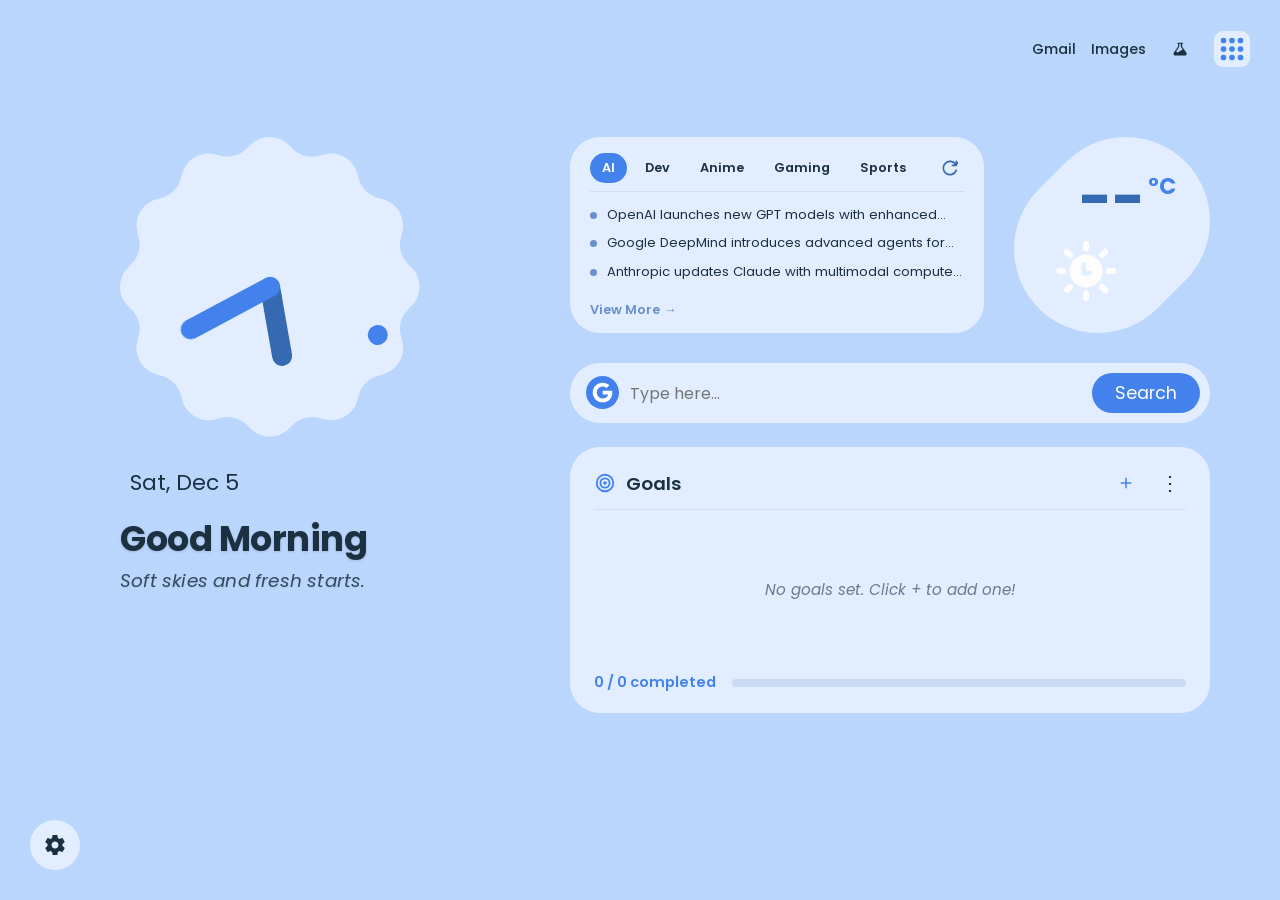
<file: index.html>
<!--
     Material You New Tab
     Copyright (c) 2024-2026 Prem, 2023-2025 XengShi
     Licensed under the GNU General Public License v3.0 (GPL-3.0)
     You should have received a copy of the GNU General Public License along with this program.
     If not, see <https://www.gnu.org/licenses/>.
-->

<!DOCTYPE html>
<html lang="en">

<head>
    <meta charset="UTF-8">
    <meta content="width=device-width, initial-scale=1.0" name="viewport">
    <meta name="google-site-verification" content="j8K161R-W9yVVDoylaoPd2twGbjToAC3EzAFfZU1YOY" />
    <title>New Tab</title>
    <link href="style.css" rel="stylesheet">
    <link href="./favicon/icon48.png" id="favicon" rel="icon" type="image/png">
    <link rel="preconnect" href="https://fonts.googleapis.com">

    <!-- SCRIPTS -->
    <script src="scripts/preload.js"></script>
    <script defer src="scripts/languages.js"></script>
    <script defer src="scripts/save-load-states.js"></script>
    <script defer src="scripts/menu-shortcut-page.js"></script>
    <script defer src="scripts/theme.js"></script>
    <script defer src="scripts/browser-utils.js"></script>
    <script defer src="scripts/alert-modal.js"></script>
    <script defer src="scripts/wallpaper.js"></script>
    <script defer src="scripts/widgets-transparency.js"></script>
    <script defer src="scripts/clock.js"></script>
    <script defer src="scripts/weather.js"></script>
    <script defer src="scripts/news.js"></script>
    <script defer src="scripts/calendar.js"></script>
    <script defer src="scripts/search.js"></script>
    <script defer src="scripts/shortcuts.js"></script>
    <script defer src="scripts/script.js"></script>
    <script defer src="scripts/search-suggestions.js"></script>
    <script defer src="scripts/ai-tools.js"></script>
    <script defer src="scripts/goals.js"></script>
    <script defer src="scripts/google-apps.js"></script>

    <!-- LANGUAGES SCRIPTS -->
    <script src="locales/en.js"></script>
</head>

<body>
    <!-- --------------------- Loading Screen Starting --------------------- -->
    <img src="./images/Loading.png" id="LoadingScreen" fetchpriority="high" />

    <div id="menuButton">
        <svg xmlns="http://www.w3.org/2000/svg" viewBox="0 0 24 24" fill="currentColor" class="settings-btn-icon"
            style="width: 24px; height: 24px;">
            <path
                d="M19.43 12.98c.04-.32.07-.64.07-.98s-.03-.66-.07-.98l2.11-1.65c.19-.15.24-.42.12-.64l-2-3.46c-.12-.22-.39-.3-.61-.22l-2.49 1a8.45 8.45 0 0 0-1.69-.98l-.38-2.65C14.46 2.18 14.25 2 14 2h-4c-.25 0-.46.18-.49.42l-.38 2.65c-.61.25-1.17.59-1.69.98l-2.49-1c-.23-.09-.49 0-.61.22l-2 3.46c-.13.22-.07.49.12.64l2.11 1.65c-.04.32-.07.65-.07.98s.03.66.07.98l-2.11 1.65c-.19.15-.24.42-.12.64l2 3.46c.12.22.39.3.61.22l2.49-1c.52.4 1.08.73 1.69.98l.38 2.65c.03.24.24.42.49.42h4c.25 0 .46-.18.49-.42l.38-2.65c.61-.25 1.17-.59 1.69-.98l2.49 1c.23.09.49 0 .61-.22l2-3.46c.12-.22.07-.49-.12-.64l-2.11-1.65zM12 15.5c-1.93 0-3.5-1.57-3.5-3.5s1.57-3.5 3.5-3.5 3.5 1.57 3.5 3.5-1.57 3.5-3.5 3.5z" />
        </svg>
    </div>



    <!----------------------- Google App Menu Setup Starting ----------------------->

    <!----------------------- Google App Menu Setup Starting ----------------------->
    <!-- Google Header Bar -->
    <div class="googleHeaderBar">
        <a href="https://mail.google.com" target="_self" id="gmailHeaderLink">Gmail</a>
        <a href="https://images.google.com" target="_self" id="imagesHeaderLink">Images</a>
        <!-- Labs Link -->
        <a href="https://labs.google/?category=learn" target="_self" class="header-icon" title="Labs">
            <svg xmlns="http://www.w3.org/2000/svg" viewBox="0 0 64 64" width="24" height="24"
                style="width: 24px; height: 24px; vertical-align: middle;">
                <path fill="currentColor"
                    d="M25,15h14v1h-14z M25,16h15v1h-15z M25,17h15v1h-15z M27,18h3v1h-3z M34,18h4v1h-4z M27,19h3v1h-3z M34,19h4v1h-4z M27,20h3v1h-3z M34,20h4v1h-4z M27,21h3v1h-3z M34,21h4v1h-4z M27,22h3v1h-3z M34,22h4v1h-4z M27,23h3v1h-3z M34,23h4v1h-4z M27,24h3v1h-3z M34,24h4v1h-4z M26,25h4v1h-4z M35,25h3v1h-3z M26,26h3v1h-3z M35,26h3v1h-3z M25,27h4v1h-4z M35,27h4v1h-4z M25,28h3v1h-3z M36,28h4v1h-4z M24,29h4v1h-4z M37,29h3v1h-3z M23,30h4v1h-4z M37,30h4v1h-4z M23,31h3v1h-3z M38,31h4v1h-4z M22,32h4v1h-4z M39,32h4v1h-4z M21,33h4v1h-4z M39,33h4v1h-4z M20,34h4v1h-4z M37,34h7v1h-7z M20,35h4v1h-4z M35,35h10v1h-10z M19,36h4v1h-4z M33,36h12v1h-12z M18,37h4v1h-4z M32,37h14v1h-14z M18,38h4v1h-4z M30,38h17v1h-17z M17,39h6v1h-6z M29,39h18v1h-18z M16,40h8v1h-8z M26,40h22v1h-22z M16,41h33v1h-33z M15,42h34v1h-34z M15,43h35v1h-35z M15,44h35v1h-35z M15,45h35v1h-35z M15,46h34v1h-34z M16,47h33v1h-33z M17,48h31v1h-31z" />
            </svg>
        </a>

        <!-- 9 Dot Icon -->
        <div class="googleAppsCont" id="googleAppsCont">
            <svg class="dot-icon" xmlns="http://www.w3.org/2000/svg" width="36" height="36" viewBox="0 0 24 24">
                <path
                    d="M8 6a2 2 0 1 1-4 0 2 2 0 0 1 4 0m0 6a2 2 0 1 1-4 0 2 2 0 0 1 4 0m-2 8a2 2 0 1 0 0-4 2 2 0 0 0 0 4m8-14a2 2 0 1 1-4 0 2 2 0 0 1 4 0m-2 8a2 2 0 1 0 0-4 2 2 0 0 0 0 4m2 4a2 2 0 1 1-4 0 2 2 0 0 1 4 0m4-10a2 2 0 1 0 0-4 2 2 0 0 0 0 4m2 4a2 2 0 1 1-4 0 2 2 0 0 1 4 0m-2 8a2 2 0 1 0 0-4 2 2 0 0 0 0 4" />
            </svg>
            <!-- Text to appear on hover -->
            <span class="tooltip-text" id="googleAppsHover">Google Apps</span>
        </div>
    </div>

    <!-- Centered Icon Container -->
    <div id="iconContainer" class="icon-container" style="display: none;">
        <!-- 1. Account -->
        <a href="https://myaccount.google.com/" class="icon-item">
            <div class="menuicon">
                <svg xmlns="http://www.w3.org/2000/svg" width="46" height="46" viewBox="0 0 24 24">
                    <path fill="currentColor"
                        d="M12 4c-4.42 0-8 3.58-8 8c0 1.95.7 3.73 1.86 5.12a9.95 9.95 0 0 1 12.28 0A7.96 7.96 0 0 0 20 12c0-4.42-3.58-8-8-8m0 9c-1.93 0-3.5-1.57-3.5-3.5S10.07 6 12 6s3.5 1.57 3.5 3.5S13.93 13 12 13"
                        opacity="0.3" />
                    <path fill="currentColor"
                        d="M12 2C6.48 2 2 6.48 2 12s4.48 10 10 10s10-4.48 10-10S17.52 2 12 2m0 18c-1.74 0-3.34-.56-4.65-1.5C8.66 17.56 10.26 17 12 17s3.34.56 4.65 1.5c-1.31.94-2.91 1.5-4.65 1.5m6.14-2.88a9.95 9.95 0 0 0-12.28 0A7.96 7.96 0 0 1 4 12c0-4.42 3.58-8 8-8s8 3.58 8 8c0 1.95-.7 3.73-1.86 5.12" />
                    <path fill="currentColor"
                        d="M12 5.93c-1.93 0-3.5 1.57-3.5 3.5s1.57 3.5 3.5 3.5s3.5-1.57 3.5-3.5s-1.57-3.5-3.5-3.5m0 5c-.83 0-1.5-.67-1.5-1.5s.67-1.5 1.5-1.5s1.5.67 1.5 1.5s-.67 1.5-1.5 1.5" />
                </svg>
            </div>
            <div class="label short">Account</div>
        </a>
        <!-- 2. Drive -->
        <a href="https://drive.google.com/" class="icon-item">
            <div class="menuicon">
                <svg xmlns="http://www.w3.org/2000/svg" width="40" height="40" viewBox="0 0 24 24">
                    <path fill="currentColor"
                        d="M12.01 1.485c-2.082 0-3.754.02-3.743.047.01.02 1.708 3.001 3.774 6.62l3.76 6.574h3.76c2.081 0 3.753-.02 3.742-.047-.005-.02-1.708-3.001-3.775-6.62l-3.76-6.574zm-4.76 1.73a789.828 789.861 0 0 0-3.63 6.319L0 15.868l1.89 3.298 1.885 3.297 3.62-6.335 3.618-6.33-1.88-3.287C8.1 4.704 7.255 3.22 7.25 3.214zm2.259 12.653-.203.348c-.114.198-.96 1.672-1.88 3.287a423.93 423.948 0 0 1-1.698 2.97c-.01.026 3.24.042 7.222.042h7.244l1.796-3.157c.992-1.734 1.85-3.23 1.906-3.323l.104-.167h-7.249z" />
                </svg>
            </div>
            <div class="label short">Drive</div>
        </a>
        <!-- 3. Docs -->
        <a href="https://docs.google.com/document/" class="icon-item">
            <div class="menuicon">
                <svg xmlns="http://www.w3.org/2000/svg" width="39" height="39" viewBox="0 0 24 24">
                    <path fill="currentColor"
                        d="M14.727 6.727H14V0H4.91c-.905 0-1.637.732-1.637 1.636v20.728c0 .904.732 1.636 1.636 1.636h14.182c.904 0 1.636-.732 1.636-1.636V6.727zm-.545 10.455H7.09v-1.364h7.09v1.364zm2.727-3.273H7.091v-1.364h9.818zm0-3.273H7.091V9.273h9.818zM14.727 6h6l-6-6z" />
                </svg>
            </div>
            <div class="label short">Docs</div>
        </a>
        <!-- 4. Sheets -->
        <a href="https://docs.google.com/spreadsheets/" class="icon-item">
            <div class="menuicon">
                <svg xmlns="http://www.w3.org/2000/svg" width="39" height="39" viewBox="0 0 24 24">
                    <path fill="currentColor"
                        d="M11.318 12.545H7.91v-1.909h3.41v1.91zM14.728 0v6h6zm1.363 10.636h-3.41v1.91h3.41zm0 3.273h-3.41v1.91h3.41zM20.727 6.5v15.864c0 .904-.732 1.636-1.636 1.636H4.909a1.636 1.636 0 0 1-1.636-1.636V1.636C3.273.732 4.005 0 4.909 0h9.318v6.5zm-3.273 2.773H6.545v7.909h10.91v-7.91zm-6.136 4.636H7.91v1.91h3.41v-1.91z" />
                </svg>
            </div>
            <div class="label short">Sheets</div>
        </a>
        <!-- 5. Slides -->
        <a href="https://docs.google.com/presentation/" class="icon-item">
            <div class="menuicon">
                <svg xmlns="http://www.w3.org/2000/svg" width="39" height="39" viewBox="0 0 24 24">
                    <path fill="currentColor"
                        d="M16.09 15.273H7.91v-4.637h8.18zm1.728-8.523h2.91v15.614c0 .904-.733 1.636-1.637 1.636H4.909a1.636 1.636 0 0 1-1.636-1.636V1.636C3.273.732 4.005 0 4.909 0h9.068v6.75zm-.363 2.523H6.545v7.363h10.91zm-2.728-5.979V6h6.001l-6-6v3.294z" />
                </svg>
            </div>
            <div class="label short">Slides</div>
        </a>
        <!-- 6. Vids -->
        <a href="https://vids.google.com/" class="icon-item">
            <div class="menuicon">
                <svg xmlns="http://www.w3.org/2000/svg" width="40" height="40" viewBox="0 0 24 24" fill="none">
                    <rect x="3" y="3" width="18" height="18" rx="6" fill="#673ab7" />
                    <polygon points="10,8 16,12 10,16" fill="white" />
                </svg>
            </div>
            <div class="label short">Vids</div>
        </a>
        <!-- 7. NotebookLM -->
        <a href="https://notebooklm.google.com/" class="icon-item">
            <div class="menuicon">
                <img src="images/asset-preview.webp" alt="NotebookLM"
                    style="width: 36px; height: 36px; border-radius: 50%; object-fit: cover;" />
            </div>
            <div class="label short">NotebookLM</div>
        </a>
        <!-- Calendar -->
        <a href="https://calendar.google.com/" class="icon-item">
            <div class="menuicon">
                <svg xmlns="http://www.w3.org/2000/svg" width="36" height="36" viewBox="0 0 24 24">
                    <path fill="currentColor"
                        d="M18.316 5.684H24v12.632h-5.684zM5.684 24h12.632v-5.684H5.684zM18.316 5.684V0H1.895A1.894 1.894 0 0 0 0 1.895v16.421h5.684V5.684zm-7.207 6.25v-.065q.407-.216.687-.617c.28-.401.279-.595.279-.982q0-.568-.3-1.025a2.05 2.05 0 0 0-.832-.714 2.7 2.7 0 0 0-1.197-.257q-.9 0-1.481.467-.579.467-.793 1.078l1.085.452q.13-.374.413-.633.284-.258.767-.257.495 0 .816.264a.86.86 0 0 1 .322.703q0 .495-.36.778t-.886.284h-.567v1.085h.633q.611 0 1.02.327.407.327.407.843 0 .505-.387.832c-.387.327-.565.327-.924.327q-.527 0-.897-.311-.372-.312-.521-.881l-1.096.452q.268.923.977 1.401.707.479 1.538.477a2.84 2.84 0 0 0 1.293-.291q.574-.29.902-.794.327-.505.327-1.149 0-.643-.344-1.105a2.07 2.07 0 0 0-.881-.689m2.093-1.931.602.913L15 10.045v5.744h1.187V8.446h-.827zM22.105 0h-3.289v5.184H24V1.895A1.894 1.894 0 0 0 22.105 0m-3.289 23.5 4.684-4.684h-4.684zM0 22.105C0 23.152.848 24 1.895 24h3.289v-5.184H0z" />
                </svg>
            </div>
            <div class="label short">Calendar</div>
        </a>
        <!-- Meet -->
        <a href="https://meet.google.com/" class="icon-item">
            <div class="menuicon">
                <svg xmlns="http://www.w3.org/2000/svg" viewBox="0 0 50 50" width="41" height="41">
                    <path fill="currentColor"
                        d="M2 18L2 32 12 32 12 18zM39 9v4.31l-10 9V16H14V6h22C37.66 6 39 7.34 39 9zM29 27.69l10 9V41c0 1.66-1.34 3-3 3H14V34h15V27.69zM12 34v10H5c-1.657 0-3-1.343-3-3v-7H12zM12 6L12 16 2 16zM29 25L39 16 39 34zM49 9.25v31.5c0 .87-1.03 1.33-1.67.75L41 35.8V14.2l6.33-5.7C47.97 7.92 49 8.38 49 9.25z" />
                </svg>
            </div>
            <div class="label short">Meet</div>
        </a>
        <!-- 8. Classroom -->
        <a href="https://classroom.google.com/" class="icon-item">
            <div class="menuicon">
                <svg xmlns="http://www.w3.org/2000/svg" width="36" height="36" viewBox="0 0 24 24">
                    <path fill="currentColor"
                        d="M1.637 1.637C.732 1.637 0 2.369 0 3.273v17.454c0 .904.732 1.636 1.637 1.636h20.726c.905 0 1.637-.732 1.637-1.636V3.273c0-.904-.732-1.636-1.637-1.636zm.545 2.181h19.636v16.364h-2.726v-1.09h-4.91v1.09h-12zM12 8.182a1.636 1.636 0 1 0 0 3.273 1.636 1.636 0 1 0 0-3.273m-4.363 1.91c-.678 0-1.229.55-1.229 1.226a1.228 1.228 0 0 0 2.455 0c0-.677-.549-1.226-1.226-1.226m8.726 0a1.227 1.227 0 1 0 0 2.453 1.227 1.227 0 0 0 0-2.453M12 12.545c-1.179 0-2.413.401-3.148 1.006a4.1 4.1 0 0 0-1.215-.188c-1.314 0-2.729.695-2.729 1.559v.896h14.184v-.896c0-.864-1.415-1.559-2.729-1.559-.41 0-.83.068-1.215.188-.735-.605-1.969-1.006-3.148-1.006" />
                </svg>
            </div>
            <div class="label short">Classroom</div>
        </a>
        <!-- 9. Photos -->
        <a href="https://photos.google.com/" class="icon-item">
            <div class="menuicon">
                <svg xmlns="http://www.w3.org/2000/svg" width="42" height="42" viewBox="0 0 256 256">
                    <g fill="currentColor">
                        <path
                            d="M192 88a63.7 63.7 0 0 1-14 40h-50V24a64 64 0 0 1 64 64M64 168a64 64 0 0 0 64 64V128H78a63.7 63.7 0 0 0-14 40"
                            opacity=".2" />
                        <path
                            d="M232 120h-39.51A72 72 0 0 0 128 16a8 8 0 0 0-8 8v39.51A72 72 0 0 0 16 128a8 8 0 0 0 8 8h39.51A72 72 0 0 0 128 240a8 8 0 0 0 8-8v-39.51A72 72 0 0 0 240 128a8 8 0 0 0-8-8M120 223.43A56.09 56.09 0 0 1 72 168a55.3 55.3 0 0 1 10-32h38ZM120 120H32.57A56.09 56.09 0 0 1 88 72a55.3 55.3 0 0 1 32 10Zm16-87.43A56.09 56.09 0 0 1 184 88a55.3 55.3 0 0 1-10 32h-38ZM168 184a55.3 55.3 0 0 1-32-10v-38h87.43A56.09 56.09 0 0 1 168 184" />
                    </g>
                </svg>
            </div>
            <div class="label short">Photos</div>
        </a>
        <!-- 10. Chrome Web Store -->
        <a href="https://chromewebstore.google.com/" class="icon-item">
            <div class="menuicon">
                <svg xmlns="http://www.w3.org/2000/svg" width="38" height="38" viewBox="0 0 24 24">
                    <path fill="currentColor"
                        d="M0 1.637v19.09c0 .9.736 1.636 1.636 1.636h.131a10.4 10.4 0 0 1-.13-1.636 10.3 10.3 0 0 1 1.667-5.64l4.202 7.276h1.128A3.77 3.77 0 0 1 12 16.958a3.77 3.77 0 0 1 3.366 5.406h1.048a4.7 4.7 0 0 0-1.587-5.406h6.83a10.34 10.34 0 0 1 .577 5.406h.13c.9 0 1.636-.737 1.636-1.637V1.637Zm9.273 2.181h5.454a1.09 1.09 0 1 1 0 2.182H9.273a1.09 1.09 0 1 1 0-2.182M12 10.364a10.36 10.36 0 0 1 9.233 5.652H12a4.71 4.71 0 0 0-4.677 4.149L3.91 14.25A10.34 10.34 0 0 1 12 10.364" />
                </svg>
            </div>
            <div class="label short">Chrome Store</div>
        </a>
    </div>
    <!-- ________________ End of Google App Menu ________________ -->

    <div class="centerDiv">
        <div class="leftDiv" id="leftDiv">

            <!-- ____________clock___________ -->
            <div class="clock" id="analogClock">

                <svg fill="none" height="100%" viewBox="0 0 461 461" width="100%" xmlns="http://www.w3.org/2000/svg">
                    <path class="bgLightTint" clip-rule="evenodd" fill-rule="evenodd"
                        d="M93.6379 63.9405C89.7543 78.4344 78.4333 89.7554 63.9394 93.639l-7.4405 1.9937c-22.4055 6.0033-35.702 29.0333-29.6984 51.4393l1.9196 7.164c3.8837 14.494-.2601 29.959-10.8704 40.569l-5.5482 5.548c-16.402 16.402-16.402 42.995 0 59.397l5.6221 5.622c10.6102 10.611 14.754 26.075 10.8704 40.569l-1.9936 7.441c-6.0036 22.405 7.2929 45.435 29.6985 51.439l7.4406 1.994c14.4939 3.883 25.8149 15.204 29.6985 29.698l1.9942 7.443c6.0038 22.405 29.0338 35.702 51.4388 29.698l7.442-1.994c14.494-3.883 29.959.26 40.569 10.871l5.271 5.271c16.402 16.402 42.995 16.402 59.397 0l5.347-5.347c10.61-10.61 26.075-14.754 40.569-10.87l7.717 2.068c22.405 6.003 45.435-7.293 51.439-29.699l1.993-7.439c3.884-14.494 15.205-25.815 29.699-29.699l7.441-1.994c22.406-6.003 35.702-29.033 29.699-51.439l-2.068-7.718c-3.884-14.493.26-29.958 10.87-40.569l5.346-5.346c16.402-16.402 16.402-42.995 0-59.397l-5.272-5.272c-10.61-10.61-14.754-26.075-10.87-40.569l1.994-7.441c6.003-22.406-7.293-45.436-29.699-51.4398l-7.441-1.9939c-14.494-3.8836-25.815-15.2046-29.699-29.6984l-1.993-7.4395c-6.004-22.4056-29.034-35.702-51.439-29.6985l-7.441 1.9937c-14.494 3.8836-29.959-.2601-40.569-10.8704l-5.623-5.6227c-16.402-16.402-42.995-16.402-59.397 0l-5.547 5.5476c-10.61 10.6102-26.075 14.754-40.569 10.8704l-7.166-1.92c-22.405-6.0036-45.435 7.2929-51.4388 29.6985l-1.9943 7.4425Z" />
                </svg>
                <div class="centerPoint">
                    <div class="sui" id="hour"></div>
                    <div class="sui" id="second"></div>
                    <div class="sui" id="minute"></div>
                </div>
            </div>
            <div class="clock" id="digitalClock">
                <svg fill="none" height="100%" viewBox="60 0 460 450" width="100%" xmlns="http://www.w3.org/2000/svg">
                    <!-- Background oval shape -->
                    <rect class="bgLightTint" height="350" rx="180" width="460" x="60" y="40"></rect>

                    <!-- Date Text -->
                    <text id="digidate" x="290" y="120" text-anchor="middle" fill="#E2EEFF" font-size="28"
                        font-family="Arial" class="digidate">Thu 9</text>

                    <!-- Full Time Text (Hour:Minute) -->
                    <text x="290" y="260" id="digiclock" class="digiclock" font-family="Arial">
                        <tspan id="digihours">6</tspan>
                        <tspan id="digicolon" dx="-34">:</tspan>
                        <tspan id="digiminutes" dx="-34">28</tspan>
                    </text>

                    <!-- AM/PM Text -->
                    <text id="amPm" x="290" y="330" text-anchor="middle" fill="#E2EEFF" font-size="28"
                        font-family="Arial" class="amPm">AM</text>
                </svg>
            </div>

            <!-- ____________end of clock______________ -->

            <div class="ttteexxtt">
                <div id="date"></div>
                <div id="userText" contenteditable="false" spellcheck="false" style="cursor: default;"></div>
            </div>
        </div>
        <!-- ---------end of leftDiv--------------- -->

        <div class="rightDiv" id="rightDiv">
            <!-- ---weather stuff--------- -->
            <!-- ---Weather Widget--------- -->
            <div class="topDiv" id="hideWeather">
                <!-- News Section -->
                <div class="news-widget bgLightTint">
                    <div class="news-header">
                        <div class="news-tabs">
                            <button class="news-tab active" data-category="ai" title="AI News"><span
                                    class="tab-label">AI</span></button>
                            <button class="news-tab" data-category="dev" title="Developer News"><span
                                    class="tab-label">Dev</span></button>
                            <button class="news-tab" data-category="anime" title="Anime News"><span
                                    class="tab-label">Anime</span></button>
                            <button class="news-tab" data-category="gaming" title="Gaming News"><span
                                    class="tab-label">Gaming</span></button>
                            <button class="news-tab" data-category="sports" title="Sports News"><span
                                    class="tab-label">Sports</span></button>
                            <button class="news-tab" data-category="cinema" title="Cinema News"><span
                                    class="tab-label">Cinema</span></button>
                            <button class="news-tab" data-category="local" title="Local News (Tamil Nadu & India)"><span
                                    class="tab-label">Local</span></button>
                            <button class="news-tab" data-category="general" title="Global News"><span
                                    class="tab-label">Global</span></button>
                            <button class="news-tab" data-category="other" title="Science, Space, Finance & More"><span
                                    class="tab-label">Other</span></button>
                        </div>
                        <button class="news-refresh-btn" id="newsRefreshBtn" title="Refresh News">
                            <svg class="refresh-icon" width="16" height="16" viewBox="0 0 24 24" fill="none"
                                stroke="currentColor" stroke-width="2.5" stroke-linecap="round" stroke-linejoin="round">
                                <path d="M21.5 2v6h-6M21.34 15.57a10 10 0 1 1-.57-8.38l5.67-5.67" />
                            </svg>
                        </button>
                    </div>
                    <div class="news-list" id="newsList">
                        <div class="news-skeleton">
                            <div class="news-skeleton-item"><span class="skeleton-bullet"></span><span
                                    class="skeleton-text"></span></div>
                            <div class="news-skeleton-item"><span class="skeleton-bullet"></span><span
                                    class="skeleton-text"></span></div>
                            <div class="news-skeleton-item"><span class="skeleton-bullet"></span><span
                                    class="skeleton-text"></span></div>
                        </div>
                    </div>
                    <a href="https://news.google.com" target="_blank" class="news-read-more" id="newsReadMore">
                        View More <span class="news-arrow">→</span>
                    </a>
                </div>

                <!-- Weather blob -->
                <div class="rAndakar">
                    <svg fill="none" height="100%" viewBox="0 0 288 288" width="100%"
                        xmlns="http://www.w3.org/2000/svg">
                        <rect class="bgLightTint" fill="#E2EEFF" height="304.742" rx="123.401"
                            transform="rotate(45 164.485 -51)" width="246.801" x="164.485" y="-51" />
                    </svg>
                    <div class="wInfo">
                        <div id="temp">--<span class="tempUnit">°C</span></div>
                        <img id="wIcon" src="./svgs/defaultWeather.svg" alt="Weather Icon">
                    </div>
                </div>
            </div>
            <!-- ------end of weather stuff------------ -->

            <!-- ----------searchbar-------------- -->
            <div class="searchbar bgLightTint" id="searchbar">

                <div class="searchIcon">
                    <svg fill="none" height="100%" viewBox="0 0 45 45" width="100%" xmlns="http://www.w3.org/2000/svg">
                        <path id="searchIconDark" class="accentColor"
                            d="M20.012 0A20.02 20.02 0 0 0 3.729 8.38a20.01 20.01 0 0 0 2.417 26.063 20.02 20.02 0 0 0 17.547 5.245 20 20 0 0 0 8.592-3.864L40.76 44.3a2.502 2.502 0 0 0 3.539-3.54l-8.475-8.472a20.01 20.01 0 0 0 2.166-21.074A20.02 20.02 0 0 0 20.014 0zm.002 5.004A15 15 0 0 1 30.629 9.4a15 15 0 0 1 4.394 10.614 15 15 0 0 1-4.394 10.615 15.01 15.01 0 0 1-21.23 0 15 15 0 0 1-4.397-10.615H5A15 15 0 0 1 9.398 9.4a15 15 0 0 1 10.616-4.396m-.463 5.014a10.01 10.01 0 0 0-9.545 9.996A10.007 10.007 0 0 0 20.012 30.02h.002a10 10 0 0 0 7.076-2.93 10.007 10.007 0 0 0 0-14.152 10 10 0 0 0-7.54-2.92" />
                    </svg>
                </div>
                <div class="searchIcon">
                    <!-- Dropdown Button -->
                    <div class="dropdown search-dropdown">
                        <!-- Default Search Engine -->
                        <button id="default-dropdown-item" style="cursor: pointer;" role="button" class="dropdown-btn">
                            <div id="default-dropdown" data-default data-engine-name="google" data-engine="1"
                                class="dropdown-item">
                                <svg width="30" height="30">
                                    <use href="#google-engine-icon" />
                                </svg>
                                <span class="engine-name" id="googleEngineDD">
                                    Google
                                </span>
                            </div>
                        </button>
                        <div class="dropdown-content">


                            <div data-engine="5" data-engine-name="youtube" id="youtube-dropdown" class="dropdown-item">
                                <svg width="30" height="30">
                                    <use href="#youtube-engine-icon" />
                                </svg>
                                <span class="engine-name" id="youtubeEngineDD">YouTube</span>
                            </div>

                            <div data-engine="7" data-engine-name="reddit" id="reddit-dropdown" class="dropdown-item">
                                <svg width="30" height="30">
                                    <use href="#reddit-engine-icon" />
                                </svg>
                                <span class="engine-name" id="redditEngineDD">Reddit</span>
                            </div>

                            <div data-engine="8" data-engine-name="wikipedia" id="wikipedia-dropdown"
                                class="dropdown-item">
                                <svg width="30" height="30">
                                    <use href="#wikipedia-engine-icon" />
                                </svg>
                                <span class="engine-name" id="wikipediaEngineDD">Wikipedia</span>
                            </div>

                            <div data-engine="9" data-engine-name="quora" id="quora-dropdown" class="dropdown-item">
                                <svg width="30" height="30">
                                    <use href="#quora-engine-icon" />
                                </svg>
                                <span class="engine-name" id="quoraEngineDD">Quora</span>
                            </div>

                            <div data-engine="10" data-engine-name="stackoverflow" id="stackoverflow-dropdown"
                                class="dropdown-item">
                                <svg width="30" height="30">
                                    <use href="#stackoverflow-engine-icon" />
                                </svg>
                                <span class="engine-name" id="stackoverflowEngineDD">Stack Overflow</span>
                            </div>

                            <div data-engine="11" data-engine-name="scholar" id="scholar-dropdown"
                                class="dropdown-item">
                                <svg width="30" height="30">
                                    <use href="#scholar-engine-icon" />
                                </svg>
                                <span class="engine-name" id="scholarEngineDD">Google Scholar</span>
                            </div>

                        </div>
                    </div>
                </div>

                <div class="searchbar-content">
                    <input id="mainInput" placeholder="Type here..." type="text" autocomplete="off">

                    <div class="searchControls">
                        <!-- Search Button -->
                        <button id="enterBtn">Search</button>
                    </div>
                </div>
            </div>
            <div id="resultBox" class="resultBox bgLightTint" style="display: none;"></div>
            <!-- ----------end of searchbar-------------- -->

            <svg style="display: none;">
                <symbol id="google-engine-icon" viewBox="0 0 28 28" xmlns="http://www.w3.org/2000/svg">
                    <path
                        d="M24.805 12.0177c.1309.7383.1961 1.4863.195 2.2357 0 3.3466-1.2204 6.1763-3.3441 8.0916h.0028C19.8016 24.0265 17.2487 25 14.2216 25c-2.9761 0-5.8304-1.1589-7.9349-3.2217C4.1823 19.7154 3 16.9176 3 14.0004c0-2.9173 1.1823-5.7151 3.2867-7.778 2.1045-2.0628 4.9588-3.2217 7.9349-3.2217 2.7857-.032 5.476.9939 7.5073 2.8627l-3.2038 3.1404c-1.1581-1.0822-2.7037-1.6747-4.3035-1.65-2.9274 0-5.4144 1.936-6.301 4.5429a6.4654 6.4654 0 0 0 0 4.2115h.0043c.8907 2.6028 3.3735 4.5387 6.3009 4.5387 1.5121 0 2.811-.3795 3.8182-1.0505h-.0042a5.1412 5.1412 0 0 0 1.4705-1.4462 5.0327 5.0327 0 0 0 .7724-1.8963h-6.0611v-4.2348l10.5834-.0014Z" />
                </symbol>
            </svg>

            <svg style="display: none;">
                <symbol id="duck-engine-icon" viewBox="0 0 28 28" xmlns="http://www.w3.org/2000/svg">
                    <path
                        d="M10.5 7a1.5 1.5 0 1 0 0 3 1.5 1.5 0 0 0 0-3ZM12 4a5 5 0 0 1 2.86 9.1c1.58.15 3.36.51 5.14 1.4 3 1.5 4-.5 4-.5s-1 9-7 9h-6s-5 0-5-5c0-3 3-4 2-6-4 0-4-3.5-4-3.5 1 .5 2.24.5 3 .15A5.02 5.02 0 0 1 12 4Z" />
                </symbol>
            </svg>

            <svg style="display: none;">
                <symbol id="bing-engine-icon" viewBox="0 0 28 28" xmlns="http://www.w3.org/2000/svg">
                    <path
                        d="M22.9991 13.1645a.4638.4638 0 0 0-.0872-.2527.4546.4546 0 0 0-.2112-.1608l-8.8313-2.7685c-.1648-.0514-.24.0372-.1676.1963l1.6424 3.6516c.0725.16.2598.3496.416.422l2.2533 1.0442c.1562.0724.16.1991.0075.281l-9.6135 5.1749c-.1515.082-.1713.0534-.0433-.0638l3.6933-3.3668a.8237.8237 0 0 0 .2335-.5315l.0037-10.2051a.4647.4647 0 0 0-.0874-.2533.456.456 0 0 0-.2119-.1612L8.2993 5.0133C8.1346 4.962 8 5.0638 8 5.2401v15.481c0 .1763.1148.403.256.504l3.7554 2.6932c.1412.101.3765.1096.5243.019l10.1951-6.2143a.623.623 0 0 0 .1902-.2097A.6332.6332 0 0 0 23 17.24v-4.0755h-.0009Z" />
                </symbol>
            </svg>

            <svg style="display: none;">
                <symbol id="brave-engine-icon" viewBox="0 -0.5 24 24" xmlns="http://www.w3.org/2000/svg">
                    <path
                        d="m15.013 2 1.716 1.983s1.507-.426 2.218.299a62 62 0 0 1 1.298 1.364l-.46 1.152.585 1.705s-1.723 6.65-1.925 7.463c-.398 1.599-.67 2.217-1.8 3.027a152 152 0 0 1-3.742 2.584c-.287.2-.608.423-.903.423s-.617-.224-.904-.423q-.117-.083-.226-.153a152 152 0 0 1-3.516-2.43c-1.13-.811-1.402-1.43-1.8-3.028-.202-.812-1.925-7.463-1.925-7.463l.586-1.705-.46-1.152s.585-.64 1.297-1.364c.711-.725 2.218-.299 2.218-.299L8.986 2zM7.751 5.241s-2.207 2.719-2.207 3.3c0 .48.19.668.414.89q.07.069.143.146l1.655 1.79.054.057c.165.169.409.418.237.832l-.035.084c-.189.449-.42 1.002-.125 1.563.314.597.853.995 1.199.93.345-.067 1.156-.498 1.454-.696s1.243-.991 1.243-1.295c0-.253-.68-.675-1.01-.88l-.147-.093-.162-.104c-.301-.19-.845-.536-.859-.688-.017-.188-.01-.244.233-.709.051-.099.112-.205.174-.315.232-.405.49-.86.433-1.184-.064-.368-.63-.578-1.107-.757l-.175-.065-.498-.19v-.001a44 44 0 0 1-1.096-.426c-.12-.057-.09-.11.277-.146l.178-.019c.455-.05 1.292-.14 1.7-.024l.264.073c.457.127 1.018.281 1.072.37l.027.042c.052.075.085.123.028.44l-.094.508c-.127.672-.324 1.724-.349 1.96l-.011.095c-.032.263-.053.438.247.508l.078.018c.338.08.834.195 1.014.195.179 0 .675-.116 1.013-.195l.078-.018c.3-.07.279-.245.247-.508l-.01-.095c-.026-.236-.223-1.285-.35-1.957l-.094-.51c-.057-.318-.024-.366.028-.44l.027-.043c.054-.089.615-.243 1.072-.37l.265-.073c.407-.116 1.245-.025 1.699.024l.178.019c.367.035.398.09.277.146-.087.041-.618.244-1.096.426l-.498.19-.174.066c-.479.179-1.043.39-1.108.757-.058.325.202.779.433 1.185.062.109.123.215.175.314.242.465.249.52.232.709-.014.153-.558.497-.86.688-.07.044-.127.08-.16.104l-.148.093c-.33.205-1.01.627-1.01.88 0 .304.945 1.098 1.243 1.295.298.198 1.11.63 1.455.695.345.066.884-.332 1.198-.929.296-.56.064-1.114-.124-1.563l-.036-.084c-.171-.414.072-.663.237-.832l.054-.056 1.655-1.791q.074-.078.144-.146c.223-.222.413-.41.413-.89 0-.581-2.207-3.3-2.207-3.3s-1.863.363-2.114.363c-.2 0-.587-.136-.99-.277l-.307-.107c-.503-.17-.837-.172-.837-.172h.009-.018H12c-.006 0-.34.003-.838.172q-.152.052-.306.107c-.404.141-.79.277-.99.277-.252 0-2.115-.363-2.115-.363m5.688 9.78c-.59-.31-1.325-.575-1.44-.575s-.85.265-1.439.576l-.374.196c-.395.207-.674.354-.78.422-.137.087-.053.251.071.34.125.09 1.797 1.41 1.96 1.556l.065.06c.156.143.356.326.498.326.141 0 .34-.183.497-.326l.066-.06a99 99 0 0 1 1.959-1.555c.124-.09.208-.254.071-.341-.105-.068-.385-.214-.778-.421z" />
                </symbol>
            </svg>

            <svg style="display: none;">
                <symbol id="youtube-engine-icon" viewBox="0 0 24 24" xmlns="http://www.w3.org/2000/svg">
                    <path style="transform: scale(0.77); transform-origin: center;"
                        d="M23.498 6.186a3.016 3.016 0 0 0-2.122-2.136C19.505 3.545 12 3.545 12 3.545s-7.505 0-9.377.505A3.017 3.017 0 0 0 .502 6.186C0 8.07 0 12 0 12s0 3.93.502 5.814a3.016 3.016 0 0 0 2.122 2.136c1.871.505 9.376.505 9.376.505s7.505 0 9.377-.505a3.015 3.015 0 0 0 2.122-2.136C24 15.93 24 12 24 12s0-3.93-.502-5.814zM9.545 15.568V8.432L15.818 12l-6.273 3.568z" />
                </symbol>
            </svg>

            <svg style="display: none;">
                <symbol id="gImages-engine-icon" viewBox="0 0 50 50" xmlns="http://www.w3.org/2000/svg">
                    <path style="transform: scale(0.92); transform-origin: center;"
                        d="M24.844 0A.998.998 0 0 0 24 1v10H12.906c-.25.02-.484.129-.656.313v.03a.472.472 0 0 0-.063.063L.25 24.312A1.001 1.001 0 0 0 1 26h10v11a.994.994 0 0 0 .313.75l13 12A1.001 1.001 0 0 0 26 49V39h11a.994.994 0 0 0 .75-.313l12-13A1.001 1.001 0 0 0 49 24H39V13a.994.994 0 0 0-.313-.75l-13-12a.996.996 0 0 0-.843-.25ZM26 3.313 36.5 13l-9.25 9.25A5.037 5.037 0 0 1 26 18.937v-7.031ZM13 13.5l9.25 9.25A5.037 5.037 0 0 1 18.937 24H3.313Zm12 9.063A7.135 7.135 0 0 0 27.438 25 7.135 7.135 0 0 0 25 27.438 7.135 7.135 0 0 0 22.562 25 7.135 7.135 0 0 0 25 22.562ZM31.063 26h15.625L37 36.5l-9.25-9.25A5.037 5.037 0 0 1 31.063 26Zm-8.313 1.75c.77.887 1.25 2.04 1.25 3.313v15.624L13.5 37Z" />
                </symbol>
            </svg>

            <svg style="display: none;">
                <symbol id="reddit-engine-icon" viewBox="0 0 256 256" xmlns="http://www.w3.org/2000/svg">
                    <path style="transform: scale(1.24); transform-origin: center;"
                        d="M213.15 129.22c0-10.376-8.391-18.617-18.617-18.617a18.74 18.74 0 0 0-12.97 5.189c-12.818-9.157-30.368-15.107-49.9-15.87l8.544-39.981 27.773 5.95c.307 7.02 6.104 12.667 13.278 12.667 7.324 0 13.275-5.95 13.275-13.278 0-7.324-5.95-13.275-13.275-13.275-5.188 0-9.768 3.052-11.904 7.478l-30.976-6.562c-.916-.154-1.832 0-2.443.458-.763.458-1.22 1.22-1.371 2.136l-9.464 44.558c-19.837.612-37.692 6.562-50.662 15.872a18.74 18.74 0 0 0-12.971-5.188c-10.377 0-18.617 8.391-18.617 18.617 0 7.629 4.577 14.037 10.988 16.939a33.6 33.6 0 0 0-.458 5.646c0 28.686 33.42 52.036 74.621 52.036 41.202 0 74.622-23.196 74.622-52.036a35 35 0 0 0-.458-5.646c6.408-2.902 10.985-9.464 10.985-17.093M85.272 142.495c0-7.324 5.95-13.275 13.278-13.275 7.324 0 13.275 5.95 13.275 13.275s-5.95 13.278-13.275 13.278c-7.327.15-13.278-5.953-13.278-13.278m74.317 35.251c-9.156 9.157-26.553 9.768-31.588 9.768-5.188 0-22.584-.765-31.59-9.768-1.371-1.373-1.371-3.51 0-4.883 1.374-1.371 3.51-1.371 4.884 0 5.8 5.8 18.008 7.782 26.706 7.782s21.058-1.983 26.704-7.782c1.374-1.371 3.51-1.371 4.884 0 1.22 1.373 1.22 3.51 0 4.883m-2.443-21.822c-7.325 0-13.275-5.95-13.275-13.275s5.95-13.275 13.275-13.275c7.327 0 13.277 5.95 13.277 13.275 0 7.17-5.95 13.275-13.277 13.275" />
                </symbol>
            </svg>

            <svg style="display: none;">
                <symbol id="wikipedia-engine-icon" viewBox="0 -0.5 32 32" xmlns="http://www.w3.org/2000/svg">
                    <path style="transform: scale(0.95); transform-origin: center;"
                        d="M30 9.215a.31.31 0 0 1-.313.308h-1.68l-7.616 16.215a.31.31 0 0 1-.278.18h-.004a.31.31 0 0 1-.28-.172l-3.614-7.168-3.902 7.18a.313.313 0 0 1-.555-.016L4.055 9.523H2.313A.31.31 0 0 1 2 9.215V8.39a.31.31 0 0 1 .313-.309h6.21a.31.31 0 0 1 .313.309v.824a.31.31 0 0 1-.313.308H7.188l5.316 12.262 2.766-5.168-3.508-7.09h-.844a.313.313 0 0 1-.313-.312v-.82c0-.172.141-.313.313-.313h4.598a.31.31 0 0 1 .308.313v.82a.307.307 0 0 1-.308.308h-.813l2.02 4.415 2.402-4.415h-1.473a.31.31 0 0 1-.312-.308v-.82a.31.31 0 0 1 .312-.313h4.465a.31.31 0 0 1 .309.313v.82a.307.307 0 0 1-.309.308h-.98l-3.504 6.372 2.855 5.875L26 9.523h-1.746a.31.31 0 0 1-.313-.308v-.82c0-.172.141-.313.313-.313h5.433a.31.31 0 0 1 .313.313z" />
                </symbol>
            </svg>

            <svg style="display: none;">
                <symbol id="quora-engine-icon" viewBox="0 0 24 24" xmlns="http://www.w3.org/2000/svg">
                    <path style="transform: scale(0.67); transform-origin: center;"
                        d="M7.38.948A11.963 11.963 0 0 1 21.248 19.54l2.41 2.422c.732.736.21 1.99-.828 1.99l-10.71.01a12.52 12.52 0 0 1-.304 0h-.02A11.963 11.963 0 0 1 7.382.95Zm7.322 4.428a7.172 7.172 0 1 0-5.488 13.252 7.172 7.172 0 0 0 5.489-13.252Z" />
                </symbol>
            </svg>

            <svg style="display: none;">
                <symbol id="stackoverflow-engine-icon" viewBox="0 0 24 24" xmlns="http://www.w3.org/2000/svg">
                    <path style="transform: scale(0.77); transform-origin: center;" fill="currentColor"
                        d="M18.986 21.865v-6.404h2.24v8.644H2.925v-8.644h2.24v6.404h13.821zm-11.643-5.484h9.341v-2.24H7.343v2.24zm.76-5.817l8.839 3.09 1.12-3.2-8.839-3.09-1.12 3.2zm2.08-5.32l7.733 5.37 1.832-2.617-7.733-5.37-1.832 2.617zm3.84-4.27l5.96 7.29 2.617-2.14-5.96-7.29-2.617 2.14zm5.66-2.58l3.6 8.69 2.793-1.155-3.6-8.69-2.793 1.155z" />
                </symbol>
            </svg>

            <svg style="display: none;">
                <symbol id="scholar-engine-icon" viewBox="0 0 24 24" xmlns="http://www.w3.org/2000/svg">
                    <path style="transform: scale(0.77); transform-origin: center;"
                        d="M5.242 13.769L0 9.5 12 0l12 9.5-5.242 4.269C17.548 11.249 14.978 9.5 12 9.5c-2.977 0-5.548 1.748-6.758 4.269zM12 10a7 7 0 1 0 0 14 7 7 0 0 0 0-14z" />
                </symbol>
            </svg>

            <!-- ----------search with------------------- -->
            <div class="searchWithCont" style="display: none;" id="search-with-container">

                <div class="hint bgLightTint" id="searchWithHint"></div>

                <div class="searchEnginesContainer">

                    <div class="search-engine bgLightTint" data-category="search-on">
                        <svg width="30" height="30" class="search-engine-icon">
                            <use href="#youtube-engine-icon" />
                        </svg>
                        <label class="engine-name" id="youtubeEngine">YouTube</label>
                        <input class="radio-button" name="search-engine" type="radio" value="engine5">
                    </div>

                    <div class="search-engine bgLightTint" data-category="search-on">
                        <svg width="30" height="30" class="search-engine-icon">
                            <use href="#reddit-engine-icon" />
                        </svg>
                        <label class="engine-name" id="redditEngine">Reddit</label>
                        <input class="radio-button" name="search-engine" type="radio" value="engine7">
                    </div>

                    <div class="search-engine bgLightTint" data-category="search-on">
                        <svg width="30" height="30" class="search-engine-icon">
                            <use href="#wikipedia-engine-icon" />
                        </svg>
                        <label class="engine-name" id="wikipediaEngine">Wikipedia</label>
                        <input class="radio-button" name="search-engine" type="radio" value="engine8">
                    </div>

                    <div class="search-engine bgLightTint" data-category="search-on">
                        <svg width="30" height="30" class="search-engine-icon">
                            <use href="#quora-engine-icon" />
                        </svg>
                        <label class="engine-name" id="quoraEngine">Quora</label>
                        <input class="radio-button" name="search-engine" type="radio" value="engine9">
                    </div>

                    <div class="search-engine bgLightTint" data-category="search-on">
                        <svg width="30" height="30" class="search-engine-icon">
                            <use href="#stackoverflow-engine-icon" />
                        </svg>
                        <label class="engine-name" id="stackoverflowEngine">Stack Overflow</label>
                        <input class="radio-button" name="search-engine" type="radio" value="engine10">
                    </div>

                    <div class="search-engine bgLightTint" data-category="search-on">
                        <svg width="30" height="30" class="search-engine-icon">
                            <use href="#scholar-engine-icon" />
                        </svg>
                        <label class="engine-name" id="scholarEngine">Google Scholar</label>
                        <input class="radio-button" name="search-engine" type="radio" value="engine11">
                    </div>

                </div>
            </div>
            <!-- ----------end of search with------------- -->
            <!-- ----------Goals / Progress Tracker Widget-------------- -->
            <div class="goals-widget bgLightTint" id="goalsWidget">
                <div class="goals-header">
                    <div class="goals-title-wrapper">
                        <svg class="goals-icon" xmlns="http://www.w3.org/2000/svg" width="22" height="22"
                            viewBox="0 0 24 24">
                            <path class="accentColor" fill="currentColor"
                                d="M12 2A10 10 0 0 0 2 12a10 10 0 0 0 10 10a10 10 0 0 0 10-10A10 10 0 0 0 12 2m0 2a8 8 0 0 1 8 8a8 8 0 0 1-8 8a8 8 0 0 1-8-8a8 8 0 0 1 8-8m0 2a6 6 0 0 0-6 6a6 6 0 0 0 6 6a6 6 0 0 0 6-6a6 6 0 0 0-6-6m0 2a4 4 0 0 1 4 4a4 4 0 0 1-4 4a4 4 0 0 1-4-4a4 4 0 0 1 4-4m0 2a2 2 0 0 0-2 2a2 2 0 0 0 2 2a2 2 0 0 0 2-2a2 2 0 0 0-2-2z" />
                        </svg>
                        <span class="goals-title" id="goalsWidgetTitle">Goals</span>
                    </div>
                    <div class="goals-header-actions">
                        <!-- Input field to add goals (hidden by default) -->
                        <div class="goals-input-container" id="goalsInputContainer" style="display: none;">
                            <input type="text" id="newGoalInput" placeholder="Add new goal..." autocomplete="off">
                            <button id="saveGoalBtn" title="Save Goal">
                                <svg xmlns="http://www.w3.org/2000/svg" width="16" height="16" viewBox="0 0 24 24"
                                    fill="none" stroke="currentColor" stroke-width="3.5" stroke-linecap="round"
                                    stroke-linejoin="round">
                                    <polyline points="20 6 9 17 4 12"></polyline>
                                </svg>
                            </button>
                        </div>
                        <button class="goals-add-btn" id="goalsAddBtn" title="Add Goal">
                            <svg xmlns="http://www.w3.org/2000/svg" width="18" height="18" viewBox="0 0 24 24"
                                fill="currentColor">
                                <path d="M19 13h-6v6h-2v-6H5v-2h6V5h2v6h6v2z" />
                            </svg>
                        </button>
                        <div class="goals-dropdown-container">
                            <button class="goals-more-btn" id="goalsMoreBtn" title="More Actions">⋮</button>
                            <div class="goals-dropdown" id="goalsDropdown">
                                <button class="goals-dropdown-item" id="clearCompletedGoalsAction">Clear
                                    Completed</button>
                                <button class="goals-dropdown-item" id="resetGoalsAction">Reset All</button>
                            </div>
                        </div>
                    </div>
                </div>

                <ul class="goals-list" id="goalsWidgetList">
                    <!-- Loaded dynamically via JavaScript -->
                </ul>

                <div class="goals-footer">
                    <span class="goals-progress-text" id="goalsProgressText">0 / 0 completed</span>
                    <div class="goals-progress-bar-container">
                        <div class="goals-progress-bar" id="goalsProgressBar" style="width: 0%;"></div>
                    </div>
                </div>
            </div>

        </div>
        <!-- --------end of rightDiv---------------------- -->
    </div>
    <!---End of centerDiv--->

    <!-- ------shortcuts------------------ -->
    <div id="shortcuts-section">
        <div class="wrapper">
            <div id="flexMonitor"></div>
            <div id="defaultMonitor"></div>
            <div class="shortcutsContainer" id="shortcutsContainer"></div>
        </div>
    </div>

    <!-- --------end of shortcuts------------------ -->

    <!-- -----------AI-Tools------------------ -->
    <div class="aiToolsCont" id="aiToolsCont">

        <div class="hangno" id="aiToolsIcon">
            <div class="icon">
                <svg height="100%" viewBox="0 0 280 280" width="100%" xmlns="http://www.w3.org/2000/svg">
                    <path id="aiIcon" class="accentColor"
                        d="M152 178c0-14.359 11.641-26 26-26h76c14.359 0 26.275 11.76 23.393 25.827-10.238 49.97-49.596 89.328-99.566 99.566C163.76 280.275 152 268.359 152 254v-76Zm-24 5.26c0 23.163-28.006 34.764-44.385 18.385L8.782 126.811c-5.35-5.35-8.252-12.794-6.994-20.255 8.778-52.04 48.96-93.412 100.382-103.949C116.237-.275 128 11.641 128 26v157.26ZM0 214.74c0-23.163 28.006-34.764 44.385-18.385l83.609 83.609c.004.004.006.01.006.015a.02.02 0 0 1-.021.021H26c-14.36 0-26-11.641-26-26v-39.26ZM152 26c0-14.36 11.641-26 26-26h76c14.359 0 26 11.64 26 26v76c0 14.359-11.641 26-26 26h-76c-14.359 0-26-11.641-26-26V26Z" />
                </svg>
            </div>
            <div class="label" id="ai_tools">AI Tools</div>
        </div>
        <!-- --------tools-------- -->

        <div class="toolsCont" id="toolsCont">
            <!-- ---------------- -->
            <a href="https://chatgpt.com/">
                <div class="tIcon">
                    <svg height="100%" viewBox="0 0 24 24" width="100%" xmlns="http://www.w3.org/2000/svg">
                        <rect class="accentColor aiDarkIcons" width="100%" height="100%" rx="50%" />
                        <path class="bgLightTint notTargeted" style="transform: scale(0.7); transform-origin: center;"
                            d="M9.205 8.765v-2.26c0-.19.071-.333.238-.428l4.543-2.616c.619-.357 1.356-.523 2.117-.523 2.854 0 4.662 2.212 4.662 4.567 0 .166 0 .356-.024.547l-4.71-2.76a.797.797 0 0 0-.856 0zm10.609 8.801v-5.4c0-.333-.143-.57-.429-.737l-5.97-3.473 1.95-1.118a.433.433 0 0 1 .476 0l4.544 2.617c1.308.761 2.188 2.378 2.188 3.948 0 1.808-1.07 3.473-2.76 4.163zM7.802 12.809l-1.95-1.142c-.167-.095-.239-.238-.239-.428V6.006c0-2.545 1.95-4.472 4.591-4.472 1 0 1.927.333 2.712.928L8.23 5.174c-.285.166-.428.404-.428.737v6.898zM12 15.235l-2.795-1.57v-3.33L12 8.765l2.795 1.57v3.33zm1.796 7.23a4.452 4.452 0 0 1-2.712-.927l4.686-2.711c.285-.167.428-.405.428-.738v-6.898l1.974 1.142c.167.095.238.238.238.428v5.233c0 2.545-1.974 4.472-4.614 4.472zm-5.637-5.303-4.544-2.617c-1.308-.761-2.188-2.378-2.188-3.948A4.482 4.482 0 0 1 4.21 6.434v5.423c0 .334.143.571.428.738l5.947 3.449-1.95 1.118a.433.433 0 0 1-.476 0zm-.262 3.9c-2.688 0-4.662-2.021-4.662-4.519 0-.19.024-.38.047-.57l4.686 2.71a.796.796 0 0 0 .857 0l5.97-3.448v2.26c0 .19-.072.333-.238.428l-4.543 2.616c-.619.357-1.356.523-2.117.523Zm5.899 2.83a5.947 5.947 0 0 0 5.827-4.756c2.664-.69 4.377-3.188 4.377-5.733 0-1.665-.714-3.282-1.998-4.448.119-.5.19-.999.19-1.498 0-3.401-2.759-5.946-5.946-5.946-.642 0-1.26.095-1.88.309A5.961 5.961 0 0 0 10.205.107a5.947 5.947 0 0 0-5.827 4.757C1.713 5.554 0 8.052 0 10.597c0 1.665.714 3.282 1.998 4.448-.119.5-.19.999-.19 1.498 0 3.401 2.759 5.947 5.946 5.947.642 0 1.26-.095 1.88-.31a5.96 5.96 0 0 0 4.162 1.713z" />
                    </svg>
                </div>
                <div class="tLabel" id="chatGPT">ChatGPT</div>
            </a>
            <!-- ---------------- -->
            <a href="https://gemini.google.com/app">
                <div class="tIcon">
                    <svg height="100%" viewBox="0 0 24 24" width="100%" xmlns="http://www.w3.org/2000/svg">
                        <rect class="accentColor aiDarkIcons" height="100%" rx="50%" width="100%" />
                        <path class="bgLightTint notTargeted" style="transform: scale(0.66); transform-origin: center;"
                            d="M21.4 10.73a15.434 15.434 0 0 1-4.855-3.275 15.396 15.396 0 0 1-4.013-7.04.548.548 0 0 0-1.064 0A14.45 14.45 0 0 1 10.73 2.6a15.419 15.419 0 0 1-3.274 4.855A15.441 15.441 0 0 1 2.6 10.729c-.707.304-1.437.551-2.184.74a.548.548 0 0 0 0 1.063 14.45 14.45 0 0 1 2.184.739 15.434 15.434 0 0 1 4.855 3.274 15.396 15.396 0 0 1 4.013 7.04A.55.55 0 0 0 12 24c.252 0 .47-.172.532-.416a14.45 14.45 0 0 1 .739-2.184 15.434 15.434 0 0 1 3.274-4.855 15.396 15.396 0 0 1 7.04-4.013A.55.55 0 0 0 24 12a.548.548 0 0 0-.416-.532 14.45 14.45 0 0 1-2.184-.739" />
                    </svg>
                </div>
                <div class="tLabel" id="gemini">Gemini</div>
            </a>
            <!-- ---------------- -->
            <a href="https://copilot.microsoft.com/">
                <div class="tIcon">
                    <svg height="100%" width="100%" viewBox="0 0 30 30" xmlns="http://www.w3.org/2000/svg">
                        <rect class="accentColor aiDarkIcons" width="100%" height="100%" rx="50%" />
                        <path class="lessDark"
                            d="M19.612 7.42a2.1 2.1 0 0 0-2.018-1.512h-.614a2.106 2.106 0 0 0-2.072 1.725l-1.053 5.736.262-.894a2.105 2.105 0 0 1 2.018-1.516h3.57l1.499.582 1.445-.582h-.423a2.1 2.1 0 0 1-2.018-1.512zm-9.007 15.156a2.106 2.106 0 0 0 2.023 1.52h1.307a2.1 2.1 0 0 0 2.103-2.05l.142-5.53-.298 1.013a2.1 2.1 0 0 1-2.018 1.512h-3.602l-1.284-.698-1.392.698h.413c.939 0 1.76.618 2.023 1.52z" />
                        <path class="bgLightTint notTargeted"
                            d="M17.505 5.903h-7.29c-2.087 0-3.336 2.752-4.167 5.509-.992 3.262-2.286 7.63 1.453 7.63h3.15a2.11 2.11 0 0 0 2.027-1.527 884.084 884.084 0 0 1 2.263-7.801c.382-1.294.702-2.401 1.191-3.095a1.631 1.631 0 0 1 1.373-.716zM12.5 24.097h7.292c2.085 0 3.334-2.758 4.165-5.51.988-3.263 2.281-7.629-1.458-7.629H19.35c-.942 0-1.77.622-2.027 1.53a841.53 841.53 0 0 1-2.263 7.802c-.382 1.294-.703 2.406-1.192 3.095a1.62 1.62 0 0 1-1.369.711z" />
                    </svg>
                </div>
                <div class="tLabel" id="copilot">Copilot</div>
            </a>
            <!-- ---------------- -->
            <a href="https://claude.ai/new/">
                <div class="tIcon">
                    <svg height="100%" width="100%" viewBox="0 0 24 24" xmlns="http://www.w3.org/2000/svg">
                        <rect class="accentColor aiDarkIcons" height="100%" rx="50%" width="100%" />
                        <path class="bgLightTint notTargeted" style="transform: scale(0.8); transform-origin: center;"
                            d="m5.92 15.3 3.94-2.2.06-.2-.06-.1h-.2L9 12.76l-2.24-.06-1.96-.1-1.9-.1-.48-.1-.42-.6.04-.3.4-.26.58.04 1.26.1 1.9.12 1.38.08 2.04.24h.32l.04-.14-.1-.08-.08-.08L7.8 10.2 5.68 8.8l-1.12-.82-.6-.4-.3-.4-.12-.84.54-.6.74.06.18.04.74.58 1.6 1.22L9.4 9.2l.3.24.12-.08.02-.06-.14-.22L8.6 7 7.4 4.92l-.54-.86-.14-.52c-.06-.2-.08-.4-.08-.6l.6-.84.36-.1.84.12.32.28.52 1.2.82 1.86 1.3 2.52.4.76.2.68.06.2h.14v-.1l.1-1.44.2-1.74.2-2.24.06-.64.32-.76.6-.4.52.22.4.58-.06.36L14.32 5l-.52 2.42-.3 1.64h.18l.2-.22.82-1.08 1.38-1.72.6-.7.72-.74.46-.36h.86l.62.94-.28.98-.88 1.12-.74.94-1.06 1.42-.64 1.14.06.08h.14l2.4-.52 1.28-.22 1.52-.26.7.32.08.32-.28.68-1.64.4-1.92.4-2.86.66-.04.02.04.06 1.28.12.56.04h1.36l2.52.2.66.4.38.54-.06.4-1.02.52-1.36-.32-3.2-.76-1.08-.26h-.16v.08l.92.9 1.66 1.5 2.12 1.94.1.48-.26.4-.28-.04-1.84-1.4-.72-.6-1.6-1.36h-.1v.14l.36.54 1.96 2.94.1.9-.14.28-.52.2-.54-.12-1.16-1.6-1.2-1.8-.94-1.64-.1.08-.58 6.04-.26.3-.6.24-.5-.4-.28-.6.28-1.24.32-1.6.26-1.28.24-1.58.14-.52v-.04h-.14l-1.2 1.66-1.8 2.46-1.44 1.52-.34.14-.6-.3.06-.56.32-.46 2-2.56 1.2-1.58.8-.92-.02-.1h-.06l-5.28 3.44-.94.12-.4-.4.04-.6.2-.2 1.6-1.1z" />
                    </svg>
                </div>
                <div class="tLabel" id="claude">Claude</div>
            </a>
            <!-- ---------------- -->
            <a href="https://grok.com/">
                <div class="tIcon">
                    <svg height="100%" width="100%" viewBox="0 0 50 50" xmlns="http://www.w3.org/2000/svg">
                        <rect class="accentColor aiDarkIcons" width="100%" height="100%" rx="50%" />
                        <path class="bgLightTint notTargeted" style="transform: scale(0.7); transform-origin: center;"
                            d="M47.658 2.057a.997.997 0 0 0-.668.29l-6.11 6.118a.933.933 0 0 0-.132.111L19.146 30.305a.998.998 0 0 0 1.303 1.508l15.08-11.145a.508.508 0 0 1 .424-.092c.148.041.192.15.207.186 1.781 4.296.822 9.188-2.445 12.46-2.893 2.897-6.865 3.964-10.904 2.928a1.004 1.004 0 0 0-.707.082l-5.31 2.752a1.002 1.002 0 0 0-.028 1.762c2.853 1.595 5.941 2.373 8.986 2.373 4.621 0 9.143-1.793 12.592-5.248 4.4-4.404 6.192-10.644 4.81-16.717a.854.854 0 0 0-.021-.12c-1.756-7.565.373-10.497 5.04-16.929l.335-.464a1.001 1.001 0 0 0-.85-1.584zm-21.662 5.08a17.938 17.938 0 0 0-13.06 5.283C7.87 17.493 6.292 25.346 9.01 31.96c1.684 4.099-1.054 6.975-4.227 10.311-1.132 1.19-2.303 2.42-3.262 3.74a1.001 1.001 0 0 0 1.477 1.335l14.338-12.82a1 1 0 0 0 .098-1.53c-2.685-2.567-3.276-5.512-3.3-7.531-.034-3.106 1.221-6.169 3.45-8.4 2.497-2.503 6.253-3.734 9.809-3.21.203.028.417-.004.605-.101l5.691-2.953a1 1 0 0 0-.023-1.787 13.646 13.646 0 0 0-1.209-.526 17.88 17.88 0 0 0-6.46-1.351z" />
                    </svg>
                </div>
                <div class="tLabel" id="grok">Grok</div>
            </a>
            <!-- ---------------- -->
            <a href="https://www.meta.ai/">
                <div class="tIcon">
                    <svg xmlns="http://www.w3.org/2000/svg" height="100%" width="100%" viewBox="0 0 24 24">
                        <rect class="accentColor aiDarkIcons" width="100%" height="100%" rx="50%" />
                        <path class="bgLightTint notTargeted" style="transform: scale(0.72); transform-origin: center;"
                            d="M6.915 4.03c-1.968 0-3.683 1.28-4.871 3.113C.704 9.208 0 11.883 0 14.449c0 .706.07 1.369.21 1.973a7 7 0 0 0 .265.86a5.3 5.3 0 0 0 .371.761c.696 1.159 1.818 1.927 3.593 1.927c1.497 0 2.633-.671 3.965-2.444c.76-1.012 1.144-1.626 2.663-4.32l.756-1.339l.186-.325c.061.1.121.196.183.3l2.152 3.595c.724 1.21 1.665 2.556 2.47 3.314c1.046.987 1.992 1.22 3.06 1.22c1.075 0 1.876-.355 2.455-.843a3.7 3.7 0 0 0 .81-.973c.542-.939.861-2.127.861-3.745c0-2.72-.681-5.357-2.084-7.45c-1.282-1.912-2.957-2.93-4.716-2.93c-1.047 0-2.088.467-3.053 1.308c-.652.57-1.257 1.29-1.82 2.05c-.69-.875-1.335-1.547-1.958-2.056c-1.182-.966-2.315-1.303-3.454-1.303zm10.16 2.053c1.147 0 2.188.758 2.992 1.999c1.132 1.748 1.647 4.195 1.647 6.4c0 1.548-.368 2.9-1.839 2.9c-.58 0-1.027-.23-1.664-1.004c-.496-.601-1.343-1.878-2.832-4.358l-.617-1.028a45 45 0 0 0-1.255-1.98c.07-.109.141-.224.211-.327c1.12-1.667 2.118-2.602 3.358-2.602zm-10.201.553c1.265 0 2.058.791 2.675 1.446c.307.327.737.871 1.234 1.579l-1.02 1.566c-.757 1.163-1.882 3.017-2.837 4.338c-1.191 1.649-1.81 1.817-2.486 1.817c-.524 0-1.038-.237-1.383-.794c-.263-.426-.464-1.13-.464-2.046c0-2.221.63-4.535 1.66-6.088c.454-.687.964-1.226 1.533-1.533a2.26 2.26 0 0 1 1.088-.285" />
                    </svg>
                </div>
                <div class="tLabel" id="metaAI">Meta AI</div>
            </a>
            <!-- ---------------- -->
            <a href="https://chat.deepseek.com/">
                <div class="tIcon">
                    <svg height="100%" width="100%" viewBox="0 0 24 24" xmlns="http://www.w3.org/2000/svg">
                        <rect class="accentColor aiDarkIcons" width="100%" height="100%" rx="50%" />
                        <path class="bgLightTint notTargeted" style="transform: scale(0.7); transform-origin: center;"
                            d="M23.748 4.482c-.254-.124-.364.113-.512.234-.051.039-.094.09-.137.136-.372.397-.806.657-1.373.626-.829-.046-1.537.214-2.163.848-.133-.782-.575-1.248-1.247-1.548-.352-.156-.708-.311-.955-.65-.172-.241-.219-.51-.305-.774-.055-.16-.11-.323-.293-.35-.2-.031-.278.136-.356.276-.313.572-.434 1.202-.422 1.84.027 1.436.633 2.58 1.838 3.393.137.093.172.187.129.323-.082.28-.18.552-.266.833-.055.179-.137.217-.329.14a5.526 5.526 0 01-1.736-1.18c-.857-.828-1.631-1.742-2.597-2.458a11.365 11.365 0 00-.689-.471c-.985-.957.13-1.743.388-1.836.27-.098.093-.432-.779-.428-.872.004-1.67.295-2.687.684a3.055 3.055 0 01-.465.137 9.597 9.597 0 00-2.883-.102c-1.885.21-3.39 1.102-4.497 2.623C.082 8.606-.231 10.684.152 12.85c.403 2.284 1.569 4.175 3.36 5.653 1.858 1.533 3.997 2.284 6.438 2.14 1.482-.085 3.133-.284 4.994-1.86.47.234.962.327 1.78.397.63.059 1.236-.03 1.705-.128.735-.156.684-.837.419-.961-2.155-1.004-1.682-.595-2.113-.926 1.096-1.296 2.746-2.642 3.392-7.003.05-.347.007-.565 0-.845-.004-.17.035-.237.23-.256a4.173 4.173 0 001.545-.475c1.396-.763 1.96-2.015 2.093-3.517.02-.23-.004-.467-.247-.588zM11.581 18c-2.089-1.642-3.102-2.183-3.52-2.16-.392.024-.321.471-.235.763.09.288.207.486.371.739.114.167.192.416-.113.603-.673.416-1.842-.14-1.897-.167-1.361-.802-2.5-1.86-3.301-3.307-.774-1.393-1.224-2.887-1.298-4.482-.02-.386.093-.522.477-.592a4.696 4.696 0 011.529-.039c2.132.312 3.946 1.265 5.468 2.774.868.86 1.525 1.887 2.202 2.891.72 1.066 1.494 2.082 2.48 2.914.348.292.625.514.891.677-.802.09-2.14.11-3.054-.614zm1-6.44a.306.306 0 01.415-.287.302.302 0 01.2.288.306.306 0 01-.31.307.303.303 0 01-.304-.308zm3.11 1.596c-.2.081-.399.151-.59.16a1.245 1.245 0 01-.798-.254c-.274-.23-.47-.358-.552-.758a1.73 1.73 0 01.016-.588c.07-.327-.008-.537-.239-.727-.187-.156-.426-.199-.688-.199a.559.559 0 01-.254-.078c-.11-.054-.2-.19-.114-.358.028-.054.16-.186.192-.21.356-.202.767-.136 1.146.016.352.144.618.408 1.001.782.391.451.462.576.685.914.176.265.336.537.445.848.067.195-.019.354-.25.452z" />
                    </svg>
                </div>
                <div class="tLabel" id="deepseek">DeepSeek</div>
            </a>
            <!-- ---------------- -->
            <a href="https://chat.qwen.ai/">
                <div class="tIcon">
                    <svg height="100%" width="100%" viewBox="0 0 24 24" xmlns="http://www.w3.org/2000/svg">
                        <rect class="accentColor aiDarkIcons" width="100%" height="100%" rx="50%" />
                        <path class="bgLightTint notTargeted" style="transform: scale(0.72); transform-origin: center;"
                            d="M12.604 1.34c.393.69.784 1.382 1.174 2.075a.18.18 0 00.157.091h5.552c.174 0 .322.11.446.327l1.454 2.57c.19.337.24.478.024.837-.26.43-.513.864-.76 1.3l-.367.658c-.106.196-.223.28-.04.512l2.652 4.637c.172.301.111.494-.043.77-.437.785-.882 1.564-1.335 2.34-.159.272-.352.375-.68.37-.777-.016-1.552-.01-2.327.016a.099.099 0 00-.081.05 575.097 575.097 0 01-2.705 4.74c-.169.293-.38.363-.725.364-.997.003-2.002.004-3.017.002a.537.537 0 01-.465-.271l-1.335-2.323a.09.09 0 00-.083-.049H4.982c-.285.03-.553-.001-.805-.092l-1.603-2.77a.543.543 0 01-.002-.54l1.207-2.12a.198.198 0 000-.197 550.951 550.951 0 01-1.875-3.272l-.79-1.395c-.16-.31-.173-.496.095-.965.465-.813.927-1.625 1.387-2.436.132-.234.304-.334.584-.335a338.3 338.3 0 012.589-.001.124.124 0 00.107-.063l2.806-4.895a.488.488 0 01.422-.246c.524-.001 1.053 0 1.583-.006L11.704 1c.341-.003.724.032.9.34zm-3.432.403a.06.06 0 00-.052.03L6.254 6.788a.157.157 0 01-.135.078H3.253c-.056 0-.07.025-.041.074l5.81 10.156c.025.042.013.062-.034.063l-2.795.015a.218.218 0 00-.2.116l-1.32 2.31c-.044.078-.021.118.068.118l5.716.008c.046 0 .08.02.104.061l1.403 2.454c.046.081.092.082.139 0l5.006-8.76.783-1.382a.055.055 0 01.096 0l1.424 2.53a.122.122 0 00.107.062l2.763-.02a.04.04 0 00.035-.02.041.041 0 000-.04l-2.9-5.086a.108.108 0 010-.113l.293-.507 1.12-1.977c.024-.041.012-.062-.035-.062H9.2c-.059 0-.073-.026-.043-.077l1.434-2.505a.107.107 0 000-.114L9.225 1.774a.06.06 0 00-.053-.031zm6.29 8.02c.046 0 .058.02.034.06l-.832 1.465-2.613 4.585a.056.056 0 01-.05.029.058.058 0 01-.05-.029L8.498 9.841c-.02-.034-.01-.052.028-.054l.216-.012 6.722-.012z" />
                    </svg>
                </div>
                <div class="tLabel" id="qwen">Qwen</div>
            </a>
            <!-- ---------------- -->
            <a href="https://www.perplexity.ai/">
                <div class="tIcon">
                    <svg xmlns="http://www.w3.org/2000/svg" height="100%" width="100%" viewBox="0 0 24 24">
                        <circle class="accentColor aiDarkIcons" cx="50%" cy="50%" r="50%" />
                        <path class="bgLightTint notTargeted" style="transform: scale(0.8); transform-origin: center;"
                            d="m5.735 2l5.695 5.247V2.012h1.109v5.259L18.259 2v5.983h2.349v8.629h-2.342v5.327l-5.727-5.032v5.09h-1.11V16.99L5.742 22v-5.388H3.393v-8.63h2.342zm4.86 7.078H4.5v6.439h1.24v-2.031zM6.85 13.972v5.585l4.58-4.034V9.81zm5.72 1.497l4.588 4.03v-2.887h-.006v-2.646l-4.582-4.16zm5.696.048H19.5v-6.44h-6.047l4.814 4.363zm-1.115-7.534V4.519l-3.76 3.464zm-6.548 0l-3.76-3.464v3.464z" />
                    </svg>
                </div>
                <div class="tLabel" id="perplexity">Perplexity</div>
            </a>
            <!-- ---------------- -->
            <a href="https://firefly.adobe.com/">
                <div class="tIcon">
                    <svg height="100%" viewBox="0 0 24 24" width="100%" xmlns="http://www.w3.org/2000/svg">
                        <rect class="accentColor aiDarkIcons" width="100%" height="100%" rx="50%" />
                        <path class="bgLightTint notTargeted" style="transform: scale(0.55); transform-origin: center;"
                            d="m21.512 6.098-1.849-.417a.741.741 0 0 0-.68.18l-1.39 1.285c-.548.507-1.424.008-1.26-.72l.417-1.85a.735.735 0 0 0-.18-.679l-1.285-1.391c-.507-.548 0-1.416.729-1.252l1.849.417c.237.058.499-.008.68-.18l1.39-1.284c.548-.508 1.424-.009 1.26.72l-.417 1.849c-.057.245.008.5.18.68l1.285 1.39c.507.548 0 1.416-.729 1.252zM5.76 23.738c0 .18-.081.262-.262.262h-3.74c-.146 0-.204-.106-.204-.262V4.402c0-.172.058-.237.23-.237H13.77c.205 0 .254.057.287.253l.335 3.265c.033.18-.057.262-.253.262H5.76v4.599h7.553c.172 0 .254.057.254.237v3.306c0 .18-.09.237-.237.237H5.76ZM16.635 9.207c0-.172.082-.254.254-.254h3.723c.197 0 .254.05.254.246v14.516c0 .197-.057.278-.278.278h-3.65c-.204 0-.303-.09-.303-.286z" />
                    </svg>
                </div>
                <div class="tLabel" id="firefly">Adobe Firefly</div>
            </a>
        </div>
    </div>

    <!-- Settings Modal (hidden by default) -->
    <div id="aiToolsSettingsModal" class="ai-settings-modal" style="display: none;">
        <div class="ai-modal-content">
            <div class="ai-modal-header">
                <h3 id="aiSettingsHeader">AI Tools Settings</h3>
                <div id="closeAISettingsBtn" class="ai-close-button">
                    <svg xmlns="http://www.w3.org/2000/svg" width="24" height="24" viewBox="0 0 24 24" fill="none"
                        stroke="currentColor" stroke-width="2" stroke-linecap="round" stroke-linejoin="round">
                        <line x1="18" y1="6" x2="6" y2="18"></line>
                        <line x1="6" y1="6" x2="18" y2="18"></line>
                    </svg>
                </div>
            </div>
            <p id="aiSettingsIntro">Select which AI tools to display</p>
            <div class="ai-tools-list">
                <form id="aiToolsForm">
                    <!-- These checkboxes will be populated/managed by JavaScript -->
                </form>
            </div>
            <div class="ai-modal-footer">
                <button id="resetAISettingsBtn" class="ai-reset-button">Reset</button>
                <button id="saveAISettingsBtn" class="ai-save-button">Save</button>
            </div>
        </div>
    </div>

    <!-- Modal Overlay (hidden by default) -->
    <div id="aiToolsSettingsOverlay" class="ai-modal-overlay" style="display: none;"></div>
    <!-- ------------ end of AI-Tools------------------ -->

    <!-- -------------- Footer Toast ------------------ -->
    <div id="chromeFooterToast" class="liquidGlass-toast">

        <!-- Horizontal timer bar -->
        <div class="toast-timer">
            <div class="toast-timer-bar" id="toastProgressBar"></div>
        </div>

        <div class="liquidGlass-wrapper">

            <!-- Liquid Glass Layers -->
            <div class="liquidGlass-effect"></div>
            <div class="liquidGlass-tint"></div>
            <div class="liquidGlass-shine"></div>

            <!-- Content -->
            <div class="toast-content">
                <!-- Vertical Bar -->
                <div class="toast-bar-vertical"></div>

                <div class="toast-body">
                    <div class="toast-title" id="footerToastTitle">Seeing a banner at the bottom?</div>
                    <div class="toast-message" id="footerToastMessage">To hide it, right-click it and select 'Hide
                        Footer on New Tab Page'.
                    </div>
                </div>
            </div>

            <button class="toast-close" id="toastClose">
                <svg xmlns="http://www.w3.org/2000/svg" viewBox="0 0 24 24" fill="none" stroke="currentColor"
                    stroke-width="2.33" stroke-linecap="round" stroke-linejoin="round">
                    <line x1="20" y1="4" x2="4" y2="20"></line>
                    <line x1="4" y1="4" x2="20" y2="20"></line>
                </svg>
            </button>
        </div>
    </div>

    <!-- Liquid Distortion Filter -->
    <svg width="0" height="0">
        <filter id="glass-distortion">
            <feTurbulence type="fractalNoise" baseFrequency="0.8" numOctaves="3" result="noise" />
            <feDisplacementMap in="SourceGraphic" in2="noise" scale="14" />
        </filter>
    </svg>

    <!-- ------Menu-bar----------- -->
    <div class="menuBar" id="menuBar" style="display: none;">
        <div class="menuCont" id="menuCont">
            <div class="topRounder">
                <svg viewBox="0 0 30 30" xmlns="http://www.w3.org/2000/svg">
                    <path class="lessDark" d="M30 0L0 0C16.5685 0 30 13.4315 30 30L30 0Z" />
                </svg>
            </div>
            <!-- ---end of rounder--- -->
            <div class="topDiv">
                <h1>Material You New Tab</h1>
            </div>
            <div class="optCont" id="optCont">
                <div class="page" id="overviewPage">
                    <div class="toggleTextsCont">

                        <div class="section expanded">
                            <div class="sectionOuter">
                                <div class="sectionHeader" role="button">
                                    <span class="sectionTitle" id="shortcutsSectionTitle">Shortcuts</span>
                                    <span class="sectionChevron"></span>
                                </div>

                                <div class="sectionInner">
                                    <div class="ttcont">
                                        <div class="texts">
                                            <div class="bigText" id="shortcutsText">Shortcuts</div>
                                            <div class="infoText" id="enableShortcutsText">Show saved shortcuts</div>
                                        </div>
                                        <label class="switch">
                                            <input id="shortcutsCheckbox" type="checkbox">
                                            <span class="toggle"></span>
                                        </label>
                                    </div>

                                    <div class="ttcont" id="shortcutEditField">
                                        <div class="texts">
                                            <div class="bigText" id="editShortcutsText">Edit Shortcuts</div>
                                            <div class="infoText" id="shortcutsInfoText">Choose which shortcuts get
                                                shown</div>
                                        </div>
                                        <label class="switch" style="width: auto;">
                                            <button id="shortcutEditButton"
                                                style="background: transparent; border: none; cursor: pointer; color: var(--darkerColor-blue); font-weight: 500; font-size: 0.95rem;">Manage</button>
                                        </label>
                                    </div>

                                    <div class="ttcont" id="adaptiveIconField">
                                        <div class="texts">
                                            <div class="bigText" id="adaptiveIconText">Adaptive Icons</div>
                                            <div class="infoText" id="adaptiveIconInfoText">Shortcut icons will match
                                                the theme</div>
                                        </div>
                                        <label class="switch">
                                            <input id="adaptiveIconToggle" type="checkbox">
                                            <span class="toggle"></span>
                                        </label>
                                    </div>

                                </div>
                            </div>
                        </div>

                        <!-- ---🟡--- -->

                        <div class="section expanded">
                            <div class="sectionOuter">
                                <div class="sectionHeader" role="button">
                                    <span class="sectionTitle" id="personalizationSectionTitle">Personalization</span>
                                    <span class="sectionChevron"></span>
                                </div>

                                <div class="sectionInner">
                                    <div class="ttcont">
                                        <div class="texts">
                                            <div class="bigText" id="ai_tools_button">AI Tools</div>
                                            <div class="infoText" id="enable_ai_tools">Show shortcuts for AI tools</div>
                                        </div>
                                        <label class="switch">
                                            <input id="aiToolsCheckbox" type="checkbox">
                                            <span class="toggle"></span>
                                        </label>
                                    </div>

                                    <div class="ttcont" id="aiToolsEditField">
                                        <div class="texts">
                                            <div class="bigText" id="aiToolsSettingsText">AI Tools Settings</div>
                                            <div class="infoText" id="aiToolsSettingsInfo">Select which AI tools to
                                                display</div>
                                        </div>
                                        <label class="switch" style="width: auto;">
                                            <button id="aiToolsEditButton"
                                                style="background: transparent; border: none; cursor: pointer; color: var(--darkerColor-blue); font-weight: 500; font-size: 0.95rem;">Manage</button>
                                        </label>
                                    </div>

                                    <div class="ttcont">
                                        <div class="texts">
                                            <div class="bigText" id="googleAppsMenuText">Google Apps</div>
                                            <div class="infoText" id="googleAppsMenuInfo">Show shortcuts for Google Apps
                                            </div>
                                        </div>
                                        <label class="switch">
                                            <input id="googleAppsCheckbox" type="checkbox">
                                            <span class="toggle"></span>
                                        </label>
                                    </div>



                                    <div class="ttcont">
                                        <div class="texts">
                                            <div class="bigText" id="goalsWidgetText">Goals Widget</div>
                                            <div class="infoText" id="goalsWidgetInfo">Show a dynamic Goals & Progress
                                                Tracker</div>
                                        </div>
                                        <label class="switch">
                                            <input id="goalsWidgetCheckbox" type="checkbox">
                                            <span class="toggle"></span>
                                        </label>
                                    </div>

                                </div>
                            </div>
                        </div>

                        <!-- ---🟡--- -->

                        <div class="section expanded">
                            <div class="sectionOuter">
                                <div class="sectionHeader" role="button">
                                    <span class="sectionTitle" id="clockSectionTitle">Clock</span>
                                    <span class="sectionChevron"></span>
                                </div>

                                <div class="sectionInner">
                                    <div class="ttcont" id="clockHidden">
                                        <div class="texts">
                                            <div class="bigText" id="hideClockBox">Hide Clock</div>
                                            <div class="infoText" id="hideClockBoxInfo">Show or hide the clock and date
                                            </div>
                                        </div>
                                        <label class="switch">
                                            <input id="hideClock" type="checkbox">
                                            <span class="toggle"></span>
                                        </label>
                                    </div>

                                    <div class="clockOptions">
                                        <div class="ttcont">
                                            <div class="texts">
                                                <div class="bigText" id="digitalclocktitle">Digital Clock</div>
                                                <div class="infoText" id="digitalclockinfo">Switch to the digital clock
                                                </div>
                                            </div>
                                            <label class="switch">
                                                <input id="digitalCheckbox" type="checkbox">
                                                <span class="toggle"></span>
                                            </label>
                                        </div>

                                        <div class="ttcont" id="timeformatField">
                                            <div class="texts">
                                                <div class="bigText" id="timeformattitle">12-Hour Format</div>
                                                <div class="infoText" id="timeformatinfo">Use 12-hour time format</div>
                                            </div>
                                            <label class="switch">
                                                <input id="12hourcheckbox" type="checkbox">
                                                <span class="toggle"></span>
                                            </label>
                                        </div>

                                        <div class="ttcont unflex" id="greetingField">
                                            <div
                                                style="display: flex; justify-content: space-between; align-items: center; width: 100%;">
                                                <div class="texts">
                                                    <div class="bigText" id="greetingtitle">Greeting</div>
                                                    <div class="infoText" id="greetinginfo">Show greeting below date
                                                    </div>
                                                </div>
                                                <label class="switch">
                                                    <input id="greetingcheckbox" type="checkbox">
                                                    <span class="toggle"></span>
                                                </label>
                                            </div>
                                            <input id="greetingUsername" placeholder="Enter username" type="text"
                                                autocomplete="off">
                                        </div>
                                    </div>
                                </div>
                            </div>
                        </div>

                        <!-- ---🟡--- -->

                        <div class="section expanded">
                            <div class="sectionOuter">
                                <div class="sectionHeader" role="button">
                                    <span class="sectionTitle" id="searchSectionTitle">Search</span>
                                    <span class="sectionChevron"></span>
                                </div>

                                <div class="sectionInner">
                                    <div class="ttcont" style="display: none;">
                                        <div class="texts">
                                            <div class="bigText" id="hideSearchWith">Hide Search Engines</div>
                                            <div class="infoText" id="hideSearchWithInfo">Switch between search engines
                                                by clicking its icon</div>
                                        </div>
                                        <label class="switch">
                                            <input id="shortcut_switchcheckbox" type="checkbox">
                                            <span class="toggle"></span>
                                        </label>
                                    </div>



                                    <div class="ttcont" id="searchSuggestionsHeader">
                                        <div class="texts">
                                            <div class="bigText" id="search_suggestions_button">Search Suggestions</div>
                                            <div class="infoText" id="search_suggestions_text">Enable search suggestions
                                            </div>
                                        </div>
                                        <label class="switch">
                                            <input id="searchsuggestionscheckbox" type="checkbox" checked>
                                            <span class="toggle"></span>
                                        </label>
                                    </div>

                                    <div class="proxyOptions">
                                        <div class="ttcont" id="proxybypassField">
                                            <div class="texts">
                                                <div class="bigText" id="useproxytitletext">Proxy Bypass</div>
                                                <div class="infoText" id="useproxyText">If search suggestions aren't
                                                    working</div>
                                            </div>
                                            <label class="switch">
                                                <input id="useproxyCheckbox" type="checkbox">
                                                <span class="toggle"></span>
                                            </label>
                                        </div>

                                        <div class="ttcont unflex" id="proxyField">
                                            <div class="texts">
                                                <div class="bigText" id="ProxyText">CORS Bypass Proxy</div>
                                                <div class="infoText" id="ProxySubtext">Add your own CORS bypass proxy
                                                </div>
                                            </div>
                                            <input id="userproxy" placeholder="https://mynt-proxy.rhythmcorehq.com"
                                                type="text">
                                            <div class="bottom">
                                                <a href="https://github.com/Minuga-RC/MYNT-CORS-Bypass-Proxy"
                                                    id="HostproxyButton" target="_self">Host your own proxy</a>
                                                <button class="savebtn" id="saveproxy">Save</button>
                                            </div>
                                        </div>
                                    </div>
                                </div>
                            </div>
                        </div>

                        <!-- ---🟡--- -->

                        <div class="section expanded">
                            <div class="sectionOuter">
                                <div class="sectionHeader" role="button">
                                    <span class="sectionTitle" id="weatherSectionTitle">Weather</span>
                                    <span class="sectionChevron"></span>
                                </div>

                                <div class="sectionInner">
                                    <div class="ttcont" id="weatherHeader">
                                        <div class="texts">
                                            <div class="bigText" id="hideWeatherTitle">Hide Weather</div>
                                            <div class="infoText" id="hideWeatherInfo">Disable the weather widgets</div>
                                        </div>

                                        <label class="switch">
                                            <input id="hideWeatherCheckbox" type="checkbox">
                                            <span class="toggle"></span>
                                        </label>
                                    </div>

                                    <div class="weatherOptions">
                                        <div class="ttcont">
                                            <div class="texts">
                                                <div class="bigText" id="hideWeatherBox">Hide Weather Card</div>
                                                <div class="infoText" id="hideWeatherBoxInfo">Show only temperature pill
                                                </div>
                                            </div>
                                            <label class="switch">
                                                <input id="hideWeatherCard" type="checkbox">
                                                <span class="toggle"></span>
                                            </label>
                                        </div>

                                        <div class="ttcont" id="minMaxTempCont">
                                            <div class="texts">
                                                <div class="bigText" id="minMaxTempText">Min-Max Temperature</div>
                                                <div class="infoText" id="minMaxTempSubText">Replace 'Feels Like' with
                                                    minimum and maximum temperature</div>
                                            </div>
                                            <label class="switch">
                                                <input id="minMaxTempCheckbox" type="checkbox">
                                                <span class="toggle"></span>
                                            </label>
                                        </div>

                                        <div class="ttcont">
                                            <div class="texts">
                                                <div class="bigText" id="fahrenheitCelsiusCheckbox">Switch to Fahrenheit
                                                </div>
                                                <div class="infoText" id="fahrenheitCelsiusText">Refresh the page to
                                                    apply changes</div>
                                            </div>
                                            <label class="switch">
                                                <input id="fahrenheitCheckbox" type="checkbox">
                                                <span class="toggle"></span>
                                            </label>
                                        </div>

                                        <div class="ttcont unflex" id="locationCont">
                                            <div class="texts">
                                                <div class="bigText" id="UserLocText">Enter your Location</div>
                                                <div class="infoText" id="UserLocSubtext">If the weather location isn't
                                                    correct</div>
                                            </div>

                                            <input id="userLoc"
                                                placeholder="Your City or Coordinates (Latitude, Longitude)"
                                                type="text">

                                            <div id="locationSuggestions" class="location-suggestion-box"></div>

                                            <div class="bottom">
                                                <a href="https://prem-k-r.github.io/MaterialYouNewTab/privacy-policy.html"
                                                    id="PrivacyPolicy" target="_self">Privacy policy</a>
                                                <button class="savebtn" id="saveLoc">Save</button>
                                            </div>
                                        </div>

                                        <div class="ttcont">
                                            <div class="texts">
                                                <div class="bigText" id="useGPS">Use GPS</div>
                                                <div class="infoText" id="useGPSInfo">Enable GPS for live location
                                                    updates</div>
                                            </div>
                                            <label class="switch">
                                                <input id="useGPScheckbox" type="checkbox">
                                                <span class="toggle"></span>
                                            </label>
                                        </div>

                                        <div class="ttcont unflex">
                                            <div class="texts">
                                                <div class="bigText" id="WeatherApiText">Enter your WeatherAPI key</div>
                                                <div class="infoText" id="WeatherApiSubtext">If the weather
                                                    functionality isn't working</div>
                                            </div>
                                            <input id="userAPI" placeholder="Your weatherAPI key" type="text">
                                            <div class="bottom">
                                                <a href="https://prem-k-r.github.io/MaterialYouNewTab/docs/Get_WeatherAPI_Key.html"
                                                    id="LearnMoreButton" target="_self">Learn more</a>
                                                <button class="savebtn" id="saveAPI">Save</button>
                                            </div>
                                        </div>
                                    </div>
                                </div>
                            </div>
                        </div>
                    </div>

                    <div class="divider"></div>

                    <div class="section expanded appearanceSection">
                        <div class="sectionOuter">
                            <div class="sectionHeader" role="button">
                                <span class="sectionTitle" id="appearanceSectionTitle">Appearance</span>
                                <span class="sectionChevron"></span>
                            </div>

                            <div class="sectionInner">
                                <div class="innerSurface">
                                    <div class="themeSegment" id="themeSegment" data-active="light">
                                        <span class="themeIndicator"></span>
                                        <button class="themeSegBtn" id="lightThemed" data-theme="light"
                                            type="button">Light</button>
                                        <button class="themeSegBtn" id="darkThemed" data-theme="dark"
                                            type="button">Dark</button>
                                        <button class="themeSegBtn" id="systemThemed" data-theme="system"
                                            type="button">System</button>
                                    </div>

                                    <!-- ---🟡--- -->

                                    <div class="themingStuff">
                                        <!-- ⚫🟣🔵🔴🟡🟢🟠⚪ -->
                                        <div class="btn" id="themeButton">
                                            <svg fill="none" height="100%" viewBox="0 0 20 20" width="100%"
                                                xmlns="http://www.w3.org/2000/svg">
                                                <path id="themeIconSvg" class="accentColor"
                                                    d="M14.2778 10a1.1668 1.1668 0 0 1-.825-1.9916 1.1668 1.1668 0 0 1 1.9916.825A1.1666 1.1666 0 0 1 14.2778 10Zm-2.3334-3.1111a1.1666 1.1666 0 1 1 0-2.3332 1.1666 1.1666 0 0 1 0 2.3332Zm-3.8888 0a1.1667 1.1667 0 1 1 0-2.3334 1.1667 1.1667 0 0 1 0 2.3334ZM5.7222 10a1.1667 1.1667 0 1 1 0-2.3334 1.1667 1.1667 0 0 1 0 2.3334ZM10 3a7 7 0 0 0 0 14 1.1668 1.1668 0 0 0 1.1667-1.1667c0-.3033-.1167-.5755-.3034-.7777-.1789-.21-.2955-.4823-.2955-.7778a1.1668 1.1668 0 0 1 1.1666-1.1667h1.3767A3.889 3.889 0 0 0 17 9.2222C17 5.7844 13.8656 3 10 3Z" />
                                            </svg>
                                        </div>
                                        <!-- -------- -->
                                        <div class="colorsContainer" id="colorsContainer">
                                            <input class="colorPlate" name="color" type="radio" value="red">
                                            <input class="colorPlate" name="color" type="radio" value="yellow">
                                            <input class="colorPlate" name="color" type="radio" value="green">
                                            <input class="colorPlate" name="color" type="radio" value="cyan">
                                            <input id="dfChecked" class="colorPlate" name="color" type="radio" checked
                                                value="blue">

                                            <!-- -------- -->
                                            <input class="colorPlate" name="color" type="radio" value="pink">
                                            <input class="colorPlate" name="color" type="radio" value="purple">
                                            <input class="colorPlate" name="color" type="radio" value="orange">
                                            <input class="colorPlate" name="color" type="radio" value="brown">
                                            <input class="colorPlate" name="color" type="radio" value="silver">

                                            <!-- -------- -->

                                            <input class="colorPlate" name="color" type="radio" value="peach">
                                            <input class="colorPlate" id="darkTheme" name="color" type="radio"
                                                value="dark">

                                            <!-- ----Color Picker || ColorPicker---- -->
                                            <label id="rangColor" class="colorPlate colorPickerLabel"
                                                for="colorPicker">Pick color</label>
                                            <input type="color" id="colorPicker" autocomplete="off" value="#EA1010" />
                                            <!-- ----End of Color Picker || ColorPicker---- -->
                                        </div>
                                    </div>
                                </div>

                                <!-- ----Custom Wallpaper uploading things------------- -->
                                <div class="innerSurface">
                                    <div class="uploadClearContainer">
                                        <!-- Upload Wallpaper Button -->
                                        <button class="uploadButton" id="uploadTrigger">
                                            <svg xmlns="http://www.w3.org/2000/svg" width="24" height="24"
                                                viewBox="0 0 24 24">
                                                <path fill="currentColor"
                                                    d="m11.558 13.646l-.084.071l-6.927 6.8a3.23 3.23 0 0 0 1.703.481h4.914l.356-1.423c.162-.648.497-1.24.97-1.712l2.11-2.11l-2.075-2.036l-.094-.078a.75.75 0 0 0-.873.007m4.945-5.394a.752.752 0 1 0-1.504 0a.752.752 0 0 0 1.504 0m-.843 6.441l-2.085-2.046l-.128-.117a2.25 2.25 0 0 0-2.888-.006l-.136.123l-6.938 6.81A3.23 3.23 0 0 1 3 17.75V6.25A3.25 3.25 0 0 1 6.25 3h11.499a3.25 3.25 0 0 1 3.25 3.25v4.762a3.28 3.28 0 0 0-2.608.95zM13.5 8.252a2.252 2.252 0 1 0 4.503 0a2.252 2.252 0 0 0-4.504 0m5.598 4.417l-5.901 5.901a2.7 2.7 0 0 0-.707 1.248l-.457 1.83c-.2.797.522 1.518 1.318 1.319l1.83-.458a2.7 2.7 0 0 0 1.248-.706L22.33 15.9a2.286 2.286 0 0 0-3.233-3.232" />
                                            </svg>
                                            <span id="uploadWallpaperText">Upload Wallpaper</span>
                                        </button>

                                        <!-- Random Wallpaper Button -->
                                        <button class="randomButton" id="randomImageTrigger">
                                            <svg xmlns="http://www.w3.org/2000/svg" width="24" height="24"
                                                viewBox="0 0 24 24">
                                                <path fill="currentColor"
                                                    style="transform: scale(0.9); transform-origin: center;"
                                                    d="M8.92 7.3c-.537.82-1.148 2.04-1.836 3.655-.723-1.48-1.584-3.24-3.656-3.24h-3A.41.41 0 0 1 0 7.284v-2.57a.41.41 0 0 1 .429-.429h3c2.231 0 4.062 1.004 5.49 3.013m14.96 11.009-4.286 4.285c-.26.26-.737.077-.737-.308v-2.571c-.056 0-2.52.03-3.2.007-1.604-.054-3.816-.29-5.706-3.02.527-.83 1.134-2.05 1.822-3.656.726 1.485 1.588 3.24 3.656 3.24h3.428v-2.57c0-.367.4-.587.75-.295l4.272 4.272a.45.45 0 0 1 0 .616zm0-12-4.286 4.286c-.256.256-.737.08-.737-.308V7.714h-3.428c-1.99 0-2.882 1.312-4.42 4.956-1.38 3.14-3.098 7.044-7.58 7.044h-3A.41.41 0 0 1 0 19.285v-2.571a.41.41 0 0 1 .429-.429h3c3.675 0 3.907-5.574 6.662-9.187.804-1.055 2.353-2.812 5.337-2.812h3.428V1.715c0-.371.404-.583.75-.295l4.272 4.272a.45.45 0 0 1 0 .616z" />
                                            </svg>
                                        </button>

                                        <!-- Clear Background Button -->
                                        <button class="clearButton" id="clearImage">
                                            <svg xmlns="http://www.w3.org/2000/svg" width="24" height="24"
                                                viewBox="0 0 24 24">
                                                <path fill="currentColor"
                                                    d="M19 4h-3.5l-1-1h-5l-1 1H5v2h14M6 19a2 2 0 0 0 2 2h8a2 2 0 0 0 2-2V7H6z" />
                                            </svg>
                                        </button>

                                        <!-- Hidden File Input -->
                                        <input type="file" id="imageUpload" accept="image/*" />
                                    </div>
                                    <!-- ----End of Custom Wallpaper uploading thingsss------------- -->

                                    <!-- Opacity Bar Control  -->
                                    <div id="opacityBarControl" class="opacityBarControl">
                                        <div class="ttcont" id="opacityTextContainer">
                                            <div class="texts">
                                                <div class="bigText" id="opacityTitle">Opacity</div>
                                                <div class="infoText" id="adjustOpacityDesc">Adjust interface
                                                    transparency</div>
                                            </div>
                                        </div>
                                        <div class="opacityBar">
                                            <div class="thinLine"></div>
                                            <div class="opacitySlider" id="opacitySlider">
                                                <div id="opacityLevel">90%</div>
                                            </div>
                                        </div>
                                    </div>
                                    <!-- End of opacity Bar Control -->
                                </div>
                            </div>
                        </div>
                    </div>
                    <!-- end of themingStuff -->

                    <div class="section expanded">
                        <div class="sectionOuter">
                            <div class="sectionHeader" role="button">
                                <span class="sectionTitle" id="settingsSectionTitle">Settings</span>
                                <span class="sectionChevron"></span>
                            </div>

                            <div class="sectionInner">
                                <!-- start of languageSelector -->
                                <div class="languageSection">


                                    <!-- LANGUAGE SELECTION OPTIONS -->
                                    <select class="languageSelector" id="languageSelector">
                                        <option value="en">English (ENGLISH)</option>
                                    </select>
                                    <!-- end of languageSelector -->
                                </div>


                                <button class="resetbtn" id="resetsettings">Reset Settings</button>

                            </div>
                        </div>
                    </div>

                    <!-- ----------Tips---------- -->
                    <div class="tips" id="tips">
                        <div class="ttcont">
                            <div class="texts">
                                <div class="bigText" id="switchSearchModes">Switch Search Modes</div>
                                <div class="infoText" id="switchSearchModesInfo">Click on ‘Search With’ to
                                    change the mode.</div>
                            </div>
                        </div>

                        <div class="ttcont hideOnMobile">
                            <div class="texts">
                                <div class="bigText" id="adjustZoom">Adjust Zoom</div>
                                <div class="infoText" id="adjustZoomInfo">Press Ctrl + "+" or Ctrl + "-" to
                                    adjust the zoom.</div>
                            </div>
                        </div>

                        <div class="ttcont hideOnMobile">
                            <div class="texts">
                                <div class="bigText" id="changeBrowserTheme">Change Browser Theme</div>
                                <div class="infoText" id="changeBrowserThemeInfo">Click the three dots (⋮) >
                                    More tools > Customize Chrome, then choose a color that matches the extension
                                    theme.
                                </div>
                            </div>
                        </div>

                        <div class="ttcont hideOnMobile" id="firefoxHomepage" style="display: none;">
                            <div class="texts">
                                <div class="bigText" id="updateFirefoxHomepage">Update Homepage</div>
                                <div class="infoText" id="updateFirefoxHomepageInfo">To change your homepage
                                    like the new tab as well, visit <a
                                        href="https://github.com/prem-k-r/MaterialYouNewTab#-firefox"
                                        target="_self">this link</a> and follow the instructions.
                                </div>
                            </div>
                        </div>

                        <button id="dontShowTips">Don't show it again</button>
                    </div>

                    <!-- ----------end of tips----- -->

                    <div id="menuCloseButton">
                        <div class="icon">
                            <svg id="closeBtnX" height="30px" viewBox="0 0 34 34" width="30px"
                                xmlns="http://www.w3.org/2000/svg">
                                <path id="menuCloseBtnIcon" class="accentColor"
                                    d="m19.404 17 4.81-4.808a1.7 1.7 0 1 0-2.406-2.405L17 14.597l-4.808-4.81a1.7 1.7 0 1 0-2.405 2.405L14.597 17l-4.81 4.808a1.7 1.7 0 1 0 2.405 2.405L17 19.403l4.808 4.81a1.7 1.7 0 1 0 2.405-2.405L19.403 17ZM17 34C7.61 34 0 26.39 0 17S7.61 0 17 0s17 7.61 17 17-7.61 17-17 17Z" />
                            </svg>
                        </div>
                        <!-- <span>Close</span> -->
                    </div>
                    <!-- ------------------ -->


                </div>
                <!-- end of page 1 -->
            </div>
            <div class="page" id="shortcutEditPage">
                <div class="topBar">
                    <button id="backButton">
                        <svg xmlns="http://www.w3.org/2000/svg" width="24" height="24" viewBox="0 0 24 24">
                            <path
                                d="M21 11H6.414l5.293-5.293l-1.414-1.414L2.586 12l7.707 7.707l1.414-1.414L6.414 13H21z" />
                        </svg>
                    </button>
                    <div class="rightButtons">
                        <button id="newShortcutButton">
                            <svg xmlns="http://www.w3.org/2000/svg" width="24" height="24" viewBox="0 0 24 24">
                                <path d="M3 13h8v8h2v-8h8v-2h-8V3h-2v8H3z" />
                            </svg>
                        </button>
                        <button id="resetButton">
                            <svg xmlns="http://www.w3.org/2000/svg" width="24" height="24" viewBox="0 0 24 24">
                                <path
                                    d="M13 15.75v-1.5h4v1.5zM14.5 21v-1.25H13v-1.5h1.5V17H16v4zm2.5-1.25v-1.5h4v1.5zM18 17v-4h1.5v1.25H21v1.5h-1.5V17zm2.775-7H18.7q-.65-2.2-2.475-3.6T12 5Q9.075 5 7.037 7.038T5 12q0 1.8.813 3.3T8 17.75V15h2v6H4v-2h2.35Q4.8 17.75 3.9 15.938T3 12q0-1.875.713-3.512t1.924-2.85t2.85-1.925T12 3q3.225 0 5.663 1.988T20.775 10" />
                            </svg>
                        </button>
                    </div>
                </div>
                <div class="shortcut-settings-tabs">
                    <button class="settings-tab active" id="shortcutsTabBtn">Shortcuts</button>
                    <button class="settings-tab" id="foldersTabBtn">Folders</button>
                </div>
                <div id="shortcutsSettingsView">
                    <div class="pageTitle" id="editShortcutsList">Saved Shortcuts</div>
                    <div id="editShortcutsListInfo">You can add new shortcuts by clicking the "+" icon or edit
                        existing ones by clicking on the shortcut name or URL</div>
                    <div id="shortcutList"></div>
                </div>
                <div id="foldersSettingsView" style="display: none;">
                    <div class="pageTitle" id="editFoldersTitle">Workspaces & Folders</div>
                    <div id="editFoldersListInfo">Organize your favorite websites into folders for quick access. Drag
                        and drop to reorder.</div>
                    <div id="folderList"></div>
                    <button id="addFolderBtn" class="premium-btn">+ Add Folder</button>

                    <!-- Folder Editor Detail view -->
                    <div id="folderDetailsView" style="display: none;">
                        <button id="folderDetailsBackBtn" class="back-link">← Back to Folders</button>
                        <h3 id="folderDetailsTitle">Edit Folder</h3>
                        <div class="form-group">
                            <label for="folderNameInput">Folder Name</label>
                            <input type="text" id="folderNameInput" placeholder="e.g. AI Tools">
                        </div>
                        <div class="form-group">
                            <label>Folder Color Preset</label>
                            <div class="color-presets-container">
                                <span class="color-preset" style="background-color: var(--accentColor-blue);"
                                    data-color="blue"></span>
                                <span class="color-preset" style="background-color: #f44336;" data-color="red"></span>
                                <span class="color-preset" style="background-color: #4caf50;" data-color="green"></span>
                                <span class="color-preset" style="background-color: #ff9800;"
                                    data-color="orange"></span>
                                <span class="color-preset" style="background-color: #9c27b0;"
                                    data-color="purple"></span>
                                <span class="color-preset" style="background-color: #00bcd4;" data-color="cyan"></span>
                            </div>
                        </div>

                        <h4>Websites inside this Folder</h4>
                        <div id="folderWebsitesList"></div>
                        <button id="addWebsiteBtn" class="premium-btn">+ Add Website</button>

                        <!-- Website Form inside folder -->
                        <div id="websiteForm" style="display: none;" class="modal-form">
                            <h4 id="websiteFormTitle">Add Website</h4>
                            <div class="form-group">
                                <label for="webNameInput">Website Name</label>
                                <input type="text" id="webNameInput" placeholder="e.g. LeetCode">
                            </div>
                            <div class="form-group">
                                <label for="webUrlInput">Website URL</label>
                                <input type="text" id="webUrlInput" placeholder="e.g. leetcode.com">
                            </div>
                            <div class="form-group">
                                <label for="webIconInput">Custom Icon URL / SVG (Optional)</label>
                                <input type="text" id="webIconInput" placeholder="Leave empty for auto-fetch">
                            </div>
                            <div class="form-buttons">
                                <button id="saveWebsiteBtn" class="premium-btn">Save</button>
                                <button id="cancelWebsiteBtn" class="cancel-btn">Cancel</button>
                            </div>
                        </div>
                    </div>
                </div>
            </div>
        </div>
    </div>
    </div>

    <!-- ending-of-body -->

</body>

</html>
</file>
<file: style.css>
/* 
 * Material You New Tab
 * Copyright (c) 2024-2026 Prem, 2023-2025 XengShi
 * Licensed under the GNU General Public License v3.0 (GPL-3.0)
 * You should have received a copy of the GNU General Public License along with this program. 
 * If not, see <https://www.gnu.org/licenses/>.
 */

@import url("https://fonts.googleapis.com/css2?family=Poppins&display=swap");

@font-face {
	font-family: "poppins";
	src: url("./fonts/Poppins-Regular.ttf") format("truetype");
}

* {
	margin: 0;
	padding: 0;
	box-sizing: border-box;
	font-family: var(--main-font-family);
	user-select: none;
}

:root {
	/* Default font */
	--main-font-family: "poppins", "Poppins", sans-serif;

	/* 🔵🔵🔵 */
	/* ⚠️ Please don't change the color value or names for Blue (if ? modifying code would be difficult */
	--bg-color-blue: #bbd6fd;
	--accentLightTint-blue: #e2eeff;
	--darkerColor-blue: #3569b2;
	--darkColor-blue: #4382ec;
	--textColorDark-blue: #1b3041;
	--whitishColor-blue: #ffffff;

	/* 🔴🔴🔴 */
	--bg-color-red: #fdbdbd;
	--accentLightTint-red: #ffe7e7;
	--darkerColor-red: #b23535;
	--darkColor-red: #ec4343;
	--textColorDark-red: #411b1b;
	--whitishColor-red: #ffffff;

	/* 🟡🟡🟡 */
	--bg-color-yellow: #ffed80;
	--accentLightTint-yellow: #fff6c3;
	--darkerColor-yellow: #ae9502;
	--darkColor-yellow: #d1a93d;
	--textColorDark-yellow: #2f2707;
	--whitishColor-yellow: #ffffff;

	/* 🟢🟢🟢 */
	--bg-color-green: #c7e4c7;
	--accentLightTint-green: #e1f1e1;
	--darkerColor-green: #458245;
	--darkColor-green: #5cba5c;
	--textColorDark-green: #1b411b;
	--whitishColor-green: #ffffff;

	/* 🌊 Cyan */
	--bg-color-cyan: #9cefef;
	--accentLightTint-cyan: #d5ffff;
	--darkerColor-cyan: #07787f;
	--darkColor-cyan: #09b2b4;
	--textColorDark-cyan: #08354b;
	--whitishColor-cyan: #ffffff;

	/* 🩷💗🩷 */
	--bg-color-pink: #f9c8d6;
	--accentLightTint-pink: #ffebf2;
	--darkerColor-pink: #b24b64;
	--darkColor-pink: #ec5e78;
	--textColorDark-pink: #411b28;
	--whitishColor-pink: #ffffff;

	/* 🟠🟠🟠 */
	--bg-color-orange: #ffd8b2;
	--accentLightTint-orange: #ffedd5;
	--darkerColor-orange: #b26d3e;
	--darkColor-orange: #ec844d;
	--textColorDark-orange: #412b1e;
	--whitishColor-orange: #ffffff;

	/* 🟣🟣🟣 */
	--bg-color-purple: #dac2e8;
	--accentLightTint-purple: #e9e2f3;
	--darkerColor-purple: #724b8f;
	--darkColor-purple: #9563b5;
	--textColorDark-purple: #2d1b3e;
	--whitishColor-purple: #ffffff;

	/* ⚪ Silver */
	--bg-color-silver: #c6c6c6;
	--accentLightTint-silver: #e5e5e5;
	--darkerColor-silver: #6f6f6f;
	--darkColor-silver: #9e9e9e;
	--textColorDark-silver: #333333;
	--whitishColor-silver: #ffffff;

	/* 🟤🟤🟤 */
	--bg-color-brown: #dfc28d;
	--accentLightTint-brown: #eae3c9;
	--darkerColor-brown: #4e3930;
	--darkColor-brown: #705347;
	--textColorDark-brown: #16100d;
	--whitishColor-brown: #ffffff;

	/* 🫶🏻 Peach */
	--bg-color-peach: #ffccbf;
	--accentLightTint-peach: #fdf1ef;
	--darkerColor-peach: #f67455;
	--darkColor-peach: #9c29ba;
	--textColorDark-peach: #441730;
	--whitishColor-peach: #ffffff;

	/* ⚫⚫⚫ */
	--bg-color-dark: #171615;
	--accentLightTint-dark: #3c3c3c;
	--darkerColor-dark: #eeeeee;
	--darkColor-dark: #212121;
	--textColorDark-dark: #d6d6d6;
	--whitishColor-dark: #cccccc;

	/* ----------------- */

	/* Global variables */
	--gap: 30px;
	--round: 30px;
	--transparency: 90%;

	/* Shortcut bar */
	--max-shortcut-bar-width: 60vw;
	--shortcut-bar-gap-and-padding: 10px;
	--shortcut-size: 50px;
	--always-show-dock-background: 0;

	/* standard: Smooth start and end */
	--md-motion-ease: cubic-bezier(0.4, 0, 0.2, 1);
	/* entering: Fast start, slow end (Snappy opening, glides to stop) */
	--md-motion-decelerate: cubic-bezier(0, 0, 0.2, 1);
	/* exiting: Slow start, fast end (Pushes out quickly at the end) */
	--md-motion-accelerate: cubic-bezier(0.4, 0, 1, 1);
}

/* Theme */
/* ⚫🟣🔵🔴🟡🟢🟠⚪ */

.accentColor {
	fill: var(--darkColor-blue);
}

.bgLightTint {
	fill: var(--accentLightTint-blue);
	background-color: var(--accentLightTint-blue);
}

.lessDark {
	background-color: var(--bg-color-blue);
	fill: var(--bg-color-blue);
}

body[data-bg="wallpaper"] .menuBar .accentColor,
body[data-bg="wallpaper"] #shortcuts-section .accentColor {
	fill: var(--darkColor-blue);
}

body[data-bg="wallpaper"] .bgLightTint:not(.notTargeted) {
	fill: color-mix(
		in srgb,
		var(--accentLightTint-blue) var(--transparency),
		transparent
	);
	background-color: color-mix(
		in srgb,
		var(--accentLightTint-blue) var(--transparency),
		transparent
	);
}

.shortcutLogoContainer .bgLightTint {
	fill: var(--accentLightTint-blue) !important;
}

body[data-bg="wallpaper"] .lessDark.targeted {
	fill: color-mix(
		in srgb,
		var(--bg-color-blue) calc(var(--transparency) * 1.5),
		transparent
	);
}

/* ⚫🟣🟡🔵🔴🟠⚪🟢 */

html {
	height: 100%;
	width: 100%;
	margin: 0;
	scrollbar-width: none; /* For Firefox */
}

.html::-webkit-scrollbar {
	display: none;
}

body {
	background-color: var(--bg-color-blue);
	color: var(--textColorDark-blue);
	display: flex;
	align-items: center;
	justify-content: center;
	width: 100%;
	min-height: 100vh;
	overflow: auto;
	background-image: var(--bg-image, none);
	background-size: cover;
	background-repeat: no-repeat;
	background-position: center;
	background-attachment: fixed;
	height: 100%; /* Ensure the image fits the viewport height */
	margin: 0;
}

/* Apply dark mode when: Dark Mode is selected manually, OR System Theme is selected */
html:has(body[data-bg="color"] .menuBar .themeSegment[data-active="dark"]):not(
		:has(#darkTheme:checked)
	),
html:has(
		body[data-bg="color"][sysTheme="systemDark"]
			.menuBar
			.themeSegment[data-active="system"]
	):not(:has(#darkTheme:checked)) {
	filter: invert(1) hue-rotate(180deg);
	-webkit-filter: invert(1) hue-rotate(180deg);

	& #darkTheme,
	& .favicon,
	& #wIcon,
	&:not(:has(#adaptiveIconToggle:checked))
		.shortcutLogoContainer
		img[data-icon-type="default"] {
		filter: invert(1) hue-rotate(180deg);
		-webkit-filter: invert(1) hue-rotate(180deg);
	}

	& .menuBar,
	& #bookmarksContainer {
		background-color: #0000000f;
	}

	& #prompt-modal-blur,
	& .ai-modal-overlay {
		background-color: #ffffff5f;
	}

	--whitishColor-blue: #f2f2f2;
}

body[data-bg="wallpaper"]:has(.menuBar .themeSegment[data-active="dark"]):not(
		:has(#darkTheme:checked)
	)
	> *:not(.menuBar, #bookmarksContainer),
body[data-bg="wallpaper"]:has(.menuBar .themeSegment[data-active="dark"]):not(
		:has(#darkTheme:checked)
	)
	:is(.menuCont, .bookmark-sidebar),
body[data-bg="wallpaper"][sysTheme="systemDark"]:has(
		.menuBar .themeSegment[data-active="system"]
	):not(:has(#darkTheme:checked))
	> *:not(.menuBar, #bookmarksContainer),
body[data-bg="wallpaper"][sysTheme="systemDark"]:has(
		.menuBar .themeSegment[data-active="system"]
	):not(:has(#darkTheme:checked))
	:is(.menuCont, .bookmark-sidebar) {
	filter: invert(1) hue-rotate(180deg);
	-webkit-filter: invert(1) hue-rotate(180deg);

	& #darkTheme,
	& .favicon,
	& #wIcon,
	&:not(:has(#adaptiveIconToggle:checked))
		.shortcutLogoContainer
		img[data-icon-type="default"] {
		filter: invert(1) hue-rotate(180deg);
		-webkit-filter: invert(1) hue-rotate(180deg);
	}

	--whitishColor-blue: #f2f2f2;
}

/* -------------------------------------- */

/* Search suggestions box */
.resultBox {
	max-height: 222px;
	overflow-y: auto;
	position: absolute;
	inset-inline-start: 0;
	width: 100%;
	border-radius: 25px;
	margin-top: 10px;
	padding: 5px 10px;
	scrollbar-width: none;
	/* Initially hidden */
	opacity: 0;
	z-index: -100;
	transform: translateY(-70px);
	transition:
		opacity 0.5s ease,
		transform 0.5s ease,
		z-index 0.5s ease;
	pointer-events: none;
	backdrop-filter: blur(4px);
}

.searchbar:has(:placeholder-shown) ~ .resultBox.show {
	opacity: 0;
	z-index: -1000;
	transform: translateY(-70px);
	visibility: hidden;
	pointer-events: none;
}

.centerDiv:has(.resultBox.show) ~ #shortcuts-section,
.centerDiv:has(.dropdown-content[style="display: block;"])
	~ #shortcuts-section {
	z-index: -1;
}

@media screen and (max-height: 700px) {
	.resultBox {
		max-height: 180px;
	}
}

.resultBox::-webkit-scrollbar {
	display: none;
	/* For Chrome, Safari, and Edge */
}

/* Visible state: when you want the result box to appear */
.resultBox.show:has(:first-child) {
	opacity: 1;
	visibility: visible;
	transform: translateY(0);
	z-index: 100;
	pointer-events: all;
}

.resultItem {
	padding: 8px;
	cursor: pointer;
	font-size: 1.1rem;
	color: var(--textColorDark-blue);
}

.resultItem.active,
.resultItem:hover {
	background-color: var(--darkColor-blue);
	border-radius: 15px;
	color: var(--whitishColor-blue);
}

/* ----------------- Google App Menu CSS Setup ----------------- */
.googleHeaderBar {
	position: fixed;
	top: var(--gap);
	inset-inline-end: var(--gap);
	display: flex;
	align-items: center;
	gap: 15px;
	z-index: 99;
	font-family: var(--main-font-family);
	font-size: 0.9rem;
}

.googleHeaderBar a {
	color: var(--textColorDark-blue);
	text-decoration: none;
	font-weight: 500;
	transition: opacity 0.2s;
}

.googleHeaderBar a:hover {
	opacity: 0.85;
	text-decoration: underline;
}

body[data-bg="wallpaper"] .googleHeaderBar a {
	text-shadow: 0 0 5px rgba(255, 255, 255, 0.7);
}

.googleHeaderBar .header-icon {
	color: var(--textColorDark-blue);
	display: flex;
	align-items: center;
	justify-content: center;
	cursor: pointer;
	width: 38px;
	height: 38px;
	border-radius: 50%;
	transition: background-color 0.2s;
}

.googleHeaderBar .header-icon svg {
	color: var(--textColorDark-blue);
	transition: color 0.3s ease;
}

.googleHeaderBar .header-icon:hover svg {
	color: var(--darkColor-blue);
}

.googleHeaderBar .header-icon:hover {
	background-color: var(--accentLightTint-blue);
}

body[data-bg="wallpaper"] .googleHeaderBar .header-icon:hover {
	background-color: color-mix(
		in srgb,
		var(--accentLightTint-blue) calc(var(--transparency) * 2),
		transparent
	);
}

.googleHeaderBar .profile-circle {
	width: 36px;
	height: 36px;
	border-radius: 50%;
	background-color: #4caf50;
	color: white;
	display: flex;
	align-items: center;
	justify-content: center;
	font-weight: bold;
	font-size: 1.1rem;
	text-decoration: none;
	box-shadow: 0 0 0 2px var(--bg-color-blue);
}

.fav-header {
	grid-column: span 3;
	width: 100%;
	display: flex;
	justify-content: space-between;
	align-items: center;
	padding: 0 5px 12px 5px;
	border-bottom: 1px solid rgba(0, 0, 0, 0.15);
	margin-bottom: 8px;
	box-sizing: border-box;
}

.fav-title {
	font-weight: 600;
	font-size: 1.05rem;
	color: var(--textColorDark-blue);
}

.fav-edit {
	background: transparent;
	border: none;
	cursor: pointer;
	color: var(--textColorDark-blue);
	display: flex;
	align-items: center;
	justify-content: center;
	width: 32px;
	height: 32px;
	border-radius: 50%;
	transition: background-color 0.2s;
}

.fav-edit:hover {
	background-color: rgba(0, 0, 0, 0.08);
}

.icon-item {
	cursor: grab;
	transition: transform 0.15s, opacity 0.15s;
}

.icon-item.dragging {
	opacity: 0.4;
	transform: scale(0.9);
	cursor: grabbing;
}

/* Dot Icon Container Styling */
.googleAppsCont {
	position: relative;
	display: inline-block;
	margin: 0;
	font-size: 25px;
	/* Set the size of the dots */
	background: transparent;
	border: none;
	cursor: pointer;
	z-index: 2;
	/* Set z-index */
}

/* Styling for the SVG icon */
.dot-icon {
	fill: var(--darkColor-blue);
	/* Icon color */
	background-color: var(--accentLightTint-blue);
	border-radius: 25%;
	padding: 1px;
	cursor: pointer;
}

body[data-bg="wallpaper"] .dot-icon {
	background-color: color-mix(
		in srgb,
		var(--accentLightTint-blue) calc(var(--transparency) * 2),
		transparent
	);
	backdrop-filter: blur(4px);
}

.theme-transition .dot-icon {
	transition: fill 0.3s ease;
}

/* Click effect for the icon */
.dot-icon:active {
	fill: var(--darkerColor-blue);
}

/* Tooltip Text Styling */
.tooltip-text {
	visibility: hidden;
	background-color: var(--darkColor-blue);
	color: rgba(255, 255, 255, 0.9);
	text-align: center;
	padding: 5px;
	border-radius: 8px;
	position: absolute;
	top: 120%;
	/* Position below the icon */
	inset-inline-start: 50%;
	transform: translateX(-50%);
	font-size: 0.75rem;
	opacity: 0;
	transition: opacity 0.3s ease;
	max-width: 115px;
	min-width: 50px;
	width: max-content;
	white-space: normal;
	z-index: 3;
}

body[data-bg="wallpaper"] .tooltip-text {
	background-color: color-mix(
		in srgb,
		var(--darkColor-blue) calc(var(--transparency) * 2),
		transparent
	);
}

/* Show tooltip on hover */
.googleAppsCont:hover .tooltip-text {
	visibility: visible;
	opacity: 1;
}

/* Ensure tooltip remains hidden when menu is visible */
.menu-open .tooltip-text {
	visibility: hidden !important;
	opacity: 0 !important;
}

/* Separator Styling */
.separator {
	width: 100%;
	height: 1px;
	background-color: var(--darkColor-blue);
	/* Adjust color as needed */
	margin: 10px 0;
	/* Adjust spacing as needed */
}

/* Add Separator in Icon Container */
.icon-container .separator {
	grid-column: span 3;
	/* Ensure separator spans across all columns */
}

/* Icon Container Styling (Placed Below Dot Icon) */
.icon-container {
	display: grid;
	gap: 10px;
	padding: 20px 10px;
	background-color: var(--accentLightTint-blue);
	background-color: color-mix(
		in srgb,
		var(--accentLightTint-blue) 80%,
		transparent
	);
	backdrop-filter: blur(10px);
	border-radius: 30px;
	box-shadow: 0 4px 8px rgba(0, 0, 0, 0.2);
	border: 8px solid var(--bg-color-blue);
	grid-template-columns: repeat(3, 1fr);
	/* 3 icons per row */
	justify-items: center;
	/* Center icons within each grid cell */
	position: fixed;
	top: 85px;
	inset-inline-end: 15px;
	max-height: calc(40px * 3 + 10px * 2 + 290px);
	width: fit-content;
	/* Limit to 12 icons (3 rows * icon size + gaps) */
	overflow-x: hidden;
	overflow-y: scroll;
	scroll-behavior: smooth;
	box-sizing: border-box;
	z-index: 3; /* This should be higher that z-index of [.googleAppsCont] */
	transform-origin: top right;
}

/* Individual Icon Item Styling */
.icon-item {
	gap: 0.5rem; /* Item Gap*/
	display: flex;
	flex-direction: column;
	align-items: center;
	text-align: center;
	padding: 10px;
	border-radius: 15px;
	transition:
		transform 0.3s ease,
		background-color 0.3s ease;
	text-decoration: none;
	cursor: pointer;
	position: relative;
	min-width: 100px;
}

/* Icon Styling */
.menuicon {
	color: var(--darkColor-blue);
	width: 40px;
	height: 40px;
	display: flex;
	align-items: center;
	justify-content: center;
}

/* Label Styling */
.label {
	font-size: 14px;
	color: var(--textColorDark-blue);
}

/* Short Label (Default) */
.label.short {
	display: block;
}

/* Full Label (Hidden by Default) */
.label.full {
	display: none;
	white-space: pre-line;
	/* Ensure text retains line breaks */
	text-align: center;
	/* Center align text */
	position: absolute;
	font-size: 0.8rem;
	bottom: 0;
}

/* Hover Effect for Icon Item */
.icon-item:hover {
	background-color: var(--bg-color-blue);
	background-color: color-mix(
		in srgb,
		var(--bg-color-blue) var(--transparency),
		transparent
	);
	transform: translateY(-4px);
}

/* Show Full Label on Hover for Multi-word Labels */
.icon-item:hover .label.full {
	display: block;
}

.icon-item:hover .label.short {
	display: block;
	/* Ensure single-word labels remain visible */
}

.icon-item:hover .label.short.one {
	display: none;
	/* Ensure single-word labels remain visible */
}

/* Customize scrollbar to appear on the border */
/* For Chrome, Edge, Safari */
.icon-container::-webkit-scrollbar {
	width: 5px;
}

.icon-container::-webkit-scrollbar-track {
	background-color: transparent;
	margin: 11px 0;
}

.icon-container::-webkit-scrollbar-thumb {
	background-color: var(--darkColor-blue);
	border-radius: 3px;
}

.icon-container::-webkit-scrollbar-thumb:hover {
	background-color: var(--darkerColor-blue);
	border-radius: 3px;
}

/* For Firefox */
@-moz-document url-prefix() {
	.icon-container {
		scrollbar-width: thin;
		scrollbar-color: var(--darkColor-blue) transparent;
	}
}
/* ----------------- End of Google App Menu ----------------- */

/* ----------------- Start of Bookmark System ----------------- */
#bookmarksContainer {
	background-color: #0000004f;
	backdrop-filter: blur(15px) saturate(160%);
	position: fixed;
	width: 100%;
	height: 100%;
	top: 0;
	inset-inline-end: 0;
	opacity: 0;
	transition: all 0.5s;
	pointer-events: none;
	z-index: 4;
}

#bookmarksContainer:has(.bookmark-sidebar.open) {
	opacity: 1;
	pointer-events: auto;
}

.bookmark-button {
	position: fixed;
	display: inline-block;
	margin: 10px;
	top: var(--gap);
	inset-inline-end: var(--gap);
	font-size: 25px;
	background-color: var(--accentLightTint-blue);
	border: none;
	cursor: pointer;
	z-index: 2;
	padding: 6px;
	border-radius: 25%;
	transition: right 0.3s ease;
}

body[data-bg="wallpaper"] .bookmark-button {
	background-color: color-mix(
		in srgb,
		var(--accentLightTint-blue) calc(var(--transparency) * 2),
		transparent
	);
}

.bookmark-button:has(~ .googleAppsCont[style="display: flex;"]) {
	inset-inline-end: calc(2 * var(--gap) + 36px);
}

/* Show tooltip on hover */
.bookmark-button:hover .tooltip-text {
	visibility: visible;
	opacity: 1;
}

.bookmark-button svg {
	fill: var(--darkColor-blue);
}

.bookmark-sidebar {
	width: min(420px, 100vw);
	position: fixed;
	inset-inline-end: max(-420px, -100vw);
	top: 0;
	height: 100%;
	background-color: var(--accentLightTint-blue);
	color: white;
	transition: inset-inline-end 0.3s var(--md-motion-ease);
	z-index: 5;
	display: block;
	border-end-start-radius: var(--round);
	box-sizing: border-box;
}

.bookmark-sidebar .topOutRoundCorner {
	position: absolute;
	width: 30px;
	height: 30px;
	inset-inline-start: -30px;
}

.bookmark-sidebar-header {
	display: flex;
	align-items: center;
	justify-content: space-between;
	padding: 30px 20px 50px 20px;
	background-color: var(--bg-color-blue);
}

.bookmark-sidebar.open {
	inset-inline-end: 0;
}

body #bookmarkButton.bookmark-button.rotate {
	color: var(--accentLightTint-blue);
	inset-inline-end: 450px;
	z-index: 5;
}

.bookmark-sidebar-header h2 {
	color: var(--textColorDark-blue);
	text-align: center;
	font-size: 1.5rem;
	flex-grow: 1;
}

.bookmark-search-container {
	position: relative;
	width: 100%;
	padding: 10px;
	padding-top: 25px;
	border-radius: var(--round);
	display: flex;
	align-items: center;
	justify-content: center;
	background-color: var(--accentLightTint-blue);
	margin-top: -30px;
}

.bookmark-search-container::after {
	content: "";
	background: url("./svgs/bookmarksSearch.svg") no-repeat center / contain;
	width: 18px;
	filter: invert(1);
	height: 18px;
	opacity: 0.5;
	inset-inline-start: 9%;
	top: calc(50% + 8px);
	transform: translateY(-50%);
	position: absolute;
}

#bookmarkSearch {
	width: 95%;
	padding-block: 10px;
	padding-inline-start: 43px;
	padding-inline-end: 36px;
	border-radius: var(--round);
	font-size: 16px;
	background-color: var(--whitishColor-blue);
	color: var(--textColorDark-blue);
	outline: none !important;
	border: none !important;
}

#bookmarkSearch::placeholder {
	color: var(--textColorDark-blue);
	opacity: 0.7;
}

#bookmarkSidebar input:focus {
	box-shadow: 0 0 2px var(--darkColor-blue);
}

#clearSearchButton {
	position: absolute;
	inset-inline-end: 9%;
	top: calc(50% + 7px);
	transform: translateY(-50%);
	background: none;
	border: none;
	color: var(--textColorDark-blue);
	cursor: pointer;
	display: none; /* Hidden by default */
}

#bookmarkList {
	list-style-type: none;
	padding: 0;
	margin: 0;
	text-align: start;
	height: calc(100% - 242px);
	overflow-y: auto; /* Add vertical scrollbar */
	scroll-behavior: smooth;
	overflow-x: hidden;
}

#bookmarkList::-webkit-scrollbar {
	width: 6px;
}

#bookmarkList::-webkit-scrollbar-track {
	background-color: transparent;
}

#bookmarkList::-webkit-scrollbar-thumb {
	background-color: var(--darkColor-blue);
	border-radius: 3px;
}

#bookmarkList::-webkit-scrollbar-thumb:hover {
	background-color: var(--darkerColor-blue);
	border-radius: 3px;
}

/* For Firefox */
@-moz-document url-prefix() {
	#bookmarkList {
		scrollbar-width: thin;
		scrollbar-color: var(--darkColor-blue) transparent;
	}
}

.bookmark-controls-container {
	display: flex;
	justify-content: space-between;
	gap: 40px; /* Space between Sort by and View as sections */
	padding: 6px 32px;
}

.bookmark-control-group {
	display: flex;
	flex-direction: column;
	gap: 8px;
}

.bookmark-control-group h3 {
	font-size: 0.96rem;
	color: var(--darkerColor-blue);
	margin: 0;
	white-space: nowrap;
	text-align: center;
}

.button-group {
	display: inline-flex;
	border: 2px solid var(--bg-color-blue);
	border-radius: 100px;
	background-color: rgba(255, 255, 255, 0.8);
	padding: 2px;
}

.bookmark-sort-button,
.bookmark-view-as-button {
	background: transparent;
	border: none;
	border-radius: 100px;
	font-size: 0.75rem;
	cursor: pointer;
	width: 64px;
	white-space: nowrap;
	overflow: hidden;
	text-overflow: ellipsis;
	padding: 4px 8px;
	color: var(--darkColor-blue);
	transition:
		background-color 0.2s,
		color 0.2s;
}

#sortAlphabetical {
	width: 45px;
}

#sortTimeAdded {
	width: 90px;
}

.bookmark-sort-button:hover,
.bookmark-view-as-button:hover {
	white-space: normal;
}

/* Active states */
.bookmark-sort-button.active,
#bookmarkGridCheckbox:checked ~ #bookmarkViewGrid,
#bookmarkGridCheckbox:not(:checked) ~ #bookmarkViewList {
	background-color: var(--darkColor-blue);
	color: white;
}

#bookmarkList ul {
	padding: 7px 0;
	padding-inline-start: 10px;
	list-style-type: none;
	font-weight: normal;
}

#bookmarkList li {
	padding: 2px;
	border: none;
	position: relative;
}

#bookmarkList li:not(.folder) {
	display: flex;
	width: calc(100% - 10px);
}

#bookmarkList:is(.grid-view) ul:not(.hidden),
#bookmarkList:is(.grid-view) .folder.open > ul {
	display: grid;
	grid-template-columns: 25% 25% 25% 25%;

	.folder {
		grid-column: span 4;
	}
}

#bookmarkList:is(.grid-view) li:not(.folder) {
	width: 100%;
	padding-bottom: 6px;
}

#bookmarkList:is(.grid-view) li a {
	padding: 2px;
	flex-direction: column;
}

#bookmarkList:is(.grid-view) li a .favicon {
	margin: 20px auto 24px auto;
}

#bookmarkList:is(.grid-view) li a:has(.favicon)::after,
#bookmarkList:is(.grid-view) li a:has(.favicon)::before {
	content: "";
	background: var(--bg-color-blue);
	position: absolute;
	width: 48px;
	height: 48px;
	z-index: -1;
	left: 50%;
	transform: translateX(-50%);
	opacity: 0.35;
	top: 12px;
	box-sizing: border-box;
	border-radius: 32px;
}

#bookmarkList:is(.grid-view) li a:has(.favicon)::before {
	background: var(--bg-color-blue);
	width: 36px;
	height: 36px;
	opacity: 1;
	top: 18px;
}

#bookmarkList li a {
	color: var(--textColorDark-blue);
	text-decoration: none;
	/* word-break: break-word; */
	padding: 8px;
	padding-inline-end: 24px;
	border-radius: 8px;
	width: 100%;
	display: flex;
	white-space: nowrap;
	overflow: hidden;
	text-overflow: ellipsis;
}

#bookmarkList li a span {
	white-space: nowrap;
	overflow: hidden;
	text-overflow: ellipsis;
}

#bookmarkList:is(.grid-view) li a span {
	text-align: center;
}

.favicon {
	width: 18px;
	height: 18px;
	margin-inline-end: 5px;
	vertical-align: middle;
	filter: drop-shadow(0 0 2px rgba(0, 0, 0, 0.3));
}

#bookmarkList:is(.grid-view) .favicon {
	width: 24px;
	height: 24px;
}

.folder {
	cursor: pointer;
	font-weight: bolder;
	color: var(--textColorDark-blue);
	position: relative;
}

.hidden {
	display: none;
}

.ui {
	display: block;
	pointer-events: none; /* Make ui class button unclickable */
}

.folder svg {
	margin-inline-end: 5px; /* Adjust this value for more or less space */
	vertical-align: middle; /* Aligns the icon with the text */
}

.folder.open > ul {
	display: block;
}

.folder::before {
	content: "";
	display: inline-block;
	width: 0;
	height: 0;
	margin-right: 8px;
	vertical-align: middle;
	border-left: 5px solid transparent;
	border-right: 5px solid transparent;
	border-top: 5px solid currentColor;
	transition: transform 0.2s ease;
}

.folder:not(.open)::before {
	transform: rotate(-90deg);
}

#bookmarkList:is(.grid-view) .bookmark-delete-button {
	top: 12px;
	inset-inline-end: 6px;
}

.bookmark-delete-button {
	background: none;
	border: none;
	color: var(--darkColor-blue);
	cursor: pointer;
	position: absolute;
	inset-inline-end: 10px; /* Position it to the right */
	top: 50%;
	transform: translateY(-50%);
	opacity: 0;
	pointer-events: none;
}

:hover > .bookmark-delete-button {
	opacity: 1;
	pointer-events: auto;
}

/* Modal Styling */
#editBookmarkModal {
	display: none;
	position: fixed;
	z-index: 5;
	left: 50%;
	top: 50%;
	transform: translate(-50%, -50%);
	width: 400px;
	background: var(--bg-color-blue);
	color: var(--textColorDark-blue);
	border-radius: var(--round);
	box-shadow: 0 4px 10px rgba(0, 0, 0, 0.2);
	padding: 20px;
}

#editBookmarkModal .modal-content {
	display: flex;
	flex-direction: column;
	gap: 20px;
}

#editBookmarkModal h2 {
	text-align: center;
	font-size: 1.5rem;
	color: var(--textColorDark-blue);
	margin-top: 5px;
}

#editBookmarkFavicon {
	display: block;
	margin: 0 auto 5px;
	width: 32px;
	height: 32px;
	border-radius: 2px;
}

.floating-label-field {
	position: relative;
	margin-top: 12px;
}

.floating-label-field input {
	width: 100%;
	padding: 12px 16px;
	font-size: 0.9rem;
	border: 1px solid var(--bg-color-blue);
	border-radius: 14px;
	outline: none;
	background-color: var(--accentLightTint-blue);
	transition: border-color 0.2s;
}

.floating-label-field input:focus {
	border-color: var(--darkColor-blue);
}

.floating-label-field input::placeholder {
	color: transparent;
}

.floating-label-field label {
	position: absolute;
	inset-inline-start: 14px;
	top: 13.4px;
	padding: 0 5px;
	color: color-mix(in srgb, var(--darkColor-blue) 75%, white);
	font-size: 0.9rem;
	border-radius: 5px;
	transition: 0.2s ease all;
	pointer-events: none;
}

/* Float label when focused or has content */
.floating-label-field input:focus + label,
.floating-label-field input:not(:placeholder-shown) + label {
	top: -19px;
	inset-inline-start: 12px;
	font-size: 0.8rem;
	color: var(--darkColor-blue);
	background-color: var(--bg-color-blue);
}

#editBookmarkModal .modal-buttons {
	display: flex;
	justify-content: space-between;
	margin-top: 4px;
	gap: 20px;
}

#editBookmarkModal button {
	/* min-width: 120px; */
	flex: 1;
	padding: 10px 16px;
	font-size: 0.96rem;
	border: none;
	cursor: pointer;
	transition: 0.2s;
	border-radius: var(--round);
	background: var(--darkColor-blue);
	color: white;
}

#saveBookmarkChanges:disabled {
	opacity: 0.5;
	pointer-events: none;
}

#editBookmarkModal button:hover {
	background: var(--darkerColor-blue);
}
/* ----------------- End of Bookmark System ----------------- */

/* ------------------ To Do List Section -------------------- */
.todoListCont {
	position: fixed;
	display: inline-block;
	margin: 10px;
	top: var(--gap);
	inset-inline-start: var(--gap);
	font-size: 25px;
	background: transparent;
	border: none;
	cursor: pointer;
	z-index: 2;
}

/* Show tooltip on hover */
.todoListCont:hover .tooltip-text {
	visibility: visible;
	opacity: 1;
}

.todo-container {
	display: grid;
	gap: 10px;
	padding: 12px 6px 6px 6px;
	background-color: var(--accentLightTint-blue);
	background-color: color-mix(
		in srgb,
		var(--accentLightTint-blue) 80%,
		transparent
	);
	backdrop-filter: blur(2px);
	border-radius: 30px;
	box-shadow: 0 4px 8px rgba(0, 0, 0, 0.25);
	border: 8px solid var(--bg-color-blue);
	grid-template-columns: 330px;
	justify-items: center;
	position: fixed;
	top: 85px;
	left: 15px;
	max-height: calc(40px * 3 + 10px * 2 + 290px);
	overflow-y: auto;
	scroll-behavior: smooth;
	box-sizing: border-box;
	z-index: 3;
	transform-origin: top left;
}

.todo-container::-webkit-scrollbar {
	width: 5px;
}

.todo-container::-webkit-scrollbar-track {
	background-color: transparent;
	margin-top: 108px;
	margin-bottom: 11px;
}

.todo-container::-webkit-scrollbar-thumb {
	background-color: var(--darkColor-blue);
	border-radius: 3px;
}

.todo-container::-webkit-scrollbar-thumb:hover {
	background-color: var(--darkerColor-blue);
	border-radius: 3px;
}

/* For Firefox */
@-moz-document url-prefix() {
	.todo-container {
		scrollbar-width: thin;
		scrollbar-color: var(--darkColor-blue) transparent;
	}
}

@keyframes panelScaleIn {
	from {
		transform: scale(0.8);
		opacity: 0;
	}
	to {
		transform: scale(1);
		opacity: 1;
	}
}

/* @keyframes panelScaleOut {
	from {
		transform: scale(1);
	}
	to {
		transform: scale(0);
	}
} */

#todoListHeading {
	font-size: 1.4rem;
	text-align: center;
}

.todo-container .addTaskCont {
	background: white;
	background-color: color-mix(in srgb, var(--accentLightTint-blue) 10%, white);
	padding: 0;
	margin-bottom: 4px;
	border-radius: 20px;
	height: 42px;
	width: 100%;
	display: flex;
	align-items: center;
	outline: none;
}

.addTaskCont:focus-within {
	outline: 1px solid var(--darkColor-blue);
}

.black-theme .addTaskCont {
	background-color: #5f5f5f;
}

.black-theme .addTaskCont:focus-within {
	outline: 1px solid var(--accentLightTint-dark);
}

#todoAdd {
	height: 100%;
	border-radius: 20px;
	padding: 0 12px;
	border: none;
	font-size: 1.8rem;
	background-color: var(--darkColor-blue);
	color: white;
	scale: 0.78;
}

#todoAdd:hover {
	background-color: var(--darkerColor-blue);
	color: var(--whitishColor-blue);
	cursor: pointer;
}

#todoAdd:active {
	transform: scale(0.9);
}

.theme-transition #todoAdd {
	transition: all 0.3s;
}

#todoInput {
	width: 100%;
	height: 80%;
	margin-inline-start: 15px;
	outline: none;
	border: none;
	background-color: #00000000;
	padding: 0 2px;
	font-size: 1rem;
}

.black-theme #todoInput {
	color: var(--whitishColor-blue);
}

/* Default placeholder color */
#todoInput::placeholder {
	color: #757575;
}

.todolist {
	width: 100%;
	display: flex;
	flex-direction: column;
	gap: 8px;
	justify-content: center;
	align-items: flex-start;
}

.todolistitem {
	width: 100%;
	display: flex;
	background-color: var(--darkColor-blue);
	background-color: color-mix(in srgb, var(--darkColor-blue) 95%, transparent);
	color: var(--whitishColor-blue);
	border-radius: 8px;
	list-style-type: none;
	font-size: 1rem;
	padding-block: 12px;
	padding-inline-start: 36px;
	padding-inline-end: 88px;
	user-select: none;
	cursor: pointer;
	position: relative;
	word-break: break-word;
}

.todolistitem::before {
	content: "";
	position: absolute;
	height: 18px;
	width: 18px;
	border-radius: 50%;
	background: url("./svgs/todo-check-stroke.svg") no-repeat center center /
		contain;
	top: 50%;
	transform: translateY(-50%);
	inset-inline-start: 8px;
	transition: all 0.3s ease;
	user-select: none;
}

.todolistitem.checked::before {
	background-image: url("./svgs/todo-check-fill.svg");
}

.todolistitem.checked {
	color: #ccc;
	text-decoration: line-through;
}

.todolistitem.edit {
	color: white;
	text-decoration: none !important;
}

.todolistitem.edit .todoeditbtn {
	background-image: url("./svgs/todo-edit-done.svg");
}

.todolist .edit-input {
	color: inherit;
	outline: none;
	border: 1px solid #ccc;
	height: 24px;
	width: inherit;
	font-size: inherit;
	border-radius: 6px;
	background-color: transparent;
	padding: 0 3px;
	margin-inline-start: -4px;
}

.todolistitem .todoremovebtn,
.todolistitem .todopinbtn,
.todoeditbtn {
	position: absolute;
	inset-inline-end: 6px;
	top: 50%;
	transform: translateY(-50%);
	width: 24px;
	height: 24px;
	font-size: 22px;
	line-height: 1.2;
	color: var(--bg-color-blue);
	text-align: center;
	transition: all 0.3s ease;
	user-select: none;
}

.todolistitem .todoremovebtn {
	scale: 1.05;
}

.todolistitem .todoremovebtn:hover {
	color: var(--whitishColor-blue);
}

.todolistitem .todopinbtn {
	inset-inline-end: 28px;
	background: url("./svgs/todo-pin-stroke.svg") no-repeat center center /
		contain;
}

.todolistitem .todoeditbtn {
	background: url("./svgs/todo-edit-do.svg") no-repeat center center / contain;
}

.todoeditbtn {
	inset-inline-end: 56px;
	opacity: 0.8;
}

.todoeditbtn:hover {
	opacity: 1;
}

.todolistitem.pinned .todopinbtn {
	background-image: url("./svgs/todo-pin-fill.svg");
}

.todolistitem:first-child {
	border-top-left-radius: 18px;
	border-top-right-radius: 18px;
}

.todolistitem:last-child {
	border-bottom-left-radius: 18px;
	border-bottom-right-radius: 18px;
}

/* ---------------------------------------------------------- */

.centerDiv {
	display: grid;
	grid-template-columns: auto auto;
	width: fit-content;
	height: fit-content;
	/* background-color: #17a638; */
	/* always leave enough space for the shortcuts bar at the bottom */
	padding-top: 60px;
	padding-bottom: calc(var(--shortcut-size) + var(--gap) * 2);
}

/* ____________Clock_____________________---- */
#digitalClock {
	width: 300px;
	height: 300px;
	border-radius: 100%;
	position: relative;
}

#analogClock {
	width: 300px;
	height: 300px;
	border-radius: 100%;
	position: relative;
}

#clock svg {
	position: absolute;
	animation: clockAnm 1s;
}

@keyframes clockAnm {
	from {
		transform: rotate(40deg);
	}

	to {
		transform: rotate(0deg);
	}
}

.clock .centerPoint {
	width: 20px;
	height: 20px;
	position: absolute;
	inset: 0;
	margin: auto;
}

.clock .centerPoint .sui {
	position: absolute;
	width: 20px;
	height: 100px;
	background-color: var(--darkColor-blue);
	top: -90px;
	transform-origin: bottom;
	border-radius: 10px;
}

#hour {
	height: 80px;
	top: -70px;
	background-color: var(--darkerColor-blue);
	transform: rotate(90deg);
	transition: transform 1.5s;
}

#hour::after {
	content: "";
	position: absolute;
	width: 20px;
	height: 30px;
	background-color: var(--darkerColor-blue);
	bottom: -10px;
	border-radius: 100px;
}

#minute {
	z-index: 9 !important;
	transition: transform 1.5s;
}

#minute::after {
	content: "";
	position: absolute;
	width: 20px;
	height: 30px;
	background-color: var(--darkColor-blue);
	bottom: -10px;
	border-radius: 100px;
}

#second {
	background-color: #00000000;
	transition: transform 1s;
}

#second::after {
	content: "";
	position: absolute;
	width: 20px;
	height: 20px;
	background-color: var(--darkColor-blue);
	top: -28px;
	border-radius: 100%;
}

/* ---------------------- */
.ttteexxtt {
	position: relative;
	top: 1.6rem;
}

#digitalClock[style="display: block;"] + .ttteexxtt {
	top: 1rem;
}

#userText {
	font-family: var(--main-font-family);
	font-size: 1.36rem;
	display: block;
	word-wrap: break-word;
	max-width: 18.75rem;
	max-height: 4.3rem;
	min-height: 2.5rem;
	min-width: 2.5rem;
	overflow-x: clip;
	overflow-y: scroll;
	text-overflow: ellipsis;
	scrollbar-width: none;
	background-color: var(--bg-color-blue);
	padding: 3px 10px;
	width: fit-content;
	border-radius: 10px;
}

/* When wallpaper is active */
body[data-bg="wallpaper"] #userText {
	background-color: color-mix(
		in srgb,
		var(--accentLightTint-blue) var(--transparency),
		transparent
	);
}

#userText::-webkit-scrollbar {
	display: none;
}

#date {
	font-size: 1.36rem;
	background-color: var(--bg-color-blue);
	padding: 3px 10px;
	width: fit-content;
	border-radius: 10px;
	margin-bottom: 10px;
}

/* When wallpaper is active */
body[data-bg="wallpaper"] #date {
	background-color: color-mix(
		in srgb,
		var(--accentLightTint-blue) var(--transparency),
		transparent
	);
}

.digidate {
	fill: var(--textColorDark-blue);
}

.amPm {
	fill: var(--textColorDark-blue);
}

.digiclock {
	text-anchor: middle;
	fill: var(--darkColor-blue);
	font-size: 8rem;
	font-weight: lighter;
	margin: auto;
	width: fit-content;
	direction: ltr;
	unicode-bidi: isolate;
}

#digihours {
	fill: var(--darkerColor-blue);
}

#digicolon {
	animation: blink 1s infinite;
}

@keyframes blink {
	50% {
		opacity: 0;
	}
}

.no-blink {
	animation: none !important;
	opacity: 1 !important;
}

html[lang="ta"] .digiclock {
	font-size: 6.4rem;
}

.clockOptions,
.proxyOptions,
.weatherOptions,
.quotesOptions {
	overflow: hidden;
	max-height: 800px;
	opacity: 1;
	transition:
		max-height 0.4s var(--md-motion-ease),
		opacity 0.3s ease;
}

.not-applicable {
	max-height: 0;
	opacity: 0;
	pointer-events: none;
}

.quotesOptions:not(:last-child) .ttcont:last-child {
	border-bottom: 1px solid rgba(0, 0, 0, 0.06);
}

.clock-hidden-left {
	display: none;
}

/* __________end of clock___________________ */
.leftDiv {
	/* padding-inline-end: 100px; */
	transform: translateX(-100px);
	/* background-color: rgba(102, 51, 153, 0.404); */
	/* height: fit-content; */
}

:dir(rtl) .leftDiv {
	transform: translateX(100px);
}

.rightDiv {
	position: relative;
	width: 640px;
	transform: translateX(100px);
}

.rightDiv .topDiv {
	height: 196px;
	display: flex;
	justify-content: flex-end;
}

/* lrectangle______________________ */
.rightDiv .topDiv .lrectangle {
	height: 100%;
	width: 100%;
	border-radius: var(--round);
	padding: 20px;
	position: relative;
}

#conditionText {
	font-size: 1.2rem;
	color: var(--textColorDark-blue);
	white-space: nowrap;
	overflow: hidden;
	text-overflow: ellipsis;
	max-width: 372px;
}

.cconnt {
	width: calc(100% - 40px);
	bottom: 20px;
	height: fit-content;
	position: absolute;
	font-size: 1rem;
}

.tilesContainer {
	height: 50px;
	width: 100%;
	display: grid;
	grid-template-columns: 1fr 1fr;
	gap: 20px;
}

.tilesContainer .tiles {
	background-color: var(--whitishColor-blue);
	border-radius: 22px;
	position: relative;
	height: 50px;
}

.tilesContainer .location {
	background-color: var(--darkColor-blue);
}

.tilesContainer .location .location_spn {
	color: var(--whitishColor-blue);
}

.tilesContainer .tiles .icon {
	height: 100%;
	aspect-ratio: 1/1;
	display: flex;
	align-items: center;
	justify-content: center;
}

.tilesContainer .tiles span {
	position: absolute;
	top: 0;
	bottom: 0;
	margin: auto;
	color: var(--textColorDark-blue);
	height: fit-content;
}

.tilesContainer #location {
	inset-inline-start: 46px;
}

#feelsLike {
	left: 46px;
	padding-right: 12px;
	width: calc(100% - 46px);
	direction: ltr;
	unicode-bidi: isolate;
}

.opacityBarControl {
	opacity: 0;
	transform: translateY(20px);
	pointer-events: none;
	position: relative;
	height: auto;
	max-height: 0;
	overflow: hidden;
	transition:
		opacity 0.3s ease,
		transform 0.5s ease,
		max-height 0.4s ease;
}

body[data-bg="wallpaper"] .opacityBarControl {
	opacity: 1;
	transform: translateY(0);
	pointer-events: auto;
	max-height: 150px;
	overflow: hidden;
	margin-top: 20px;
	border-top: 1px solid rgba(0, 0, 0, 0.06);
}

.humidityBar,
.opacityBar {
	border-radius: 20px;
	height: 40px;
	width: 100%;
	margin-bottom: 20px;
	position: relative;
}

.opacityBar {
	margin: 8px 0 0;
	cursor: grab;
}

.humidityBar::after {
	position: absolute;
	content: "";
	height: 100%;
	width: 40px;
	background-color: var(--darkColor-blue);
	background-image: url("./svgs/humidity.svg");
	background-repeat: no-repeat;
	background-position: center;
	background-size: 66%;
	inset-inline-end: 0;
	border-radius: 100%;
}

.humidityBar .thinLine,
.opacityBar .thinLine {
	position: absolute;
	width: calc(100% - 60px);
	background-color: var(--whitishColor-blue);
	height: 6px;
	border-radius: 10px;
	top: 0;
	bottom: 0;
	margin: auto;
}

.humidityBar .thinLine {
	width: calc(100% - 60px);
}

.opacityBar .thinLine {
	width: 100%;
}

.humidityBar .slider,
.opacityBar .opacitySlider {
	height: 100%;
	width: calc(10% - 60px);
	/*100-60px because humidityIconContainer is 40px Width and 20px is margin which is = to 60*/
	min-width: 42%;
	background-color: var(--darkColor-blue);
	border-radius: 100px;
	position: absolute;
}

.humidityBar .slider {
	width: calc(10% - 60px);
	/*100-60px because humidityIconContainer is 40px Width and 20px is margin which is = to 60*/
	min-width: 42%;
	transition: width 1s;
}

body[data-bg="wallpaper"] .humidityBar .thinLine {
	background-color: color-mix(
		in srgb,
		var(--whitishColor-blue) calc(var(--transparency) * 2),
		transparent
	);
}

.opacityBar .opacitySlider {
	min-width: 20%;
}

#humidityLevel,
#opacityLevel {
	color: var(--whitishColor-blue);
	width: fit-content;
	position: absolute;
	bottom: 0;
	top: 0;
	margin: auto;
	inset-inline-start: 20px;
	height: fit-content;
	font-size: 1rem;
}

#opacityTextContainer {
	border-bottom: 0;
	padding: 8px 4px 6px;
}
/* End of _____________________- */

/* ------------Weather Pill------------- */
.rightDiv .topDiv .rAndakar {
	position: relative;
	height: 100%;
	aspect-ratio: 1/1;
	margin-inline-start: var(--gap);
	animation: rAndAnm 1s;
	/* transition: rotate 1s; */
}

@keyframes rAndAnm {
	from {
		transform: rotate(-45deg);
	}

	to {
		transform: rotate(0deg);
	}
}

.rightDiv .topDiv .rAndakar .wInfo {
	position: absolute;
	inset: 0;
	margin: auto;
	transform: translateX(14px);
	width: 100px;
	height: 80%;
}

#temp {
	font-size: 3.5rem;
	font-weight: bold;
	color: var(--darkerColor-blue);
	margin: auto;
	width: fit-content;
}

.tempUnit {
	font-size: 0.4em;
	position: relative;
	top: -1.1em;
	inset-inline-start: 3px;
	color: var(--darkColor-blue);
}

#wIcon {
	width: 80px;
	height: 80px;
	margin-top: -11px;
	margin-inline-start: -30px;
}

:dir(rtl) #wIcon {
	margin-inline-start: 50px;
}

html[lang="ur"] .rightDiv .topDiv .rAndakar .wInfo {
	height: 95%;
}

html[lang="ur"] #temp {
	font-size: 3.3rem;
}

html[lang="ur"] #wIcon {
	width: 70px;
	height: 70px;
}

html[lang="ta"] #temp {
	position: relative;
	font-size: 3rem;
	left: -14px;
	padding-bottom: 12px;
}

/* ------------End of Weather Pill------------- */

/* ________________________________________________________ */

/* _____________Searchbar___________________ */
.searchbar {
	margin-top: var(--gap);
	width: 100%;
	height: 60px;
	border-radius: var(--round);
	background-color: var(--accentLightTint-blue);
	position: relative;
	outline: 2px solid #00000000;
	transition: outline 0.3s;
}

body[data-bg="wallpaper"] .searchbar {
	background-color: color-mix(
		in srgb,
		var(--accentLightTint-blue) calc(var(--transparency) + 10%),
		transparent
	);
}

.searchbar.active {
	outline: 2px solid var(--darkColor-blue);
}

.searchbar .searchIcon {
	width: 30px;
	height: 30px;
	position: absolute;
	margin-top: 16px;
	margin-inline-start: 16px;
	fill: var(--darkColor-blue);
}

.searchbar-content {
	display: flex;
	align-items: center;
	height: 100%;
	padding-inline-end: 10px;
}

#mainInput {
	flex-grow: 1;
	height: 80%;
	top: 0;
	bottom: 0;
	margin-block: auto;
	margin-inline: 20px auto;
	outline: none;
	border: none;
	color: #000;
	background-color: #00000000;
	padding: 0 2px;
	margin-inline-start: 58px;
	font-size: 1rem;
}

/* Default placeholder color */
#mainInput::placeholder {
	color: #757575;
}

body[data-bg="wallpaper"] #mainInput::placeholder {
	color: color-mix(in srgb, #757575 calc(var(--transparency) + 10%), #000);
}

.searchControls {
	margin-inline-start: 10px;
	inset-inline-end: 10px;
	display: flex;
	align-items: center;
	height: 100%;
}

/* --------- .micIcon------------- */

.micIcon {
	width: 40px;
	height: 40px;
	margin-inline-end: 10px;
	display: flex;
	align-items: center;
	position: relative;
	justify-content: center;
	color: var(--darkColor-blue);
	cursor: pointer;
	border-radius: 50%;
	padding: 3px;
	box-sizing: border-box;
	background-color: var(--whitishColor-blue);
	border: 2px solid transparent;
}

body[data-bg="wallpaper"] .micIcon {
	background-color: color-mix(
		in srgb,
		var(--whitishColor-blue) calc(var(--transparency) * 2),
		transparent
	);
}

.theme-transition .micIcon {
	transition: all 0.5s;
}

.micIcon::after {
	content: "";
	position: absolute;
	inset: -3px;
	border-radius: 50%;
	border: 2px solid transparent;
}

.micActive::after,
.micIcon:hover::after {
	border-inline-start: 2px dotted var(--darkColor-blue);
	border-inline-end: 2px solid var(--darkColor-blue);
	border-top: 2px dashed var(--darkerColor-blue);
	border-bottom: 2px dashed var(--darkerColor-blue);
	animation: micAnimation 1s ease-in-out infinite;
	transition: all 0.5s ease-in-out;
}

@keyframes micAnimation {
	0% {
		transform: rotate(0deg);
	}

	37% {
		transform: rotate(-20deg);
	}

	69% {
		transform: rotate(20deg);
	}

	100% {
		transform: rotate(0deg);
	}
}

/* ---------End of .micIcon------------- */

#enterBtn {
	height: 40px;
	border-radius: 100px;
	padding: 0 23px;
	border: none;
	font-size: 1.1rem;
	background-color: var(--darkColor-blue);
	color: white;
	/* transition: all 0.3s; */
}

#enterBtn:hover {
	background-color: var(--darkerColor-blue);
	cursor: pointer;
}

#enterBtn:active {
	transform: scale(0.9);
}

.theme-transition #enterBtn {
	transition: all 0.3s;
}

/* ________________End of Searchbar______________________ */

.searchWithCont {
	margin-top: var(--gap);
	border-radius: 20px;
	position: relative;
	display: flex;
	font-size: 1rem;
	z-index: 2; /* Ensures it's above the engines container */
	overflow: hidden; /* Prevents child elements from overflowing outside */
	max-width: 100%;
}

.searchWithCont .hint {
	min-width: 120px;
	max-width: 150px;
	height: 100px;
	display: flex;
	align-items: center;
	justify-content: center;
	text-align: center;
	padding: 12px;
	position: relative;
	margin-inline-end: 5px;
	border-radius: var(--round);
	cursor: pointer;
	transition:
		border-radius 0.4s,
		margin-inline-start 0.4s;
}

:dir(rtl) .searchWithCont .hint {
	z-index: 2;
}

.searchWithCont .hint:hover {
	background-color: var(--darkColor-blue);
	color: #fff;
}

body[data-bg="wallpaper"] .searchWithCont .hint:hover {
	background-color: color-mix(
		in srgb,
		var(--darkColor-blue) var(--transparency),
		transparent
	);
}

.searchWithCont .hint:active {
	border-radius: 20px;
	margin-inline-start: 5px;
}

.searchEnginesContainer {
	position: relative;
	z-index: 1;
	display: grid;
	grid-template-columns: repeat(2, 1fr);
	gap: 20px;
	padding-inline-start: 20px;
	opacity: 1;
	transform: translateX(0);
}

.searchEnginesContainer.show {
	animation: slideIn 0.3s var(--md-motion-ease) forwards;
}

@keyframes slideIn {
	from {
		transform: translateX(20px);
		opacity: 0.2;
	}
	to {
		transform: translateX(0);
		opacity: 1;
	}
}

.searchEnginesContainer .search-engine {
	border-radius: 20px;
	height: 40px;
	display: flex;
	align-items: center;
	justify-content: center;
	position: relative;
	cursor: pointer;
	opacity: 1;
	transition: opacity 0.3s ease-in-out;
}

.searchEnginesContainer .search-engine svg {
	width: 30px;
	height: 30px;
	background-color: var(--darkColor-blue);
	fill: #fffffff0;
	border-radius: 100%;
	margin-inline-start: 5px;
	padding: 3px;
}

.searchEnginesContainer .search-engine label {
	margin-block: 0;
	margin-inline: 10px 13px;
	cursor: pointer;
}

/* -----------Radio Button Customizing------------ */
.search-engine input[type="radio"] {
	appearance: none;
	-webkit-appearance: none;
	-moz-appearance: none;
	background-color: var(--whitishColor-blue);
	width: 18px;
	height: 18px;
	border-radius: 50%;
	border: 2px solid var(--whitishColor-blue);
	outline: none;
	margin-inline-end: 8px;
	cursor: pointer;
	/* transition: 0.2s; */
}

.search-engine input[type="radio"]:checked {
	background-color: var(--darkColor-blue);
}

.theme-transition .search-engine input[type="radio"] {
	transition:
		background-color 0.2s ease,
		border 0.2s ease;
}

/* ----------- Quotes ------------ */
.quotesCont {
	margin-top: var(--gap);
	position: relative;
	display: flex;
	font-size: 1rem;
	direction: ltr; /* Remove when multilingual quote is supported */
	unicode-bidi: isolate;
}

.quotesContainer {
	position: relative;
	background-color: var(--accentLightTint-blue);
	height: 100px;
	width: 100%;
	border-radius: 20px;
	padding: 20px;
	line-height: 28px;
}

.authorWrapper {
	position: absolute;
	bottom: 0;
	inset-inline-end: 0;
	display: flex;
	align-items: flex-end;
}

.authorName {
	background: var(--bg-color-blue);
	position: relative;
	padding: 6px 16px;
	display: flex;
	align-items: center;
	justify-content: center;
	height: 40px;
	width: 40px;
	border-start-start-radius: 20px;
	border-end-end-radius: 20px;
	white-space: nowrap;
	overflow: hidden;
	transition: width 0.4s var(--md-motion-ease);
	box-sizing: border-box;
}

.authorName span {
	display: inline-block;
	padding: 0;
}

.qtRounder {
	position: absolute;
	width: 20px;
	height: 20px;
	inset-inline-start: -20px;
	transform: rotate(90deg);
}

.qtRounder2 {
	position: absolute;
	width: 20px;
	height: 20px;
	inset-inline-end: 0;
	top: -20px;
	transform: rotate(90deg);
}

body[data-bg="wallpaper"] .quotesContainer {
	background-color: color-mix(
		in srgb,
		var(--accentLightTint-blue) var(--transparency),
		transparent
	);
	text-shadow: 0 0 5px rgba(255, 255, 255, 0.7);
}

.black-theme body[data-bg="wallpaper"] .quotesContainer {
	text-shadow: 0 0 5px rgba(0, 0, 0, 0.7);
}

body[data-bg="wallpaper"] .authorName {
	background-color: color-mix(
		in srgb,
		var(--bg-color-blue) calc(var(--transparency) * 1.5),
		transparent
	);
}

html[lang="ur"] .qtRounder {
	left: -18.5px;
}

html[lang="ur"] .qtRounder2 {
	right: -1.5px;
}

/* ----------Shortcuts----------------- */

#shortcuts-section {
	pointer-events: none;
	display: flex;
	justify-content: center;
	width: 100%;
	height: calc(var(--shortcut-size) + var(--gap) * 2);
	position: fixed;
	/* background: gold; */
	inset-inline-start: 0;
	inset-inline-end: 0;
	bottom: 0;
	overflow: scroll;
	scrollbar-width: none;
	margin: auto;
}

#shortcuts-section::-webkit-scrollbar {
	display: none;
}

#shortcuts-section .wrapper {
	position: relative;
	height: fit-content;
	display: inline-flex;
	/* make sure elements are next to each other */
	align-items: stretch;
	/* make sure both elements grow to the same height */
	width: fit-content;
}

/* Invisible element tracking height changes */
#shortcuts-section #flexMonitor {
	position: absolute;
	height: 100%;
	/* This will match the height of .shortcutsContainer, which it is supposed to monitor */
	visibility: hidden;
}

/* Invisible element to get standard height */
#shortcuts-section #defaultMonitor {
	position: absolute;
	/* This is the standard height of one row */
	height: calc(
		var(--shortcut-size) + var(--gap) + var(--shortcut-bar-gap-and-padding)
	);
	visibility: hidden;
}

.shortcutsContainer {
	pointer-events: auto;
	transition: transform 0.5s;
	margin-top: calc(var(--gap) - var(--shortcut-bar-gap-and-padding));
	max-width: calc(
		var(--max-shortcut-bar-width) -
			mod(
				var(--max-shortcut-bar-width) - var(--shortcut-bar-gap-and-padding),
				var(--shortcut-size) + var(--shortcut-bar-gap-and-padding)
			)
	);
	display: flex;
	flex-wrap: nowrap;
	overflow-x: auto;
	padding: var(--shortcut-bar-gap-and-padding);
	justify-content: flex-start;
	width: fit-content;
	/* gap: var(--gap) var(--shortcut-bar-gap-and-padding); */
	gap: 2rem;
	scrollbar-width: none;
	scrollbar-color: var(--darkColor-blue) transparent;
}

.shortcutsContainer::-webkit-scrollbar {
	display: none;
}

.shortcutsContainer::before {
	border-radius: 34px;
	content: "";
	position: absolute;
	top: 0;
	inset-inline-start: 0;
	inset-inline-end: 0;
	bottom: 0;
	background-color: var(--accentLightTint-blue);
	z-index: -1;
	opacity: var(--always-show-dock-background);
	transition: opacity 0.5s;
	pointer-events: none;
}

.shortcutsContainer.showBackground::before {
	opacity: 1;
}

.shortcutsContainer .shortcuts {
	position: relative;
	transition: all 0.3s;
	isolation: isolate;
	flex-shrink: 0; /* Prevents squishing on horizontal scroll */
}

.shortcutsContainer .shortcuts:hover {
	transform: translateY(-10px) scale(1.03);
	/* box-shadow: 0 5px 10px var(--accentLightTint-blue); */
	border-radius: 100px;
}

.shortcuts .shortcut-name {
	visibility: hidden;
	position: absolute;
	bottom: -30px;
	inset-inline-end: 0;
	inset-inline-start: 50%;
	transform: translateX(-50%);
	/* Center horizontally */
	margin: auto;
	min-width: 30px;
	width: fit-content;
	text-align: center;
	color: var(--textColorDark-blue);
	background-color: transparent;
	padding: 0;
	border-radius: 0;
	opacity: 0;
	transition: all 0.3s;
	font-size: 1rem;
	white-space: nowrap;
	overflow: hidden;
	text-overflow: ellipsis;
	max-width: 120px;
}

body[data-bg="wallpaper"] .shortcuts .shortcut-name {
	background-color: color-mix(
		in srgb,
		var(--accentLightTint-blue) var(--transparency),
		transparent
	);
	padding: 0 6px;
	border-radius: 5px;
}

:dir(rtl) .shortcuts .shortcut-name {
	transform: translateX(50%);
}

.shortcuts:hover .shortcut-name {
	visibility: visible;
	opacity: 1;
}

.shortcutsContainer .shortcuts a {
	border-radius: 100px;
	display: block;
	height: var(--shortcut-size);
	width: var(--shortcut-size);
}

.shortcutsContainer .shortcuts a:has(svg) {
	background: radial-gradient(var(--accentLightTint-blue) 66%, transparent 66%);
}

.shortcutsContainer .shortcuts a:has(img) {
	background-color: var(--darkColor-blue);
}

.shortcutsContainer .shortcuts a svg {
	height: 100%;
	width: 100%;
}

.shortcutsContainer .shortcuts .shortcutLogoContainer {
	border-radius: 50%;
	display: flex;
	justify-content: center;
	align-items: center;
	height: 100%;
	width: 100%;
}

.shortcutsContainer .shortcuts .shortcutLogoContainer img {
	height: 100%;
	width: 100%;
	border-radius: 50%;
	object-fit: contain;
	filter: none;
	mix-blend-mode: normal;
}

/* Adaptive Icons styling */
.adaptive-icons
	.shortcuts
	.shortcutLogoContainer
	img[data-icon-type="default"] {
	height: calc(100% * 0.7071) !important;
	width: calc(100% * 0.7071) !important;
	filter: grayscale(1);
	mix-blend-mode: screen;
}

html:has(.themeSegment[data-active="dark"]):not(:has(#darkTheme:checked))
	.adaptive-icons
	.shortcuts
	.shortcutLogoContainer
	img[data-icon-type="default"],
html:has(body[sysTheme="systemDark"] .themeSegment[data-active="system"]):not(
		:has(#darkTheme:checked)
	)
	.adaptive-icons
	.shortcuts
	.shortcutLogoContainer
	img[data-icon-type="default"],
body[data-bg="wallpaper"]:has(.themeSegment[data-active="dark"]):not(
		:has(#darkTheme:checked)
	)
	.adaptive-icons
	.shortcutLogoContainer
	img[data-icon-type="default"],
body[data-bg="wallpaper"][sysTheme="systemDark"]:has(
		.themeSegment[data-active="system"]
	):not(:has(#darkTheme:checked))
	.adaptive-icons
	.shortcutLogoContainer
	img[data-icon-type="default"] {
	filter: grayscale(1) invert(1) !important;
}

.shortcutLogoContainer img[data-icon-type="custom"] {
	filter: none !important;
	mix-blend-mode: normal !important;
	border-radius: 10% !important;
}

html:has(.themeSegment[data-active="dark"]):not(:has(#darkTheme:checked))
	.shortcuts
	.shortcutLogoContainer
	img[data-icon-type="custom"],
html:has(body[sysTheme="systemDark"] .themeSegment[data-active="system"]):not(
		:has(#darkTheme:checked)
	)
	.shortcuts
	.shortcutLogoContainer
	img[data-icon-type="custom"],
body[data-bg="wallpaper"]:has(.themeSegment[data-active="dark"]):not(
		:has(#darkTheme:checked)
	)
	.shortcuts
	.shortcutLogoContainer
	img[data-icon-type="custom"],
body[data-bg="wallpaper"][sysTheme="systemDark"]:has(
		.themeSegment[data-active="system"]
	):not(:has(#darkTheme:checked))
	.shortcuts
	.shortcutLogoContainer
	img[data-icon-type="custom"] {
	filter: invert(1) hue-rotate(180deg) !important;
	mix-blend-mode: normal !important;
}

.adaptive-icons .shortcuts .shortcutLogoContainer img[data-icon-type="custom"] {
	height: calc(100% * 0.7071) !important;
	width: calc(100% * 0.7071) !important;
}

.adaptive-icons .shortcuts .shortcutLogoContainer img[data-icon-type="letter"] {
	height: 100% !important;
	width: 100% !important;
	filter: none !important;
	mix-blend-mode: normal !important;
}

/* ----------end of Shortcuts----------------- */

/* -----------Ai-Tools----------------- */
.aiToolsCont {
	height: 50px;
	width: fit-content;
	border-radius: 100px;
	position: fixed;
	inset-inline-end: var(--gap);
	bottom: var(--gap);
	margin: auto;
	display: flex;
	flex-direction: row-reverse;
	max-width: calc(100% - 140px);
	overflow-x: scroll;
	overflow-y: hidden;
	scrollbar-width: none; /* Firefox */
	-ms-overflow-style: none; /* IE and Edge */
}

.aiToolsCont::-webkit-scrollbar {
	display: none; /* Chrome, Safari, Edge, Opera */
}

.aiToolsCont .hangno {
	background-color: var(--accentLightTint-blue);
	height: 100%;
	display: flex;
	align-items: center;
	justify-content: center;
	padding: 0 16px;
	border-radius: 100px;
	z-index: 2;
	cursor: pointer;
}

body[data-bg="wallpaper"] .aiToolsCont .hangno {
	background-color: color-mix(
		in srgb,
		var(--accentLightTint-blue) calc(var(--transparency) * 1.75),
		transparent
	);
}

.aiToolsCont .hangno .icon {
	width: 26px;
	height: 26px;
	margin-inline-end: 12px;
}

.aiToolsCont .hangno .label {
	font-size: 1rem;
	color: var(--textColorDark-blue);
	cursor: pointer;
	width: fit-content;
	text-wrap-mode: nowrap;
}

.aiToolsCont .toolsCont {
	display: none;
	position: relative;
	margin-inline-end: 30px;
	transition: all 500ms;
	gap: 0;
	transform-origin: right;
	transform: scale(0.5) translateX(70px);
	opacity: 0.2;
}

.aiToolsCont .toolsCont::before {
	content: "";
	position: absolute;
	height: 100%;
	width: 6px;
	background-color: var(--accentLightTint-blue);
	border-radius: 6px;
	inset-inline-end: -18px;
}

body[data-bg="wallpaper"] .aiToolsCont .toolsCont::before {
	background-color: color-mix(
		in srgb,
		var(--accentLightTint-blue) calc(var(--transparency) * 1.5),
		transparent
	);
}

.aiToolsCont .toolsCont a {
	background-color: var(--accentLightTint-blue);
	height: 100%;
	display: flex;
	align-items: center;
	justify-content: center;
	padding-block: 0;
	padding-inline: 12px 17px;
	border-radius: 100px;
	text-decoration: none;
	color: var(--textColorDark-blue);
	font-size: 1rem;
	transition: all 0.3s ease;
	& div {
		text-wrap-mode: nowrap;
	}
}

.aiToolsCont .toolsCont a:hover {
	box-shadow: inset 0 0 0 1px var(--darkColor-blue);
}

body[data-bg="wallpaper"] .aiToolsCont .toolsCont a {
	background-color: color-mix(
		in srgb,
		var(--accentLightTint-blue) var(--transparency),
		transparent
	);
}

.aiToolsCont .toolsCont .tIcon {
	width: 30px;
	height: 30px;
	margin-inline-end: 10px;
}

/* Settings Modal Styles */
.ai-settings-modal {
	position: fixed;
	top: 50%;
	left: 50%;
	transform: translate(-50%, -50%);
	background-color: var(--bg-color-blue);
	color: var(--textColorDark-blue);
	border-radius: var(--round);
	padding: 30px 35px;
	box-shadow: 0 0 10px rgba(0, 0, 0, 0.1);
	z-index: 1001;
	width: 380px;
}

.ai-settings-modal .ai-modal-header {
	display: flex;
	justify-content: space-between;
	align-items: center;
	font-size: 1.1rem;
	opacity: 0.96;
}

.ai-settings-modal .ai-close-button {
	cursor: pointer;
	margin: 5px 0;
	color: var(--darkerColor-blue);
}

.ai-settings-modal #aiSettingsIntro {
	font-size: 0.9rem;
	margin-bottom: 20px;
}

.ai-settings-modal .ai-tools-list {
	max-height: 260px;
	overflow-y: auto;
	scroll-behavior: smooth;
}

.ai-settings-modal .ai-tools-list::-webkit-scrollbar {
	width: 5px;
}

.ai-settings-modal .ai-tools-list::-webkit-scrollbar-track {
	background-color: transparent;
}

.ai-settings-modal .ai-tools-list::-webkit-scrollbar-thumb {
	background-color: var(--darkColor-blue);
	border-radius: 3px;
}

.ai-settings-modal .ai-tools-list::-webkit-scrollbar-thumb:hover {
	background-color: var(--darkerColor-blue);
	border-radius: 3px;
}

@-moz-document url-prefix() {
	.ai-settings-modal .ai-tools-list {
		scrollbar-width: thin;
		scrollbar-color: var(--darkColor-blue) transparent;
	}
}

.ai-settings-modal .ai-tools-list #aiToolsForm .ai-tool-option {
	margin-block: 0 10px; /* top and bottom */
	margin-inline: 0 4px; /* start and end */
	padding: 10px 16px;
	display: flex;
	justify-content: space-between;
	align-items: center;
	background-color: var(--accentLightTint-blue);
	border: none;
	border-radius: 10px;
	font-size: 0.95rem;
	will-change: transform;
}

.ai-settings-modal .ai-tools-list #aiToolsForm .ai-tool-option:last-child {
	margin-bottom: 0;
}

#aiToolsForm .ai-tool-option input[type="checkbox"] {
	vertical-align: middle;
	margin-inline-end: 8px;
	accent-color: var(--darkColor-blue);
	height: 15px;
	width: 15px;
}

.ai-settings-modal .ai-modal-footer {
	display: flex;
	justify-content: space-between;
	margin-top: 22px;
}

.ai-settings-modal .ai-reset-button,
.ai-settings-modal .ai-save-button {
	width: 140px;
	padding: 10px 15px;
	font-size: 0.9rem;
	border-radius: 20px;
	background: var(--darkColor-blue);
	color: var(--whitishColor-blue);
	border: none;
	cursor: pointer;
}

.ai-settings-modal .ai-reset-button:hover,
.ai-settings-modal .ai-save-button:hover {
	background: var(--darkerColor-blue);
}

#aiToolsForm .ai-tool-reorder {
	display: flex;
	flex-direction: row;
	gap: 6px;
}

#aiToolsForm .ai-tool-reorder button {
	color: var(--darkColor-blue);
	background-color: var(--bg-color-blue);
	border: 1px solid color-mix(in srgb, var(--darkColor-blue) 20%, transparent);
	border-radius: 20%;
	width: 24px;
	height: 24px;
	padding: 1px;
	opacity: 0.8;
	cursor: pointer;
	display: flex;
	justify-content: center;
	align-items: center;
}

#aiToolsForm .ai-tool-reorder button:hover {
	color: var(--darkerColor-blue);
	border-color: color-mix(in srgb, var(--darkColor-blue) 50%, transparent);
}

#aiToolsForm .ai-tool-reorder button:active {
	transform: scale(0.95);
}

#aiToolsForm .ai-tool-reorder button:disabled {
	cursor: not-allowed;
	opacity: 0.4;
}

#aiToolsForm .ai-tool-reorder button:disabled:hover {
	color: var(--darkColor-blue);
	transform: none;
}

/* Animation classes for reordering */
.reorder-animate-up {
	position: relative;
	z-index: 10;
	transform: translateY(calc(-1 * var(--move-distance)));
	transition: transform 0.3s var(--md-motion-ease);
}

.reorder-animate-down {
	position: relative;
	z-index: 5;
	transform: translateY(var(--move-distance));
	transition: transform 0.3s var(--md-motion-ease);
}

/* Disabled reset button styling */
.ai-settings-modal .ai-reset-button:disabled {
	opacity: 0.5;
	pointer-events: none;
}

/* Reset Animation Styles */
@keyframes resetShake {
	0%,
	100% {
		margin-left: 0;
	}
	25% {
		margin-left: -1px;
	}
	75% {
		margin-left: 1px;
	}
}

@keyframes resetFlash {
	0%,
	100% {
		background-color: var(--accentLightTint-blue);
		transform: scale(1);
	}
	50% {
		background-color: color-mix(
			in srgb,
			var(--darkColor-blue) 20%,
			var(--accentLightTint-blue)
		);
		transform: scale(1.02);
	}
}
/* -----------End of Ai-Tools---------- */

/* ---------------Menu-bar-css---------------- */
.menuBar {
	background-color: #0000004f;
	backdrop-filter: blur(15px) saturate(160%);
	position: fixed;
	width: 100%;
	height: 100%;
	top: 0;
	inset-inline-end: 0;
	z-index: 999;
	opacity: 0;
	/*we are increasing opacity in js file*/
	transition: all 0.5s;
	overflow: hidden;
}

.menuBar .menuCont {
	position: fixed;
	top: 0;
	inset-inline-start: 0;
	height: 100%;
	width: 400px;
	/* change on some languages for fix the buttons */
	transition: all 0.5s;
	transform: translateX(-100%);
	background-color: var(--accentLightTint-blue);
	border-end-end-radius: var(--round);
}

.menuBar .menuCont .topRounder {
	width: var(--round);
	height: var(--round);
	position: absolute;
	inset-inline-end: -30px;
	transform: scaleX(-1);
}

.menuCont .topDiv {
	width: 100%;
	height: 140px;
	/*🚦🛺 🚜*/
	background-color: var(--bg-color-blue);
	position: relative;
}

.menuCont .topDiv::after {
	position: absolute;
	content: "";
	width: 100%;
	height: var(--gap);
	background-color: var(--accentLightTint-blue);
	border-top-left-radius: var(--round);
	border-top-right-radius: var(--round);
	bottom: 0;
}

.menuCont .topDiv h1 {
	font-size: 1.6rem;
	/* background-color: yellow; */
	width: fit-content;
	height: fit-content;
	color: var(--textColorDark-blue);
	position: absolute;
	inset: 0;
	margin: auto;
	transform: translateY(-50%);
}

.menuCont .optCont {
	width: 100%;
	height: calc(100% - 140px);
	/*for this 👁️ look above at🚦🛺 🚜*/
	/* background-color: oldlace; */
	transition: all 0.6s;
	transform: translateX(100%);
	opacity: 0;
	overflow-y: scroll;
	overflow-x: hidden;
}

.menuCont .optCont .page {
	width: 100%;
	padding: 0 var(--gap) var(--gap) var(--gap);
	position: absolute;
	scroll-behavior: smooth;
	transition: all 0.6s;
}

#shortcutEditPage {
	width: 100%;
	height: 100%;
	padding: 0 var(--gap) var(--gap) var(--gap);
	position: absolute;
	top: 0;
	left: 0;
	background-color: var(--accentLightTint-blue);
	overflow-y: auto;
	overflow-x: hidden;
	scroll-behavior: smooth;
	transition: all 0.6s;
	z-index: 10;
}

#shortcutEditPage::-webkit-scrollbar {
	width: 6px;
}

#shortcutEditPage::-webkit-scrollbar-track {
	background: transparent;
}

#shortcutEditPage::-webkit-scrollbar-thumb {
	background: var(--darkColor-blue);
	border-radius: 3px;
}

#shortcutEditPage::-webkit-scrollbar-thumb:hover {
	background: var(--darkerColor-blue);
	border-radius: 3px;
}

/* -----------Scrollbar for menu---------------- */
/* For WebKit browsers (Chrome, Safari) */
.menuCont .optCont::-webkit-scrollbar {
	width: 6px;
	/* Width of the scrollbar */
}

/* Track */
.menuCont .optCont::-webkit-scrollbar-track {
	background: transparent;
	/* Background of the track */
}

/* Handle */
.menuCont .optCont::-webkit-scrollbar-thumb {
	background: var(--darkColor-blue);
	/* Color of the scrollbar handle */
	border-radius: 3px;
	/* Rounded corners for the scrollbar handle */
}

.menuCont .optCont::-webkit-scrollbar-thumb:hover {
	background: var(--darkerColor-blue);
	border-radius: 3px;
}

/* For Firefox */
@-moz-document url-prefix() {
	.menuCont .optCont {
		scrollbar-width: thin;
		scrollbar-color: var(--darkColor-blue) transparent;
		/* Handle color and track color */
	}
}

/* -------------End of Scrollbar for menu-------------- */

.menuBar .optCont .tilesCont {
	width: 100%;
	height: 50px;
	/* background-color: #17a638; */
	display: grid;
	grid-template-columns: 1fr 1fr;
	gap: var(--gap);
	margin-bottom: var(--gap);
}

.tilesCont .tiles {
	background-color: var(--darkColor-blue);
	border-radius: 20px;
	font-size: 1rem;
	color: var(--accentLightTint-blue);
	display: flex;
	align-items: center;
	text-decoration: none;
	transition: background-color 0.3s ease;
}

.tilesCont .tiles:hover {
	background-color: var(--darkerColor-blue);
}

.tilesCont .tiles .icon {
	width: 24px;
	height: 24px;
	margin-inline-start: 13px;
	margin-inline-end: 13px;
}

.divider {
	height: 6px;
	width: 33%;
	background-color: #ffffffcc;
	border-radius: 3px;
	margin: 20px auto;
}

#shortcutEditButton,
#aiToolsEditButton {
	fill: var(--darkerColor-blue);
	display: flex;
	align-items: center;
	justify-content: center;
	border: none;
	border-radius: 34px;
	cursor: pointer;
	transition: 0.3s all;
	margin: 0 auto;
	background: none;
	height: 100%;
	width: 100%;
}

.toggleTextsCont .ttcont.inactive {
	opacity: 0.5;
	pointer-events: none;
}

/* --- 🔴⚪🟡style for toggle buttons---- */
.switch {
	position: relative;
	display: inline-block;
	min-width: 60px;
	height: 34px;
	margin-inline-start: 8px;
}

/* Hide the default checkbox input */
.switch input {
	display: none;
}

/* Styling for the slider */
.toggle {
	position: absolute;
	cursor: pointer;
	inset: 0;
	background-color: var(--bg-color-blue);
	/* Background color when off */
	transition: 0.4s;
	border-radius: 34px;
	direction: ltr;
	unicode-bidi: isolate;
}

/* Styling for the slider when it's in the "on" position */
.toggle:before {
	position: absolute;
	content: "";
	height: 16px;
	width: 16px;
	inset-inline-start: 9px;
	bottom: 9px;
	background-color: var(--accentLightTint-blue);
	/* Slider color when on */
	transition: 0.175s;
	border-radius: 50%;
}

/* Apply styles when the input is checked (on) */
input:checked + .toggle {
	background-color: var(--darkColor-blue);
	/* Background color when on */
}

input:checked + .toggle:before {
	height: 24px;
	width: 24px;
	inset-inline-start: 5px;
	bottom: 5px;
	transform: translateX(26px);
}

/* --- END OF 🔴⚪🟡style for toggle buttons---- */

.toggleTextsCont .ttcont {
	display: flex;
	min-height: 50px;
	justify-content: space-between;
	align-items: center;
	margin-bottom: 20px;
}

.unflex {
	display: block !important;
}

.ttcont input {
	width: 100%;
	color: var(--textColorDark-blue);
	background-color: var(--whitishColor-blue);
	margin-top: 6px;
	height: 30px;
	border-radius: 10px;
	border: none;
	outline: none;
	padding: 0 11px;
}

.ttcont input:focus {
	box-shadow: 0 0 2px var(--darkColor-blue);
}

.ttcont .texts .bigText {
	font-size: 1.2rem;
	color: var(--textColorDark-blue);
}

.ttcont .texts .infoText {
	font-size: 0.9rem;
	color: var(--textColorDark-blue);
	opacity: 0.86;
	margin-top: -3px;
}

.bottom {
	display: flex;
	justify-content: space-between;
	margin-top: 12px;
}

.bottom a {
	text-decoration: none;
	color: var(--darkColor-blue);
	font-size: 1rem;
	transition: color 0.3s ease;
}

.bottom a:hover {
	color: var(--darkerColor-blue);
}

.bottom button {
	border: none;
	color: var(--whitishColor-blue);
	background-color: var(--darkColor-blue);
	padding: 6px 20px;
	font-size: 1rem;
	border-radius: 100px;
	cursor: pointer;
}

.location-suggestion-box {
	position: absolute;
	margin-inline-end: var(--gap);
	width: -webkit-fill-available;
	width: -moz-available;
	background-color: var(--whitishColor-blue);
	color: var(--textColorDark-blue);
	border-radius: 10px;
	margin-top: 3px;
	overflow-y: auto;
	max-height: 131px;
	display: none;
	z-index: 1000;
}

.location-suggestion-box::-webkit-scrollbar {
	width: 4px;
}

.location-suggestion-box::-webkit-scrollbar-track {
	background-color: transparent;
	margin: 4px 0;
}

.location-suggestion-box::-webkit-scrollbar-thumb {
	background-color: var(--darkColor-blue);
	border-radius: 2px;
}

.location-suggestion-box::-webkit-scrollbar-thumb:hover {
	background-color: var(--darkerColor-blue);
	border-radius: 2px;
}

@-moz-document url-prefix() {
	.location-suggestion-box {
		scrollbar-width: thin;
		scrollbar-color: var(--darkColor-blue) transparent;
	}
}

.location-suggestion-item {
	font-size: 0.84rem;
	white-space: nowrap;
	overflow: hidden;
	text-overflow: ellipsis;
	padding: 6px 11px;
	cursor: pointer;
	transition: background-color 0.2s ease-in-out;
}

.location-suggestion-item:hover,
.location-suggestion-item.active {
	background-color: var(--darkColor-blue);
	color: var(--whitishColor-blue);
}

.location-suggestion-item:first-child {
	border-radius: 10px 10px 0 0;
}

.location-suggestion-item:last-child {
	border-radius: 0 0 10px 10px;
}

/* ===== Unified Section ===== */
.section + .section {
	margin-top: 22px;
}

/* OUTER container */
.sectionOuter {
	background-color: rgba(0, 0, 0, 0.07);
	background-color: color-mix(
		in srgb,
		var(--accentLightTint-blue) 60%,
		var(--bg-color-blue)
	);
	border-radius: 25px;
	padding: 7px;

	transition:
		border-radius 0.25s var(--md-motion-ease),
		background-color 0.25s var(--md-motion-ease);
}

.sectionOuter:hover {
	background-color: color-mix(
		in srgb,
		var(--accentLightTint-blue) 40%,
		var(--bg-color-blue)
	);
}

/* Header row */
.sectionHeader {
	display: flex;
	align-items: center;
	justify-content: space-between;
	padding: 6px 19px;
	cursor: pointer;
}

/* Header title */
.sectionTitle {
	font-size: 0.9rem;
	font-weight: 600;
	color: var(--textColorDark-blue);
}

/* Chevron */
.sectionChevron {
	width: 10px;
	height: 10px;
	border-right: 3px solid var(--textColorDark-blue);
	border-bottom: 3px solid var(--textColorDark-blue);
	transform: rotate(45deg) translate(-3px, -2px);
	transition: transform 0.25s var(--md-motion-ease);
}

/* Expanded state */
.section.expanded .sectionChevron {
	transform: rotate(-135deg) translateY(-3px);
}

/* INNER card */
.sectionInner {
	background-color: rgba(255, 255, 255, 0.9);
	background-color: color-mix(in srgb, var(--accentLightTint-blue) 60%, white);
	border-radius: 22px;
	padding: 6px 14px;
	margin-top: 10px;

	overflow: hidden;
	max-height: 1000px; /* large enough */
	opacity: 1;
	transition:
		max-height 0.4s var(--md-motion-ease),
		opacity 0.2s var(--md-motion-ease),
		margin-top 0.23s var(--md-motion-ease),
		padding 0.23s var(--md-motion-ease);
}

/* Rows */
.sectionInner .ttcont {
	margin: 0;
	padding: 16px 4px;
}

.sectionInner .ttcont:not(:last-child) {
	border-bottom: 1px solid rgba(0, 0, 0, 0.06);
}

/* Collapse */
.section:not(.expanded) .sectionOuter {
	border-radius: 20px;
}

.section:not(.expanded) .sectionInner {
	max-height: 0;
	opacity: 0;
	margin-top: 0;
	padding-top: 0;
	padding-bottom: 0;

	transition:
		max-height 0.3s cubic-bezier(0.2, 0, 0, 1),
		opacity 0.2s var(--md-motion-ease),
		margin-top 0.23s var(--md-motion-ease),
		padding 0.23s var(--md-motion-ease);
}

.appearanceSection .sectionInner {
	background-color: transparent;
	border-radius: 0;
	padding: 0;
}

.appearanceSection .innerSurface {
	background-color: color-mix(in srgb, var(--accentLightTint-blue) 55%, white);
	border-radius: 22px;
	padding: 22px 14px;
	margin-bottom: 7px;
}

.appearanceSection .innerSurface:last-child {
	padding: 18px 14px;
	margin-bottom: 0;
}

.black-theme .sectionOuter,
.black-theme .appearanceSection .sectionInner {
	background-color: #222222;
}

.black-theme .sectionOuter:hover,
.black-theme .appearanceSection .sectionInner:hover {
	background-color: #1e1e1e;
}

.black-theme .sectionInner,
.black-theme .appearanceSection .innerSurface {
	background-color: #333333;
}

.black-theme .sectionInner .ttcont:not(:last-child) {
	border-bottom: 1px solid #ffffff1a;
}

.black-theme .sectionInner .quotesOptions:not(:last-child) .ttcont:last-child {
	border-bottom: 1px solid #ffffff1a;
}

.black-theme body[data-bg="wallpaper"] .opacityBarControl {
	border-top: 1px solid #ffffff1a;
}
/* ----------- End of section ------------ */

.resetbtn {
	width: 100%;
	border: none;
	color: var(--whitishColor-blue);
	background-color: var(--darkColor-blue);
	padding: 6px 20px;
	margin: 23px auto 15px;
	font-size: 1rem;
	border-radius: 100px;
	cursor: pointer;
	transition: background-color 0.3s ease;
}

.resetbtn:hover {
	background-color: var(--darkerColor-blue);
}

.resetbtn:active {
	background-color: var(--bg-color-blue);
	color: var(--darkerColor-blue);
}

.topBar {
	display: flex;
	justify-content: space-between;
	align-items: center;
	height: 50px;
	position: sticky;
	inset: 0;
	z-index: 100;
	background-color: var(--accentLightTint-blue);
}

#backButton {
	fill: var(--textColorDark-blue);
	border: none;
	background: none;
	cursor: pointer;
}

.rightButtons {
	display: flex;
	gap: 8px;
}

#resetButton,
#newShortcutButton {
	fill: var(--textColorDark-blue);
	border: none;
	background: color-mix(in srgb, var(--bg-color-blue) 80%, transparent);
	height: 40px;
	width: 40px;
	padding: 8px;
	border-radius: 7px;
	cursor: pointer;
	transition:
		background-color 0.3s ease,
		fill 0.3s ease;
}

#resetButton:hover,
#newShortcutButton:hover {
	fill: white;
	background-color: var(--darkColor-blue);
}

#newShortcutButton svg {
	transition: transform 0.3s ease;
}

#newShortcutButton:not(.inactive):active svg {
	transform: scale(1.2);
}

#newShortcutButton.inactive {
	opacity: 0.5;
	cursor: not-allowed;
}

.reset-shift-animation {
	animation: resetShift 0.3s ease;
}

@keyframes resetShift {
	0%,
	100% {
		margin-left: 0;
	}
	50% {
		margin-left: 3px;
	}
}

.rotate-animation {
	animation: rotate-button 0.5s ease;
}

@keyframes rotate-button {
	from {
		transform: rotate(0deg);
	}
	to {
		transform: rotate(-360deg);
	}
}

.pageTitle {
	margin-top: 6px;
	width: 100%;
	font-size: 1.5rem;
	color: var(--textColorDark-blue);
}

#editShortcutsListInfo {
	font-size: 0.74rem;
	margin-top: 5px;
	margin-bottom: 24px;
	text-align: justify;
	font-style: italic;
}

/* 
#editShortcutsListInfo::before {
	content: url("data:image/svg+xml;utf8,<svg xmlns='http://www.w3.org/2000/svg' fill='none' viewBox='0 0 16 16'><g fill='currentColor'><path d='M8 0a.75.75 0 0 1 .75.75v1a.75.75 0 0 1-1.5 0v-1A.75.75 0 0 1 8 0m5.28 2.22a.75.75 0 0 1 0 1.06l-.707.707a.75.75 0 1 1-1.06-1.06l.707-.707a.75.75 0 0 1 1.06 0M2.72 3.28a.75.75 0 0 1 1.06-1.06l.707.707a.75.75 0 0 1-1.06 1.06zM15.5 7.5a.75.75 0 0 1-.75.75h-1a.75.75 0 0 1 0-1.5h1a.75.75 0 0 1 .75.75m-13.25.75a.75.75 0 0 0 0-1.5h-1a.75.75 0 0 0 0 1.5zm4 7A.75.75 0 0 1 7 14.5h2A.75.75 0 0 1 9 16H7a.75.75 0 0 1-.75-.75'/><path fill-rule='evenodd' d='M8 3.5A4.5 4.5 0 0 0 3.5 8c0 1.53.926 2.465 1.718 3.264l.2.203c.05.05.081.124.081.208A1.826 1.826 0 0 0 7.325 13.5H8.69c1 0 1.811-.81 1.811-1.81 0-.083.033-.159.088-.213l.067-.066C11.492 10.592 12.5 9.605 12.5 8A4.5 4.5 0 0 0 8 3.5M5 8a3 3 0 0 1 6 0c0 .928-.54 1.502-1.462 2.406-.347.34-.538.803-.538 1.283a.31.31 0 0 1-.31.311H7.324A.326.326 0 0 1 7 11.674c0-.461-.175-.914-.507-1.255l-.115-.117C5.49 9.397 5 8.894 5 8' clip-rule='evenodd'/></g></svg>");
	display: inline-block;
	width: 14px;
	height: 14px;
	margin-right: 2px;
	vertical-align: -2px;
	opacity: 0.7;
} */

.shortcutSettingsEntry {
	width: 100%;
	display: flex;
	justify-content: space-between;
	align-items: center;
	margin-bottom: 14px;
	background-color: var(--bg-color-blue);
	border-radius: 13px;
	padding: 9px 10px 10px;
	padding-inline-start: 6px;
	position: relative;
	transition: transform 0.3s var(--md-motion-ease) opacity 0.2s ease;
	/* Enable hardware acceleration */
	will-change: transform, opacity;
}

.shortcutInputGroup {
	flex: 1;
	min-width: 0;
	display: flex;
	flex-direction: column;
	justify-content: center;
	margin: 0 4px 0 5px;
}

.shortcutSettingsEntry:last-child {
	margin-bottom: 0;
}

.shortcutSettingsEntry input {
	width: 100%;
	background: none;
	border: none;
	color: var(--textColorDark-blue);
	text-overflow: ellipsis;
}

.shortcutSettingsEntry input:hover {
	animation: clipText 0s 150ms forwards;
}

@keyframes clipText {
	to {
		text-overflow: clip;
	}
}

.shortcutSettingsEntry .shortcutName {
	font-size: 1.1rem;
}

.shortcutSettingsEntry .URL {
	font-size: 0.76rem;
	opacity: 0.9;
}

.shortcutSettingsEntry .iconURL {
	font-size: 0.7rem;
	opacity: 0.9;
}

.shortcutSettingsEntry input::placeholder {
	color: var(--textColorDark-blue);
	opacity: 0.6;
}

.shortcutInputRow {
	display: flex;
	align-items: center;
	gap: 4px;
}

.shortcutInputRow:last-child {
	margin-top: 2px;
}

.shortcutInputRow svg {
	flex-shrink: 0;
	opacity: 0.5;
	color: var(--textColorDark-blue);
	pointer-events: none;
}

.shortcutInputRow input {
	flex: 1;
	min-width: 0;
}

/* Drag and drop styles */
.shortcutSettingsEntry.dragging {
	opacity: 0.5;
	transform: scale(1.02);
	pointer-events: none;
	transition: none;
	z-index: 1000;
	backface-visibility: hidden;
}

.grip-container {
	display: flex;
	align-items: center;
	justify-content: center;
	padding: 27px 7px;
	cursor: grab;
	color: var(--textColor);
	opacity: 0.5;
	height: 54px;
}

.grip-container:hover {
	opacity: 1;
}

.grip-container svg {
	transform: scale(1.1);
	pointer-events: none;
	transition: transform 0.2s ease;
}

.grip-container:hover svg {
	transform: scale(1.2);
}

.shortcutSettingsEntry.dragging .grip-container {
	pointer-events: none;
}

/* Disable hover effects during dragging */
.dragging-ongoing .shortcutSettingsEntry .grip-container:hover {
	opacity: 0.5;
}

.dragging-ongoing .shortcutSettingsEntry .grip-container:hover svg {
	transform: none;
}

.shortcutActions {
	display: flex;
	align-items: center;
	gap: 8px;
	margin-inline-start: 8px;
}

.shortcutDelete button,
.uploadCustomIconButton {
	fill: var(--textColorDark-blue);
	display: flex;
	align-items: center;
	justify-content: center;
	width: 42px;
	height: 42px;
	background: rgba(255, 255, 255, 0.4);
	border: none;
	border-radius: 7px;
	cursor: pointer;
	transition: 0.3s all;
}

/* Shared hover state for action buttons */
.uploadCustomIconButton:not(.inactive):hover,
.shortcutDelete button:not(.inactive):hover {
	fill: white;
	background: var(--darkColor-blue);
}

/* Color-specific hover for upload button */
.uploadCustomIconButton:not(.inactive):hover {
	color: white;
}

.uploadCustomIconButton svg {
	pointer-events: none;
}

/* Shared inactive state for action buttons */
.uploadCustomIconButton.inactive,
.shortcutDelete button.inactive {
	opacity: 0.5;
	cursor: not-allowed;
}

.addShortcutContainer button {
	fill: white;
	background: var(--darkColor-blue);
	position: absolute;
	display: flex;
	align-items: center;
	justify-content: center;
	width: 60px;
	height: 34px;
	border: none;
	border-radius: 34px;
	cursor: pointer;
	transition: 0.3s all;
}

/* ---------------Menu-bar-css---------------- */

/* --------------Language & Dark Mode Selection-------------- */
.languageSection {
	width: 100%;
	height: 50px;
	display: flex;
	justify-content: space-between;
	margin-top: 19px;
	gap: 20px;
}

.languageSelector {
	background-color: var(--whitishColor-blue);
	align-items: center;
	justify-content: center;
	height: fit-content;
	min-width: 240px;
	width: 100%;
	border: 2px solid transparent;
	/* adding transparent border on focus it will be turned to theme color*/
	display: grid;
	padding: 12px;
	color: var(--textColorDark-blue);
	border-radius: 26px;
	appearance: none;
	-moz-appearance: none;
	cursor: pointer;
	padding-inline-start: 20px;
	font-size: 0.82rem;
	box-shadow: 0 2px 8px rgba(0, 0, 0, 0.05);
	@-moz-document url-prefix() {
		/* Scrollbar styles for Firefox */
		scrollbar-width: thin;
		scrollbar-color: var(--darkColor-blue) transparent;
	}
	transition: border 0.25s var(--md-motion-ease);
}

select:open {
	background: var(--bg-color-blue);
}

option:checked {
	background: var(--accentLightTint-blue);
}

/* Scrollbar styles for Chrome, Edge, Safari */
.languageSelector::-webkit-scrollbar {
	width: 6px;
}

.languageSelector::-webkit-scrollbar-track {
	background-color: transparent;
}

.languageSelector::-webkit-scrollbar-thumb {
	background-color: var(--darkColor-blue);
	border-radius: 3px;
}

.languageSelector:hover,
.languageSelector:focus {
	border: 2px solid var(--darkColor-blue);
	/* color matching border on focus */
	outline: none;
	/* Removes the default outline */
}

/* --------------Theming stuff------------------ */
.themeSegment {
	position: relative;
	display: grid;
	grid-template-columns: repeat(3, 1fr);
	padding: 4px;
	border-radius: 30px;
	background: color-mix(
		in srgb,
		var(--accentLightTint-blue) 60%,
		var(--bg-color-blue)
	);
	transition: background 0.25s var(--md-motion-ease);
}

/* Sliding pill indicator */
.themeIndicator {
	position: absolute;
	top: 4px;
	bottom: 4px;
	left: 4px;
	width: calc((100% - 8px) / 3);
	background: #ffffffe6;
	border-radius: 30px;
	transition: transform 0.32s var(--md-motion-decelerate);
	z-index: 0;
}

.black-theme .themeSegment {
	background: #2a2a2a;
}

.black-theme .themeIndicator {
	background: #1e1e1e;
}

/* Segment buttons */
.themeSegBtn {
	position: relative;
	z-index: 1;
	background: none;
	border: none;
	display: flex;
	align-items: center;
	justify-content: center;
	width: 100%;
	height: 34px;
	font-size: 0.86rem;
	line-height: 1;
	cursor: pointer;
	color: inherit;
	padding: 0;
}

/* Divider on Dark button */
.themeSegBtn[data-theme="dark"]::after {
	content: "";
	position: absolute;
	top: 6px;
	bottom: 6px;
	width: 1px;
	background: #ffffffe6;
	opacity: 0;
	transition: opacity 0.2s var(--md-motion-ease);
}

/* Light selected → divider on RIGHT of Dark */
.themeSegment[data-active="light"] .themeSegBtn[data-theme="dark"]::after {
	inset-inline-end: -2px;
	opacity: 1;
}

/* System selected → divider on LEFT of Dark */
.themeSegment[data-active="system"] .themeSegBtn[data-theme="dark"]::after {
	inset-inline-start: -2px;
	opacity: 1;
}

/* Dark selected → no divider */
.themeSegment[data-active="dark"] .themeSegBtn[data-theme="dark"]::after {
	content: none;
}
/* Segmented Control ended */

.themingStuff {
	margin: 22px auto 100px;
	position: relative;
	width: 100%;
	height: 50px;
	display: flex;
	justify-content: space-evenly;
	gap: 20px;
}

.colorsContainer {
	background-color: var(--whitishColor-blue);
	align-items: center;
	justify-content: center;
	height: fit-content;
	width: fit-content;
	display: grid;
	grid-template-columns: repeat(5, 1fr);
	/* 5 divs in the first row */
	grid-auto-rows: auto;
	grid-gap: 10px;
	padding: 10px;
	border-radius: 26px;
}

.colorsContainer input[type="radio"] {
	appearance: none;
	-webkit-appearance: none;
	-moz-appearance: none;
	background-color: var(--whitishColor-blue);
	height: 36px;
	width: 36px;
	border-radius: 18px;
	outline: none;
	cursor: pointer;
}

.colorsContainer input[value="blue"] {
	background-color: #4382ec;
}

.colorsContainer input[value="yellow"] {
	background-color: #ffcc00;
}

.colorsContainer input[value="red"] {
	background-color: #ec4343;
}

.colorsContainer input[value="green"] {
	background-color: #5cba5c;
}

.colorsContainer input[value="cyan"] {
	background-color: #00ced1;
}

.colorsContainer input[value="orange"] {
	background-color: #ec844d;
}

.colorsContainer input[value="purple"] {
	background-color: #9563b5;
}

.colorsContainer input[value="pink"] {
	background-color: #ec5e78;
}

.colorsContainer input[value="brown"] {
	background-color: #705347;
}

.colorsContainer input[value="silver"] {
	background-color: #9e9e9e;
}

.colorsContainer input[value="peach"] {
	background: linear-gradient(45deg, #bb4dee, #f8b880);
}

.colorsContainer input[value="dark"] {
	background-color: #171717;
}

.colorsContainer input[type="radio"]:checked::after {
	position: absolute;
	content: "";
	width: 36px;
	height: 36px;
	background: url("./svgs/tick.svg") center center no-repeat;
	background-size: 74%;
}

.themingStuff .btn {
	background-color: var(--whitishColor-blue);
	height: 100%;
	aspect-ratio: 1/1;
	inset-inline-end: 0;
	border-radius: 100%;
	z-index: 2;
}

.languageIcon {
	background-color: var(--whitishColor-blue);
	height: 100%;
	aspect-ratio: 1/1;
	inset-inline-end: 0;
	border-radius: 100%;
	z-index: 2;
	display: flex;
	justify-content: center;
	align-items: center;
}

.languageIcon svg {
	padding: 2px;
}

/* --------- Styling for Upload/Random/Clear Buttons --------- */
/* Upload/Clear Buttons */
.uploadClearContainer {
	display: flex;
	justify-content: space-between;
	gap: 10px;
}

.uploadButton {
	font-size: 0.95rem;
	display: flex;
	align-items: center;
	justify-content: center;
	gap: 9px; /* Space between SVG and text */
	background-color: var(--whitishColor-blue);
	color: var(--darkColor-blue);
	width: -webkit-fill-available;
	width: -moz-available;
	padding: 10px 12px;
	/*white-space: nowrap; */
	border: none;
	border-radius: 23px;
	cursor: pointer;
	box-shadow: 0 2px 8px rgba(0, 0, 0, 0.05);
	transition:
		background-color 0.3s,
		color 0.3s;
}

.randomButton {
	display: flex;
	align-items: center;
	justify-content: center;
	background-color: var(--whitishColor-blue);
	color: var(--darkColor-blue);
	border: none;
	border-radius: 26px;
	cursor: pointer;
	box-shadow: 0 2px 8px rgba(0, 0, 0, 0.05);
	transition:
		background-color 0.3s,
		color 0.3s;
	padding: 10px;
}

.clearButton {
	padding: 10px;
	color: var(--whitishColor-blue);
	background-color: var(--darkColor-blue);
	display: flex;
	align-items: center;
	justify-content: center;
	border: none;
	border-radius: 26px;
	cursor: pointer;
	transition:
		background-color 0.3s,
		color 0.3s;
}

/* Hover Effects */
.uploadButton:hover,
.randomButton:hover {
	background-color: var(--darkColor-blue);
	color: var(--whitishColor-blue);
}

.uploadButton:active,
.randomButton:active {
	background-color: var(--darkerColor-blue);
}

.clearButton:hover {
	color: var(--darkColor-blue);
	background-color: var(--whitishColor-blue);
}

.clearButton:active {
	color: var(--darkerColor-blue);
}

/* File input remains hidden */
#imageUpload {
	display: none;
}

/* --------- Style for Backup and Restore buttons --------- */
.backupRestoreContainer {
	width: 100%;
	height: 38px;
	margin-top: 20px;
	display: grid;
	grid-template-columns: 1fr 1fr;
	gap: 15px;
}

.backupRestoreBtn {
	display: flex;
	align-items: center;
	justify-content: center;
	gap: 9px;
	font-size: 0.9rem;
	cursor: pointer;
	border: none;
	background-color: var(--bg-color-blue);
	color: var(--darkerColor-blue);
	border-radius: 20px;
	transition: background-color 0.3s ease;
}

.backupRestoreBtn:hover {
	background-color: var(--darkColor-blue);
	color: #fffffff5;
}

.backupRestoreBtn:active {
	background-color: var(--darkerColor-blue);
	color: #fffffff5;
}

/* <!-- ----Color Picker || ColorPicker---- --> */
#colorPicker {
	display: none;
}

.colorPickerLabel {
	grid-column: span 3;
	width: 100%;
	background: var(--accentLightTint-blue);
	height: 100%;
	border-radius: 100px;
	display: flex;
	text-align: center;
	justify-content: center;
	font-size: 0.8rem;
	line-height: 35px;
	cursor: pointer;
	border: 2px solid transparent;
	transition: background-color 0.3s ease;
}

.colorPickerLabel:hover {
	background: var(--bg-color-blue);
}
/* <!-- ----End of Color Picker || ColorPicker---- --> */

/* -----------End of theming stuff---------------- */

#menuButton {
	position: fixed;
	inset-inline-start: var(--gap);
	bottom: var(--gap);
	width: 50px;
	height: 50px;
	background-color: var(--accentLightTint-blue);
	border-radius: 50%;
	cursor: pointer;
	display: flex;
	align-items: center;
	justify-content: center;
	transition: all 0.3s ease;
	border: none;
	box-shadow: none;
}

#menuButton svg {
	transition: transform 0.4s ease;
}

#menuButton:hover svg {
	transform: rotate(45deg);
}

/* ---------------------- */
#menuCloseButton {
	position: relative;
	width: 42px;
	height: 42px;
	min-width: 42px;
	background-color: var(--bg-color-blue);
	color: var(--textColorDark-blue);
	display: flex;
	align-items: center;
	justify-content: center;
	border-radius: 50%;
	transition: all 0.3s ease;
	cursor: pointer;
	margin-top: var(--gap);
	border: none;
}

#menuCloseButton:hover {
	background-color: var(--whitishColor-blue);
}

#menuCloseButton .icon {
	display: flex;
	align-items: center;
	justify-content: center;
	background: radial-gradient(#fff 66%, transparent 66%);
	width: 30px;
	height: 30px;
	border-radius: 50%;
	z-index: 2;
	transition: all 0.3s ease;
}

/* --------- Search engines Dropdown css --------- */
.dropdown-item {
	display: flex;
	gap: 8px;
	align-items: center;
}

.dropdown-btn {
	background: none;
	border: none;
}

.dropdown {
	position: relative;
	display: inline-block;
}

.dropdown-content {
	background: var(--accentLightTint-blue);
	border-radius: 16px;
	position: absolute;
	min-width: 160px;
	box-shadow: 0 8px 16px 0 rgba(0, 0, 0, 0.2);
	z-index: 1;
	top: 50px;
	inset-inline-start: -15px;
	overflow-y: auto;
	max-height: 0;
	opacity: 0;
	transition:
		max-height 0.21s var(--md-motion-accelerate),
		opacity 0.2s var(--md-motion-accelerate);
}

.dropdown-content.show {
	max-height: 192px;
	opacity: 1;
	transition:
		max-height 0.32s var(--md-motion-decelerate),
		opacity 0.12s var(--md-motion-decelerate);
}

.dropdown-content::-webkit-scrollbar {
	width: 4px;
}

.dropdown-content::-webkit-scrollbar-track {
	background-color: transparent;
	margin: 7px 0;
}

.dropdown-content::-webkit-scrollbar-thumb {
	background-color: var(--darkColor-blue);
	border-radius: 2px;
}

.dropdown-content::-webkit-scrollbar-thumb:hover {
	background-color: var(--darkerColor-blue);
	border-radius: 2px;
}

/* For Firefox */
@-moz-document url-prefix() {
	.dropdown-content {
		scrollbar-width: thin;
		scrollbar-color: var(--darkColor-blue) transparent;
	}
}

body[data-bg="wallpaper"] .dropdown-content {
	background-color: color-mix(
		in srgb,
		var(--accentLightTint-blue) var(--transparency),
		transparent
	);
	backdrop-filter: blur(2px);
}

.dropdown-content .dropdown-item {
	padding: 8px 16px;
	cursor: pointer;
}

#default-dropdown-item .engine-name {
	display: none;
}

.dropdown-content .engine-name {
	font-size: 1rem;
}

.dropdown-item {
	position: relative;
}

.dropdown-item.selected:not(*[data-default]):before {
	/* border-radius: 16px; */
	content: "";
	position: absolute;
	inset: 0;
	background-color: var(--bg-color-blue);
	opacity: 0.8;
	z-index: -1;
}

#default-dropdown-item {
	outline: none !important;
}

*[id$="-dropdown"]:not(.dropdown-content .dropdown-item:nth-child(1)) {
	bottom: 3px;
}

.search-dropdown .dropdown-item svg {
	width: 33px;
	height: 33px;
	margin-inline-start: 0;
	padding: 4px;
	background-color: var(--darkColor-blue);
	fill: white;
	border-radius: 100%;
}

/* Vertical carousel for search engine switching */
/* Main transition wrapper for the icon/content */
.dropdown-btn > * {
	transition: all 0.4s var(--md-motion-ease);
}

/* Switching state - vertical slide with fade */
.searchbar.engine-switching .dropdown-btn > * {
	animation-duration: 0.4s;
	animation-timing-function: var(--md-motion-ease);
	animation-fill-mode: both;
}

/* Next direction - slide up and fade */
.searchbar.engine-switching[data-switch-direction="next"] .dropdown-btn > * {
	animation-name: slideUpFade;
}

/* Previous direction - slide down and fade */
.searchbar.engine-switching[data-switch-direction="prev"] .dropdown-btn > * {
	animation-name: slideDownFade;
}

/* Slide up with fade (for next) */
@keyframes slideUpFade {
	0%,
	100% {
		transform: translateY(0);
		opacity: 1;
	}
	45% {
		transform: translateY(-15px);
		opacity: 0;
	}
	55% {
		transform: translateY(15px);
		opacity: 0;
	}
}

/* Slide down with fade (for previous) */
@keyframes slideDownFade {
	0%,
	100% {
		transform: translateY(0);
		opacity: 1;
	}
	45% {
		transform: translateY(15px);
		opacity: 0;
	}
	55% {
		transform: translateY(-15px);
		opacity: 0;
	}
}

/* --------- Save button --------- */
.savebtn {
	transition:
		background-color 0.3s var(--md-motion-ease),
		transform 0.2s var(--md-motion-ease);
}

.savebtn:hover {
	transform: scale(1.04);
	background-color: var(--darkerColor-blue);
}

.savebtn:active {
	transform: scale(0.96);
}

/* ---------------------- Loading Screen --------------------------- */
#LoadingScreen {
	background: var(--Loading-Screen-Color);
	display: flex;
	position: fixed;
	height: 100%;
	width: 100%;
	inset: 0;
	z-index: 99999;
}

.toggleTextsCont .ttcont:has(#hideWeatherBox) {
	display: none;
}

/* -------media query ------------------- */

@media screen and (max-width: 1400px) {
	.leftDiv {
		transform: translateX(-50px);
	}

	.rightDiv {
		transform: translateX(50px);
	}
}

@media screen and (max-width: 1200px) {
	body {
		display: block;
	}

	.centerDiv {
		/* display: grid; */
		grid-template-columns: auto;
		padding-bottom: 100px;
		position: relative;
		inset-inline-start: 0;
		inset-inline-end: 0;
		margin: 0 auto;
		padding-top: 60px;
	}

	.leftDiv {
		transform: translateX(0px);
		/* background-color: green; */
		margin: var(--gap) 0;
	}

	.clock-padding-adjusted {
		padding-top: 100px;
	}

	.rightDiv {
		/* position: relative;
        width: 640px; */
		transform: translateX(0px);
		/* background-color: rgba(0, 0, 255, 0.159); */
	}

	.ttteexxtt {
		position: absolute;
		/* background-color: yellow; */
		height: fit-content;
		width: fit-content;
		bottom: 0;
		top: 0;
		inset-inline-start: 300px;
		/*Because Clock width is 300px*/
		margin-block: auto;
		margin-inline-start: var(--gap);
		margin-inline-end: auto;
	}
	.shortcutsContainer {
		row-gap: 2rem;
	}
	#shortcuts-section {
		padding-inline-start: 30px;
		margin: 0 auto;
		overflow-x: scroll;
		scrollbar-width: none;
		position: fixed;
		max-width: 40rem;
		inset-inline-start: 0;
		bottom: 0;
	}
}

@media screen and (min-width: 1201px), screen and (max-width: 500px) {
	.weather-hidden {
		visibility: hidden !important;
		display: flex !important;
	}
}

@media screen and (min-width: 501px) and (max-width: 1200px) {
	.weather-hidden {
		display: none !important;
		visibility: visible;
	}
}

@media screen and (max-width: 1200px) and (min-width: 501px) {
	.centerDiv:has(~ .menuBar #shortcut_switchcheckbox:checked) .searchWithCont {
		display: none;
	}
}

@media screen and (min-width: 1201px) {
	.clock-shifted-right {
		transform: translateX(30px);
	}
	.clock-shifted-right-wide {
		transform: translateX(100px);
	}
}

@media screen and (max-width: 720px) {
	:root {
		--gap: 1rem;
	}
	#shortcuts-section {
		position: fixed;
		bottom: 62px;
		width: 100%;
		max-width: none;
		overflow-x: scroll;
		overflow-y: clip;
	}
	.shortcutsContainer {
		max-width: none;
		flex-wrap: nowrap;
	}
	#shortcuts-section .wrapper {
		width: 100%;
	}
	#shortcuts-section:has(~ .menuBar #shortcut_switchcheckbox:checked)
		.shortcutsContainer {
		margin-top: 0;
		flex-wrap: nowrap;
	}
	.menuBar {
		--gap: 30px;
	}
	.centerDiv {
		width: calc(100% - 4rem);
		margin-bottom: 10rem;
		align-self: center;
		display: flex;
		flex-direction: column;
		align-items: center;
		justify-content: center;
	}
	.leftDiv {
		display: flex;
		align-items: center;
		justify-content: center;
		position: relative;
		top: 30px;
	}
	.clock-hidden-left {
		display: none;
	}
	.rightDiv {
		scale: 0.75;
	}
	.ttteexxtt {
		display: none;
	}
}

@media screen and (max-width: 500px) {
	body {
		display: flex;
		min-height: fit-content;
		flex-direction: column;
		justify-content: start;
		padding-top: 60px;
	}
	.menuBar {
		top: 0;
	}
	.searchbar {
		width: 94vw;
		transform-origin: top left;
		scale: 2;
		margin-top: -1rem;
		margin-left: calc(320px - 94vw);
		margin-bottom: 3rem;

		& #mainInput {
			min-width: 0;
		}
	}
	#enterBtn {
		display: none;
	}
	#shortcuts-section {
		height: auto;
		position: relative;
		scale: 0.85;
		width: calc(100vw / 0.85);
		margin-left: calc(50vw - 50vw / 0.85);
		margin-top: 0;
		max-width: unset;
		bottom: 0;
	}
	.todoListCont {
		transform-origin: top left;
		scale: 0.8;
	}
	.todo-container {
		transform-origin: top left;
		scale: 0.85;
		position: fixed;
	}
	.googleAppsCont {
		transform-origin: top right;
		scale: 0.8;
	}
	.bookmark-button {
		transform-origin: top right;
		scale: 0.8;
	}
	.icon-container {
		transform-origin: top right;
		scale: 0.85;
		position: fixed;
	}
	#menuButton {
		transform-origin: bottom left;
		scale: 0.8;
	}
	.aiToolsCont {
		transform-origin: bottom right;
		scale: 0.8;
		max-width: calc(100% - 30px);
	}
	.leftDiv {
		display: flex;
		width: calc(100vw / 0.5);
		top: 0;
		scale: 0.5;
		transform-origin: left bottom;
		/* margin-top: -84%; */
		height: 50vw;
		margin-left: calc(100vw);
		align-items: end;
		justify-content: flex-start;
	}
	.clock .centerPoint {
		width: calc(20% / 3);
		height: calc(20% / 3);
	}
	.clock .centerPoint .sui {
		height: 500%;
		width: 100%;
		top: -450%;
		border-radius: 60px;
	}
	#hour {
		height: 400%;
		top: -350%;
	}
	#second::after {
		width: 100%;
		aspect-ratio: 1;
		height: auto;
		top: calc(-160% / 7);
	}
	#minute::after,
	#hour::after {
		width: 100%;
		aspect-ratio: 0.5;
		height: auto;
	}
	#analogClock,
	#digitalClock {
		width: 45%;
		margin-inline-start: 5%;
		aspect-ratio: 1;
		height: auto;
	}
	.rightDiv {
		scale: 0.5;
		margin-top: -64px;
		margin-bottom: -32px;
		display: flex;
		flex-direction: column-reverse;

		& .topDiv {
			top: 80px;
			position: relative;
			scale: 1.5;
			width: calc(94vw / 0.75);
			margin-left: calc(320px - 94vw / 1.5);

			& .rAndakar {
				animation: none;
				position: absolute;
				/* display: none; */
				width: 45%;
				aspect-ratio: 1;
				height: auto;
				bottom: 20rem;
				/* scale: 1.2; */
				transform-origin: center;
			}
		}
		#temp {
			font-size: 16vw;
		}
		#wIcon {
			width: 25vw;
			height: 25vw;
			margin-top: -5vw;
			margin-left: -13vw;
		}
	}
	.toggleTextsCont .ttcont:has(#hideWeatherBox) {
		display: flex;
	}
	.toggleTextsCont .ttcont:has(#hideClock) {
		display: none;
	}
	.toggleTextsCont .ttcont:has(#shortcut_switchcheckbox) {
		display: none;
	}
	.toggleTextsCont .ttcont:has(#motivationalQuotesCheckbox) {
		display: none;
	}
	.quotesOptions,
	.toggleTextsCont .ttcont:has(#newQuoteOnRefreshCheckbox) {
		display: none;
	}
	.quotesContainer,
	.authorWrapper {
		display: none;
	}
	.searchbar .searchIcon:nth-of-type(1) {
		display: none !important;
	}
	.searchbar .searchIcon:nth-of-type(2) {
		display: block !important;
	}
	.centerDiv:has(~ .menuBar #digitalCheckbox:checked) {
		& .leftDiv {
			margin-top: -6vw;
		}
		& .rAndakar {
			scale: 0.8;
		}
	}
	.centerDiv:has(~ .menuBar #hideWeatherCard:checked) .topDiv .lrectangle,
	.centerDiv:has(~ .menuBar #hideWeatherCard:checked) .topDiv .news-widget {
		display: none;
	}
	.centerDiv {
		position: relative;
		margin-bottom: 6rem;
		padding-top: 0;
	}
	.resultBox {
		scale: 1.5;
		width: calc(94vw / 0.75);
		margin-left: calc(320px - 94vw);
		transform-origin: top left;
		&:dir(rtl) {
			margin-right: calc(320px - 31vw);
		}
	}
	.resultBox {
		top: 120px;
		bottom: unset;
	}
	.resultBox.show {
		transform: translateY(36px);
	}
	.searchWithCont {
		display: none !important;
	}
	.searchEnginesContainer {
		display: none;
	}
	.shortcutsContainer[style="display: none;"] {
		display: flex !important;
	}
	.hangno:has(
		+ :is(
			.toolsCont[style="display: flex; opacity: 1; transform: translateX(0px); gap: 12px;"],
			.toolsCont[style="display: flex; opacity: 0; transform: translateX(-100%); gap: 0;"]
		)
	) {
		& .icon {
			margin: 0;
		}
		& .label {
			width: 0;
			opacity: 0;
			pointer-events: none;
		}
	}
	.shortcutsContainer {
		margin: 0;
		width: fit-content;
		gap: 1.8rem;
		flex-wrap: nowrap;
		max-width: unset;
		padding: 20px 0;
	}
	#shortcuts-section {
		padding-left: 30px;
		overflow-x: scroll;
		scrollbar-width: none;
		position: fixed;
		bottom: 62px;
		max-width: unset;
		left: 0;
	}
	#shortcuts-section .wrapper {
		width: 100%;
	}
	#prompt-modal-container {
		width: 86% !important;
	}
}

@media screen and (max-width: 425px) and (max-height: 700px) {
	.resultBox {
		bottom: -32px;
	}
}

/* ------------------- Dark(Black) theme ------------------- */
.black-theme .search-engine input[type="radio"]:checked {
	background-color: #2a2a2a;
	border: 2px solid #919191;
}

.black-theme .search-engine input[type="radio"] {
	background-color: #9d9d9d;
	border: 0 solid #000000;
}

.black-theme .colorsContainer {
	background-color: var(--darkColor-dark);
}

.black-theme #themeButton {
	background-color: var(--darkColor-dark);
}

.black-theme #themeIconSvg,
.black-theme #languageSelectorIconSvg {
	fill: #cdcdcd !important;
}

.black-theme .languageIcon,
.black-theme .languageSelector {
	background-color: var(--darkColor-dark);
	scrollbar-color: var(--darkerColor-blue) transparent;
}

.black-theme .languageSelector::-webkit-scrollbar-thumb,
.black-theme .languageSelector::-webkit-scrollbar-thumb:hover {
	background-color: var(--darkerColor-blue);
}

.black-theme .bottom a {
	color: #a1a1a1;
}

.black-theme .ttcont input {
	background-color: var(--darkColor-dark) !important;
}

.black-theme input:checked + .toggle {
	background-color: #aaaaaa;
}

.black-theme .tilesCont .tiles {
	color: #e8e8e8;
}

.black-theme .resetbtn:hover {
	background-color: var(--bg-color-dark);
}

.black-theme .resetbtn:active {
	background-color: #4e4e4e;
}

.black-theme .savebtn:hover {
	background-color: var(--bg-color-dark);
}

.black-theme .tiles:hover {
	background-color: var(--bg-color-dark);
}

.black-theme .bottom a:hover {
	color: var(--darkerColor-blue);
}

.black-theme #mainInput {
	color: #fff;
}

.black-theme #enterBtn:hover {
	background-color: #0e0e0e !important;
}

.black-theme .searchbar.active {
	outline: 2px solid #696969;
}

.black-theme #searchIconDark {
	fill: #bbb;
}

.black-theme .dropdown-item.selected:not(*[data-default]):before {
	background-color: #707070;
}

.black-theme #micIconPath {
	fill: var(--darkColor-dark);
}

.black-theme .tilesContainer .tiles {
	background-color: var(--darkColor-dark) !important;
}

.black-theme #darkFeelsLikeIcon {
	fill: #fff;
}

.black-theme .humidityBar .slider {
	background-color: var(--darkColor-dark) !important;
}

.black-theme .humidityBar .thinLine,
.black-theme .opacityBar .thinLine {
	background-color: #aaaaaa;
}

.black-theme .search-engine .search-engine-icon,
.black-theme .aiDarkIcons {
	fill: #bbbbbb !important;
}

.black-theme .divider {
	background-color: #cdcdcd;
}

.black-theme .shortcutDarkColor {
	fill: var(--accentLightTint-dark) !important;
}

.black-theme #darkLightTint {
	fill: #bfbfbf !important;
}

.black-theme .shortcutsContainer .shortcuts .shortcutLogoContainer {
	background: radial-gradient(circle, #bfbfbf 66%, transparent 66%);
	&:not(:has(svg)) {
		background: var(--accentLightTint-blue);
	}
}

.black-theme .digiclock {
	fill: #909090;
}

.black-theme .uploadButton,
.black-theme .randomButton {
	background-color: var(--darkColor-blue);
	color: var(--whitishColor-dark);
}

.black-theme .clearButton {
	color: var(--textColorDark-dark);
}

.black-theme .clearButton:hover {
	background-color: var(--whitishColor-dark);
	color: var(--darkColor-dark);
}

.black-theme .clearButton:active {
	color: #000000;
}

.black-theme .backupRestoreBtn {
	background-color: var(--darkColor-dark);
}

.black-theme .backupRestoreBtn:hover,
.black-theme .uploadButton:hover,
.black-theme .randomButton:hover,
.black-theme #todoAdd:hover {
	background-color: var(--bg-color-dark);
}

.black-theme .uploadButton:active,
.black-theme .randomButton:active,
.black-theme .backupRestoreBtn:active,
.black-theme .resetbtn:active {
	background-color: #0e0e0e;
}

.black-theme .todolistitem .todoremovebtn {
	color: #616161;
}

.black-theme .todolistitem .todoremovebtn:hover {
	color: #888888;
}

.black-theme .todolistitem .todoeditbtn {
	color: #616161;
}

.black-theme .todolistitem .todoeditbtn:hover {
	color: #888888;
}

.black-theme .bookmark-view-as-button,
.black-theme .bookmark-sort-button {
	color: var(--darkerColor-dark);
	border-color: var(--darkColor-blue);
}

.black-theme #bookmarkViewGrid.active,
.black-theme #bookmarkViewList.active,
.black-theme .bookmark-sort-button.active {
	background: var(--darkColor-blue);
	color: white !important;
}

.black-theme #bookmarkSearch {
	background-color: var(--darkColor-dark) !important;
}

.black-theme .bookmark-search-container::after {
	filter: none;
}

.black-theme .bookmark-button svg {
	fill: var(--textColorDark-blue);
}

.black-theme .button-group {
	background-color: #333333;
}

.black-theme #bookmarkList:is(.grid-view) li a:has(.favicon)::after,
.black-theme #bookmarkList:is(.grid-view) li a:has(.favicon)::before {
	background: var(--darkColor-dark);
}

.black-theme .ai-settings-modal .ai-reset-button:hover,
.black-theme .ai-settings-modal .ai-save-button:hover {
	background: #353535;
}

.black-theme .aiToolsCont .toolsCont a:hover {
	box-shadow: inset 0 0 0 1px var(--darkerColor-dark);
}

.black-theme #aiToolsForm .ai-tool-option input[type="checkbox"] {
	accent-color: #212121;
}

.black-theme #aiToolsForm .ai-tool-reorder button,
.black-theme #aiToolsForm .ai-tool-reorder button:disabled:hover {
	color: #909090;
}

.black-theme .favicon {
	filter: drop-shadow(0 0 2px rgba(255, 255, 255, 0.3));
}

.black-theme .micIcon,
.black-theme .floating-label-field input {
	background-color: var(--whitishColor-dark);
}

.black-theme body[data-bg="wallpaper"] .micIcon {
	background-color: color-mix(
		in srgb,
		var(--whitishColor-dark) calc(var(--transparency) * 2),
		transparent
	);
}

.black-theme #mainInput::placeholder {
	color: #909090 !important;
}

.black-theme .floating-label-field input:focus + label,
.black-theme .floating-label-field input:not(:placeholder-shown) + label {
	color: var(--textColorDark-dark);
}

.black-theme #editBookmarkModal button {
	background-color: var(--accentLightTint-dark);
}

.black-theme #editBookmarkModal button:hover {
	background-color: #353535;
}

.black-theme #minute,
.black-theme #minute::after,
.black-theme #second::after {
	background-color: #909090;
}

.black-theme .dot-icon {
	fill: #bfbfbf;
}

.black-theme .menuicon {
	color: #c2c2c2;
}

.black-theme #menuButton {
	background-color: var(--accentLightTint-dark);
	color: var(--textColorDark-dark);
	border: none;
	box-shadow: none;
}

.black-theme #menuCloseButton,
.black-theme #menuCloseButton:hover {
	background-color: var(--darkColor-dark);
}

.black-theme #menuCloseButton .icon {
	background: radial-gradient(#cdcdcd 66%, transparent 66%);
}

.black-theme #closeBtnX {
	border: 2px solid #bdbdbd;
	border-radius: 100px;
}

.black-theme #menuCloseBtnIcon {
	fill: var(--darkColor-dark);
}

.black-theme body {
	background-color: #000000;
}

.black-theme #aiIcon {
	fill: #c2c2c2 !important;
}

.black-theme .tempUnit {
	color: #dadada;
}

.black-theme #githab,
.black-theme #sujhaw {
	fill: #b1b1b1;
}

.black-theme .resultItem.active {
	background-color: var(--darkColor-dark);
}

.black-theme .location-suggestion-box {
	background-color: #272727;
}

.black-theme .location-suggestion-item.active {
	background-color: var(--bg-color-dark);
}

.black-theme .shortcutSettingsEntry {
	background-color: var(--bg-color-dark);
}

.black-theme #resetButton,
.black-theme #newShortcutButton,
.black-theme .shortcutDelete button,
.black-theme .uploadCustomIconButton {
	background: #232221;
}

.black-theme #resetButton:hover,
.black-theme #newShortcutButton:hover {
	fill: #e4e4e4;
	background: #282828;
}

.black-theme .uploadCustomIconButton:hover,
.black-theme .shortcutDelete button:hover {
	background: #404040;
}

.black-theme .prompt-modal-ok {
	background: var(--bg-color-dark);
	color: var(--textColorDark-dark);
}

.black-theme .prompt-modal-cancel {
	background: var(--darkColor-dark);
	color: var(--textColorDark-dark);
}

.black-theme .prompt-modal-ok:hover {
	background: black;
}

.black-theme .prompt-modal-cancel:hover {
	background: var(--bg-color-dark);
}

.black-theme .prompt-modal-button:focus {
	outline: 2px solid black;
}

.black-theme .tips {
	background-color: var(--darkColor-dark);
}

.black-theme #dontShowTips {
	background-color: var(--bg-color-dark);
}

.black-theme #dontShowTips:hover {
	background-color: var(--accentLightTint-dark);
}
/* ---------------- End of Dark(Black) theme ---------------- */

/* Alert & Confirm Modal */
#prompt-modal-container {
	display: none;
	position: fixed;
	z-index: 1001;
	left: 50%;
	top: 50%;
	transform: translate(-50%, -50%);
	width: 400px;
	background: var(--accentLightTint-blue);
	color: var(--textColorDark-blue);
	border-radius: var(--round);
	filter: drop-shadow(0 0 10px rgba(0, 0, 0, 0.3));
	padding: 30px 35px;
}

/* Background blur overlay */
#prompt-modal-blur,
.ai-modal-overlay {
	position: fixed;
	inset: 0;
	width: 100%;
	height: 100%;
	background: rgba(0, 0, 0, 0.3);
	z-index: 1000;
}

#prompt-modal-blur {
	display: none;
}

/* Modal Content */
#prompt-modal-box {
	width: 100%;
	display: flex;
	flex-direction: column;
	gap: 13px;
	align-items: center;
}

/* Modal Message */
#prompt-modal-message {
	/* text-align: center; */
	font-size: 0.94rem;
	color: var(--textColorDark-blue);
	margin-bottom: 15px;
}

/* Modal Buttons */
#prompt-modal-buttons {
	display: flex;
	justify-content: center;
	width: 100%;
	gap: 20px;
}

/* Button Styling */
.prompt-modal-button {
	min-width: 80px;
	padding: 8px 18px;
	font-size: 0.9rem;
	border: none;
	outline: none;
	cursor: pointer;
	transition: 0.3s ease-in-out;
	border-radius: var(--round);
	text-align: center;
}

/* OK/Yes Button */
.prompt-modal-ok {
	background: var(--darkColor-blue);
	color: white;
}

.prompt-modal-ok:hover {
	background: var(--darkerColor-blue);
}

/* Cancel/No Button */
.prompt-modal-cancel {
	background: var(--bg-color-blue);
	color: var(--textColorDark-blue);
}

.prompt-modal-cancel:hover {
	background: var(--darkColor-blue);
	color: white;
}

.prompt-modal-button:focus {
	outline: 2px solid var(--darkerColor-blue);
	outline-offset: 3px;
}
/* ---------------- End of Alert & Confirm Modal ---------------- */

.tips {
	margin-top: 30px;
	display: grid;
	gap: 12px;
	max-height: 900px;
	overflow: hidden;
	background-color: var(--bg-color-blue);
	background-color: color-mix(
		in srgb,
		var(--accentLightTint-blue) 40%,
		var(--bg-color-blue)
	);
	padding: 18px 20px;
	border-radius: 20px;
	opacity: 1;
	transition:
		max-height 0.35s var(--md-motion-decelerate),
		padding 0.35s ease,
		margin 0.35s ease,
		opacity 0.25s ease;
}

.tips.tips-hidden {
	margin-top: 0;
	max-height: 0;
	padding-top: 0;
	padding-bottom: 0;
	opacity: 0;
	pointer-events: none;
}

#dontShowTips {
	position: relative;
	overflow: hidden;
	border: none;
	display: block;
	padding: 6px 10px;
	background-color: var(--darkColor-blue);
	color: white;
	border-radius: 16px;
	margin-top: 5px;
}

#dontShowTips::before {
	content: "";
	position: absolute;
	inset: 0;
	background: linear-gradient(
		90deg,
		transparent,
		rgba(255, 255, 255, 0.25),
		transparent
	);
	transform: translateX(-100%);
	animation: dontShowTipsShine 3s infinite;
	pointer-events: none;
}

.tips.tips-hidden #dontShowTips::before {
	animation: none;
}

#dontShowTips:hover {
	background-color: var(--darkerColor-blue);
}

@keyframes dontShowTipsShine {
	100% {
		transform: translateX(100%);
	}
}

.tips .ttcont .texts .bigText {
	font-size: 1rem;
}

.tips .ttcont .texts .infoText {
	font-size: 0.8rem;
}

/* ----------------- Toast ----------------- */
#chromeFooterToast {
	position: fixed;
	bottom: 30px;
	left: 30px;
	width: 400px;
	border-radius: 22px;
	overflow: hidden;
	transform: translateY(100px);
	opacity: 0;
	transition: all 0.5s var(--md-motion-ease);
	z-index: 9999;
	pointer-events: none;
}

#chromeFooterToast.show {
	transform: translateY(0);
	opacity: 1;
	pointer-events: auto;
}

/* === TOP TIMER BAR === */
.toast-timer {
	position: absolute;
	top: 0;
	left: 0;
	height: 4px;
	width: 100%;
	background: transparent;
	z-index: 20;
}

.toast-timer-bar {
	height: 100%;
	width: 100%;
	background: var(--darkerColor-blue);
	transition: width 0.1s linear;
}

.black-theme .toast-timer-bar {
	background: var(--darkColor-dark);
}

/* === Liquid Glass Base === */
.liquidGlass-wrapper {
	position: relative;
	padding: 24px;
	padding-inline-end: 40px;
	border-radius: 22px;
	overflow: hidden;
	display: flex;
	align-items: flex-start;
	box-shadow:
		0 6px 6px rgba(0, 0, 0, 0.25),
		0 0 22px rgba(0, 0, 0, 0.16);
}

/* Blur distortion */
.liquidGlass-effect {
	position: absolute;
	inset: 0;
	backdrop-filter: blur(5px);
	filter: url(#glass-distortion);
	z-index: 1;
}

/* Tint layer */
.liquidGlass-tint {
	position: absolute;
	inset: 0;
	background: rgba(255, 255, 255, 0.55);
	z-index: 2;
}

/* Shine */
.liquidGlass-shine {
	position: absolute;
	inset: 0;
	box-shadow:
		inset 2px 2px 1px rgba(255, 255, 255, 0.55),
		inset -1px -1px 1px rgba(255, 255, 255, 0.45);
	z-index: 4;
}

/* === Content === */
.toast-content {
	position: relative;
	z-index: 20;
	display: flex;
	gap: 14px;
	align-items: flex-start;
	width: 100%;
	padding-inline-start: 34px;
	padding-block: 10px;
}

/* Vertical bar */
.toast-bar-vertical {
	position: absolute;
	inset-inline-start: 0;
	top: 50%;
	transform: translateY(-50%);
	width: 9px;
	height: calc(100% - 12px);
	border-radius: 10px;
	background: var(--darkColor-blue);
	z-index: 10;
}

.toast-body {
	flex: 1;
}

.toast-title {
	font-size: 1.15rem;
	font-weight: 700;
	color: var(--darkColor-blue);
	margin-bottom: 8px;
	text-shadow: 0 1px 3px rgba(255, 255, 255, 0.85);
}

.toast-message {
	font-size: 0.96rem;
	color: black;
	line-height: 1.5;
	text-shadow: 0 1px 2px rgba(255, 255, 255, 0.85);
}

/* Close button */
.toast-close {
	position: absolute;
	top: 12px;
	inset-inline-end: 12px;
	width: 24px;
	height: 24px;
	border: none;
	background: transparent;
	cursor: pointer;
	display: flex;
	align-items: center;
	justify-content: center;
	border-radius: 6px;
	z-index: 30;
}

.toast-close:hover {
	background: rgba(0, 0, 0, 0.1);
}

.toast-close svg {
	width: 100%;
	height: 100%;
	padding: 4px;
	color: var(--textColorDark-blue);
	opacity: 0.85;
}

.black-theme .toast-close svg {
	color: var(--darkColor-dark);
}
/* ------------ End of Toast---------- */

/* Center clock and remove empty space when weather is hidden */
@media screen and (min-width: 1201px) {
	.centerDiv:has(.weather-hidden) {
		grid-template-columns: 1fr !important;
	}
	.centerDiv:has(.weather-hidden) .leftDiv {
		transform: translateX(0) !important;
		margin: 0 auto !important;
	}
	:dir(rtl) .centerDiv:has(.weather-hidden) .leftDiv {
		transform: translateX(0) !important;
	}
	.weather-hidden {
		display: none !important;
		visibility: hidden !important;
	}
}

/* Daily Google Calendar Mini View Styles */
#hideWeather {
	text-decoration: none;
	cursor: pointer;
}

.calendar-info {
	position: absolute;
	top: 0;
	left: 0;
	width: 100%;
	height: 100%;
}

.cal-day-pill {
	position: absolute;
	top: 24px;
	left: 42px;
	font-size: 0.8rem;
	font-weight: 700;
	letter-spacing: 1.5px;
	text-transform: uppercase;
	color: var(--whitishColor-blue);
	background-color: var(--darkColor-blue);
	padding: 4px 14px;
	border-radius: 12px;
	box-shadow: 0 2px 4px rgba(0, 0, 0, 0.08);
	transition: background-color 0.25s var(--md-motion-ease), transform 0.2s var(--md-motion-ease);
	white-space: nowrap;
}

.cal-date-num {
	position: absolute;
	top: 50%;
	left: 36px;
	transform: translateY(-50%);
	font-size: 3.8rem;
	font-weight: 800;
	line-height: 0.9;
	color: var(--darkerColor-blue);
	letter-spacing: -1.5px;
	transition: transform 0.25s var(--md-motion-ease);
}

.cal-month-label {
	position: absolute;
	bottom: 30px;
	left: 45px;
	font-size: 0.85rem;
	font-weight: 700;
	letter-spacing: 2px;
	text-transform: uppercase;
	color: var(--textColorDark-blue);
	opacity: 0.75;
}

/* ═══════ News Widget ═══════ */
.news-widget {
	height: 100%;
	flex: 1;
	min-width: 0;
	border-radius: var(--round);
	padding: 16px 20px 14px;
	position: relative;
	display: flex;
	flex-direction: column;
	overflow: hidden;
	transition: box-shadow 0.3s var(--md-motion-ease), transform 0.15s var(--md-motion-ease);
}

.news-widget:hover {
	box-shadow: none !important;
}

/* Header & Tabs */
.news-header {
	display: flex;
	align-items: center;
	justify-content: space-between;
	margin-bottom: 14px;
	padding-bottom: 8px;
	border-bottom: 1.5px solid rgba(53, 105, 178, 0.12);
}

.news-tabs {
	display: flex;
	align-items: center;
	gap: 6px;
	overflow-x: auto;
	scrollbar-width: none; /* Firefox */
}

.news-tabs::-webkit-scrollbar {
	display: none; /* Safari/Chrome */
}

.news-tab {
	display: flex;
	align-items: center;
	gap: 4px;
	background: transparent;
	border: none;
	padding: 6px 12px;
	border-radius: 16px;
	font-size: 0.8rem;
	font-weight: 600;
	color: var(--textColorDark-blue);
	cursor: pointer;
	transition: background-color 0.25s var(--md-motion-ease), color 0.25s var(--md-motion-ease), transform 0.15s var(--md-motion-ease);
	white-space: nowrap;
}

.news-tab:hover {
	background-color: rgba(53, 105, 178, 0.08);
}

.news-tab:active {
	transform: scale(0.95);
}

.news-tab.active {
	background-color: var(--darkColor-blue);
	color: var(--whitishColor-blue);
}

/* Refresh Button */
.news-refresh-btn {
	background: transparent;
	border: none;
	width: 28px;
	height: 28px;
	border-radius: 50%;
	display: flex;
	align-items: center;
	justify-content: center;
	color: var(--darkerColor-blue);
	cursor: pointer;
	transition: background-color 0.2s var(--md-motion-ease), color 0.2s var(--md-motion-ease), transform 0.2s var(--md-motion-ease);
	flex-shrink: 0;
	margin-left: 8px;
}

.news-refresh-btn:hover {
	background-color: rgba(53, 105, 178, 0.08);
	transform: rotate(30deg);
}

.news-refresh-btn:active {
	transform: scale(0.9) rotate(90deg);
}

.news-refresh-btn.spinning .refresh-icon {
	animation: spin 0.85s linear infinite;
}

@keyframes spin {
	from { transform: rotate(0deg); }
	to { transform: rotate(360deg); }
}

/* News List */
.news-list {
	flex: 1;
	display: flex;
	flex-direction: column;
	gap: 10px;
	overflow: hidden;
}

.news-item {
	display: flex;
	align-items: flex-start;
	gap: 10px;
	animation: newsSlideIn 0.35s var(--md-motion-ease) both;
}

.news-item.news-fade-out {
	animation: newsFadeOut 0.25s var(--md-motion-ease) both;
}

@keyframes newsSlideIn {
	from {
		opacity: 0;
		transform: translateY(6px);
	}
	to {
		opacity: 1;
		transform: translateY(0);
	}
}

@keyframes newsFadeOut {
	from {
		opacity: 1;
		transform: translateY(0);
	}
	to {
		opacity: 0;
		transform: translateY(-6px);
	}
}

.news-bullet {
	width: 7px;
	height: 7px;
	min-width: 7px;
	border-radius: 50%;
	background-color: var(--darkerColor-blue);
	margin-top: 6px;
	opacity: 0.7;
}

.news-text {
	font-size: 0.82rem;
	line-height: 1.4;
	color: var(--textColorDark-blue);
	text-decoration: none;
	display: -webkit-box;
	-webkit-line-clamp: 1;
	-webkit-box-orient: vertical;
	overflow: hidden;
	text-overflow: ellipsis;
	transition: color 0.2s var(--md-motion-ease);
	cursor: pointer;
}

.news-text:hover {
	color: var(--darkerColor-blue);
}

/* Loading Skeleton */
.news-skeleton {
	display: flex;
	flex-direction: column;
	gap: 12px;
	width: 100%;
}

.news-skeleton-item {
	display: flex;
	align-items: center;
	gap: 10px;
}

.news-skeleton-item .skeleton-bullet {
	width: 7px;
	height: 7px;
	min-width: 7px;
	border-radius: 50%;
	background-color: var(--darkerColor-blue);
	opacity: 0.2;
	animation: skeletonPulse 1.4s ease-in-out infinite;
}

.news-skeleton-item .skeleton-text {
	height: 12px;
	border-radius: 4px;
	background-color: var(--textColorDark-blue);
	opacity: 0.12;
	animation: skeletonPulse 1.4s ease-in-out infinite;
	flex: 1;
}

.news-skeleton-item:nth-child(1) .skeleton-text { width: 85%; max-width: 85%; }
.news-skeleton-item:nth-child(2) .skeleton-text { width: 70%; max-width: 70%; }
.news-skeleton-item:nth-child(3) .skeleton-text { width: 90%; max-width: 90%; }

@keyframes skeletonPulse {
	0%, 100% { opacity: 0.12; }
	50% { opacity: 0.25; }
}

.news-skeleton-item .skeleton-bullet {
	animation-delay: 0s;
}
.news-skeleton-item .skeleton-text {
	animation-delay: 0.15s;
}
.news-skeleton-item:nth-child(2) .skeleton-bullet { animation-delay: 0.2s; }
.news-skeleton-item:nth-child(2) .skeleton-text { animation-delay: 0.35s; }
.news-skeleton-item:nth-child(3) .skeleton-bullet { animation-delay: 0.4s; }
.news-skeleton-item:nth-child(3) .skeleton-text { animation-delay: 0.55s; }

/* Read More / View More */
.news-read-more {
	display: inline-flex;
	align-items: center;
	gap: 4px;
	font-size: 0.8rem;
	font-weight: 600;
	color: var(--darkerColor-blue);
	text-decoration: none;
	margin-top: auto;
	padding-top: 8px;
	opacity: 0.7;
	transition: opacity 0.2s var(--md-motion-ease), gap 0.2s var(--md-motion-ease);
	align-self: flex-start;
}

.news-read-more:hover {
	opacity: 1;
	gap: 6px;
}

.news-arrow {
	transition: transform 0.2s var(--md-motion-ease);
}

.news-read-more:hover .news-arrow {
	transform: translateX(2px);
}

/* ═══════ Dark Mode (Black Theme) ═══════ */
.black-theme .news-header {
	border-bottom-color: rgba(255, 255, 255, 0.1);
}

.black-theme .news-tab {
	color: var(--textColorDark-dark);
}

.black-theme .news-tab:hover {
	background-color: rgba(255, 255, 255, 0.08);
}

.black-theme .news-tab.active {
	background-color: var(--whitishColor-dark) !important;
	color: var(--darkColor-dark) !important;
}

.black-theme .news-refresh-btn {
	color: var(--whitishColor-dark) !important;
}

.black-theme .news-refresh-btn:hover {
	background-color: rgba(255, 255, 255, 0.08);
}

.black-theme .news-bullet {
	background-color: var(--whitishColor-dark) !important;
}

.black-theme .news-text {
	color: var(--textColorDark-dark) !important;
}

.black-theme .news-text:hover {
	color: var(--whitishColor-dark) !important;
}

.black-theme .news-skeleton-item .skeleton-bullet {
	background-color: var(--whitishColor-dark);
}

.black-theme .news-skeleton-item .skeleton-text {
	background-color: var(--textColorDark-dark);
}

.black-theme .news-read-more {
	color: var(--whitishColor-dark) !important;
}


/* ════════════ Goals / Progress Tracker Widget ════════════ */
.goals-widget {
	margin-top: 24px;
	width: 100%;
	border-radius: var(--round);
	padding: 20px 24px;
	position: relative;
	display: flex;
	flex-direction: column;
	overflow: visible; /* to allow the 3-dot dropdown to display outside */
	transition: box-shadow 0.3s var(--md-motion-ease), transform 0.15s var(--md-motion-ease);
}

.goals-widget:hover {
	box-shadow: none !important;
}

/* Header & Title */
.goals-header {
	display: flex;
	align-items: center;
	justify-content: space-between;
	margin-bottom: 16px;
	padding-bottom: 10px;
	border-bottom: 1.5px solid rgba(53, 105, 178, 0.12);
}

.goals-title-wrapper {
	display: flex;
	align-items: center;
	gap: 10px;
}

.goals-title {
	font-size: 1.15rem;
	font-weight: 600;
	color: var(--textColorDark-blue);
}

.goals-header-actions {
	display: flex;
	align-items: center;
	gap: 12px;
}

.goals-add-btn {
	background: transparent;
	border: none;
	cursor: pointer;
	color: var(--darkColor-blue);
	width: 32px;
	height: 32px;
	border-radius: 50%;
	display: flex;
	align-items: center;
	justify-content: center;
	transition: background-color 0.2s var(--md-motion-ease), transform 0.15s var(--md-motion-ease);
	padding: 0;
}

.goals-add-btn:hover {
	background-color: rgba(53, 105, 178, 0.12);
	transform: rotate(90deg);
}

.goals-add-btn:active {
	transform: scale(0.88) rotate(90deg);
}

.goals-add-btn.open {
	transform: rotate(45deg);
}

.goals-add-btn.open:hover {
	transform: rotate(135deg);
}

.goals-add-btn.open:active {
	transform: scale(0.88) rotate(135deg);
}

.black-theme .goals-add-btn {
	color: var(--textColorDark-dark);
}

.black-theme .goals-add-btn:hover {
	background-color: rgba(255, 255, 255, 0.1);
}

.goals-dropdown-container {
	position: relative;
}

.goals-more-btn {
	background: transparent;
	border: none;
	cursor: pointer;
	color: var(--textColorDark-blue);
	font-size: 1.25rem;
	width: 32px;
	height: 32px;
	border-radius: 50%;
	display: flex;
	align-items: center;
	justify-content: center;
	transition: background-color 0.2s var(--md-motion-ease);
}

.goals-more-btn:hover {
	background-color: rgba(0, 0, 0, 0.06);
}

/* 3-Dot Dropdown */
.goals-dropdown {
	display: none;
	position: absolute;
	top: 100%;
	right: 0;
	background-color: var(--accentLightTint-blue);
	border: 1px solid rgba(0, 0, 0, 0.1);
	border-radius: 16px;
	box-shadow: 0 4px 12px rgba(0, 0, 0, 0.15);
	padding: 6px;
	z-index: 10;
	min-width: 150px;
}

.goals-dropdown.show {
	display: block;
	animation: panelScaleIn 150ms var(--md-motion-decelerate) forwards;
}

.goals-dropdown-item {
	width: 100%;
	text-align: left;
	background: transparent;
	border: none;
	padding: 8px 16px;
	font-size: 0.9rem;
	font-weight: 500;
	color: var(--textColorDark-blue);
	cursor: pointer;
	border-radius: 10px;
	transition: background-color 0.2s;
}

.goals-dropdown-item:hover {
	background-color: rgba(0, 0, 0, 0.05);
}

/* Header specific input container adjustments */
.goals-header-actions .goals-input-container {
	margin-bottom: 0;
	gap: 6px;
	animation: headerInputSlideIn 250ms var(--md-motion-decelerate);
}

.goals-header-actions .goals-input-container input {
	width: 150px;
	border-radius: 20px;
	padding: 6px 14px;
	font-size: 0.85rem;
	height: 32px;
	box-sizing: border-box;
}

.goals-header-actions .goals-input-container button {
	width: 32px;
	height: 32px;
	border-radius: 50%;
	display: flex;
	align-items: center;
	justify-content: center;
	padding: 0;
}

.goals-header-actions .goals-input-container button svg {
	width: 14px;
	height: 14px;
}

@keyframes headerInputSlideIn {
	0% {
		opacity: 0;
		transform: scale(0.92) translateX(10px);
	}
	100% {
		opacity: 1;
		transform: scale(1) translateX(0);
	}
}

/* Goals Input Field */
.goals-input-container {
	display: flex;
	gap: 10px;
	margin-bottom: 14px;
	animation: slideDown 200ms var(--md-motion-decelerate);
}

.goals-input-container input {
	flex: 1;
	border: 1.5px solid rgba(0, 0, 0, 0.12);
	border-radius: 14px;
	padding: 8px 16px;
	font-size: 0.9rem;
	outline: none;
	background-color: var(--whitishColor-blue);
	color: var(--textColorDark-blue);
	transition: border-color 0.2s;
}

.goals-input-container input:focus {
	border-color: var(--darkColor-blue);
}

.goals-input-container button {
	background-color: var(--darkColor-blue);
	color: var(--whitishColor-blue);
	border: none;
	border-radius: 12px;
	width: 36px;
	height: 36px;
	font-size: 1.2rem;
	cursor: pointer;
	display: flex;
	align-items: center;
	justify-content: center;
	transition: transform 0.2s;
}

.goals-input-container button:active {
	transform: scale(0.92);
}

.goals-list {
	list-style: none;
	margin: 0;
	padding: 0;
	display: flex;
	flex-direction: column;
	gap: 12px;
	height: 126px; /* Exactly fits 3 un-squished goals */
	overflow-y: auto;
	scrollbar-width: thin;
	scrollbar-color: var(--darkColor-blue) transparent;
}

.goals-list:has(.goals-empty-state) {
	justify-content: center;
}

.goals-list::-webkit-scrollbar {
	width: 5px;
}

.goals-list::-webkit-scrollbar-track {
	background: transparent;
}

.goals-list::-webkit-scrollbar-thumb {
	background-color: var(--darkColor-blue);
	border-radius: 4px;
}

.goals-list::-webkit-scrollbar-thumb:hover {
	background-color: var(--darkerColor-blue);
}

.black-theme .goals-list::-webkit-scrollbar-thumb {
	background-color: var(--textColorDark-dark);
}

.goals-item {
	display: flex;
	align-items: center;
	gap: 12px;
	padding: 6px 4px;
	border-radius: 12px;
	cursor: pointer;
	position: relative;
	min-width: 0;
	flex-shrink: 0; /* Prevents items from getting squished when there are many goals */
	overflow: hidden;
	transition: background-color 0.2s;
}

.goals-item:hover {
	background-color: rgba(0, 0, 0, 0.03);
}

.goals-item:hover .goals-delete-btn {
	opacity: 0.7;
}

/* Interactive Circle Checkbox */
.goals-checkbox {
	width: 22px;
	height: 22px;
	display: flex;
	align-items: center;
	justify-content: center;
	flex-shrink: 0;
}

.goals-check-svg,
.goals-uncheck-svg {
	width: 100%;
	height: 100%;
}

.goals-uncheck-circle {
	fill: none;
	stroke: var(--darkColor-blue);
	stroke-width: 2.2px;
	transition: stroke-dashoffset 0.3s;
}

.goals-check-bg {
	fill: var(--darkColor-blue);
}

.goals-check-mark {
	fill: none;
	stroke: var(--whitishColor-blue);
	stroke-width: 3px;
	stroke-linecap: round;
	stroke-linejoin: round;
	animation: checkmarkBounce 250ms var(--md-motion-decelerate);
}

/* Title text styles */
.goals-item-title {
	font-size: 1.05rem;
	font-weight: 500;
	color: var(--textColorDark-blue);
	transition: opacity 0.3s, color 0.3s;
	flex: 1;
	min-width: 0; /* allow flex child to shrink */
	overflow: hidden;
	text-overflow: ellipsis;
	white-space: nowrap;
}

.goals-link {
	color: var(--textColorDark-blue);
	text-decoration: underline;
	text-underline-offset: 3px;
	font-weight: 600;
	transition: color 0.2s, opacity 0.2s;
}

.goals-link:hover {
	opacity: 0.8;
}

.black-theme .goals-link {
	color: var(--textColorDark-blue);
}

.black-theme .goals-link:hover {
	opacity: 0.8;
}

.goals-item.completed .goals-item-title {
	opacity: 0.65;
	text-decoration: line-through;
}

/* Delete Button styling */
.goals-delete-btn {
	background: transparent;
	border: none;
	color: var(--textColorDark-blue);
	font-size: 1.3rem;
	cursor: pointer;
	opacity: 0;
	transition: opacity 0.2s, color 0.2s;
	width: 24px;
	height: 24px;
	display: flex;
	align-items: center;
	justify-content: center;
	border-radius: 50%;
}

.goals-delete-btn:hover {
	background-color: rgba(0, 0, 0, 0.08);
	opacity: 1 !important;
}

/* Inline Editor Styling */
.goals-edit-input {
	flex: 1;
	border: 1.5px solid var(--darkColor-blue);
	border-radius: 8px;
	padding: 4px 8px;
	font-size: 1rem;
	outline: none;
	background-color: var(--whitishColor-blue);
	color: var(--textColorDark-blue);
}

/* Empty State */
.goals-empty-state {
	text-align: center;
	padding: 16px;
	font-size: 0.95rem;
	opacity: 0.6;
	font-style: italic;
}

/* Footer & Progress Bar */
.goals-footer {
	margin-top: 20px;
	display: flex;
	align-items: center;
	justify-content: space-between;
	gap: 16px;
}

.goals-progress-text {
	font-size: 0.9rem;
	font-weight: 600;
	color: var(--darkColor-blue);
	white-space: nowrap;
}

.goals-progress-bar-container {
	flex: 1;
	height: 8px;
	border-radius: 4px;
	background-color: rgba(53, 105, 178, 0.15);
	overflow: hidden;
}

.goals-progress-bar {
	height: 100%;
	border-radius: 4px;
	background-color: var(--darkColor-blue);
	width: 0%;
	transition: width 0.35s cubic-bezier(0.4, 0, 0.2, 1);
}

/* Animations */
@keyframes checkmarkBounce {
	0% {
		transform: scale(0.6);
		opacity: 0;
	}
	100% {
		transform: scale(1);
		opacity: 1;
	}
}

@keyframes slideDown {
	0% {
		opacity: 0;
		transform: translateY(-10px);
	}
	100% {
		opacity: 1;
		transform: translateY(0);
	}
}

/* Dark Theme overrides */
.black-theme .goals-header {
	border-bottom-color: rgba(255, 255, 255, 0.1);
}

.black-theme .goals-title {
	color: var(--textColorDark-dark);
}

.black-theme .goals-progress-text {
	color: var(--textColorDark-dark);
}

.black-theme .goals-progress-bar-container {
	background-color: rgba(255, 255, 255, 0.1);
}

.black-theme .goals-progress-bar {
	background-color: var(--textColorDark-dark);
}

.black-theme .goals-more-btn {
	color: var(--textColorDark-dark);
}

.black-theme .goals-more-btn:hover {
	background-color: rgba(255, 255, 255, 0.08);
}

.black-theme .goals-dropdown {
	background-color: var(--accentLightTint-dark);
	border-color: rgba(255, 255, 255, 0.1);
}

.black-theme .goals-dropdown-item {
	color: var(--textColorDark-dark);
}

.black-theme .goals-dropdown-item:hover {
	background-color: rgba(255, 255, 255, 0.08);
}

.black-theme .goals-uncheck-circle {
	stroke: var(--textColorDark-dark);
}

.black-theme .goals-check-bg {
	fill: var(--textColorDark-dark);
}

.black-theme .goals-check-mark {
	stroke: var(--darkColor-dark);
}

.black-theme .goals-item-title {
	color: var(--textColorDark-dark);
}

.black-theme .goals-delete-btn {
	color: var(--textColorDark-dark);
}

.black-theme .goals-delete-btn:hover {
	background-color: rgba(255, 255, 255, 0.08);
}

.black-theme .goals-input-container input {
	background-color: var(--darkColor-dark);
	color: var(--textColorDark-dark);
	border-color: rgba(255, 255, 255, 0.1);
}

.black-theme .goals-input-container input:focus {
	border-color: var(--textColorDark-dark);
}

.black-theme .goals-input-container button {
	background-color: var(--textColorDark-dark);
	color: var(--darkColor-dark);
}

.black-theme .goals-edit-input {
	background-color: var(--darkColor-dark);
	color: var(--textColorDark-dark);
	border-color: var(--textColorDark-dark);
}
/* Goals Management Modal Overlay */
.goals-modal-overlay {
	position: fixed;
	inset: 0;
	width: 100%;
	height: 100%;
	background: rgba(0, 0, 0, 0.4);
	backdrop-filter: blur(10px);
	-webkit-backdrop-filter: blur(10px);
	z-index: 10000;
	opacity: 0;
	transition: opacity 0.3s ease;
	pointer-events: none;
	display: flex;
	align-items: center;
	justify-content: center;
}
.goals-modal-overlay.show {
	opacity: 1;
	pointer-events: auto;
}

/* Goals Modal Box */
.goals-modal-box {
	background: var(--accentLightTint-blue);
	color: var(--textColorDark-blue);
	border-radius: var(--round);
	padding: 24px;
	width: 460px;
	max-width: 90vw;
	max-height: 85vh;
	display: flex;
	flex-direction: column;
	gap: 16px;
	transform: scale(0.9);
	transition: transform 0.3s cubic-bezier(0.34, 1.56, 0.64, 1);
	font-family: inherit;
}
.goals-modal-overlay.show .goals-modal-box {
	transform: scale(1);
}

/* Black Theme Overrides for Modal */
.black-theme .goals-modal-box {
	background: var(--accentLightTint-dark);
	color: var(--textColorDark-dark);
}

/* Header */
.goals-modal-header {
	display: flex;
	align-items: center;
	justify-content: space-between;
	border-bottom: 1px solid rgba(0, 0, 0, 0.08);
	padding-bottom: 12px;
}
.black-theme .goals-modal-header {
	border-bottom: 1px solid rgba(255, 255, 255, 0.1);
}
.goals-modal-title {
	font-size: 1.25rem;
	font-weight: 600;
	margin: 0;
	color: inherit;
}
.goals-modal-close-btn {
	background: none;
	border: none;
	font-size: 1.5rem;
	cursor: pointer;
	color: inherit;
	opacity: 0.6;
	padding: 4px 8px;
	border-radius: 50%;
	line-height: 1;
	transition: opacity 0.2s, background-color 0.2s;
	display: flex;
	align-items: center;
	justify-content: center;
}
.goals-modal-close-btn:hover {
	opacity: 1;
	background-color: rgba(0, 0, 0, 0.05);
}
.black-theme .goals-modal-close-btn:hover {
	background-color: rgba(255, 255, 255, 0.08);
}

/* Add Section */
.goals-modal-add-section {
	display: flex;
	gap: 8px;
}
.goals-modal-add-section input {
	flex: 1;
	padding: 10px 14px;
	border-radius: 12px;
	border: 1px solid rgba(0, 0, 0, 0.15);
	background: rgba(255, 255, 255, 0.5);
	color: inherit;
	font-size: 0.95rem;
	outline: none;
	transition: border-color 0.2s, background-color 0.2s;
}
.goals-modal-add-section input:focus {
	border-color: var(--darkColor-blue);
	background: #fff;
}
.black-theme .goals-modal-add-section input {
	border: 1px solid rgba(255, 255, 255, 0.15);
	background: rgba(0, 0, 0, 0.2);
}
.black-theme .goals-modal-add-section input:focus {
	border-color: var(--textColorDark-dark);
	background: rgba(0, 0, 0, 0.4);
}

.goals-modal-btn {
	background: var(--darkColor-blue);
	color: #fff;
	border: none;
	border-radius: 12px;
	padding: 0 18px;
	font-size: 0.9rem;
	font-weight: 500;
	cursor: pointer;
	transition: opacity 0.2s, transform 0.1s;
}
.goals-modal-btn:hover {
	opacity: 0.9;
}
.goals-modal-btn:active {
	transform: scale(0.97);
}
.black-theme .goals-modal-btn {
	background: var(--textColorDark-dark);
	color: var(--darkColor-dark);
}

/* List */
.goals-modal-list {
	list-style: none;
	padding: 0;
	margin: 0;
	overflow-y: auto;
	max-height: 300px;
	display: flex;
	flex-direction: column;
	gap: 8px;
	padding-right: 4px;
}
.goals-modal-list::-webkit-scrollbar {
	width: 6px;
}
.goals-modal-list::-webkit-scrollbar-track {
	background: transparent;
}
.goals-modal-list::-webkit-scrollbar-thumb {
	background: rgba(0, 0, 0, 0.15);
	border-radius: 10px;
}
.black-theme .goals-modal-list::-webkit-scrollbar-thumb {
	background: rgba(255, 255, 255, 0.15);
}

/* Items */
.manage-goal-item {
	display: flex;
	align-items: center;
	gap: 8px;
	background: rgba(255, 255, 255, 0.3);
	border: 1px solid rgba(0, 0, 0, 0.05);
	border-radius: 12px;
	padding: 8px 12px;
	transition: background-color 0.2s, border-color 0.2s, transform 0.1s;
}
.manage-goal-item:hover {
	background: rgba(255, 255, 255, 0.5);
}
.black-theme .manage-goal-item {
	background: rgba(255, 255, 255, 0.03);
	border: 1px solid rgba(255, 255, 255, 0.05);
}
.black-theme .manage-goal-item:hover {
	background: rgba(255, 255, 255, 0.07);
}

/* Drag & Drop Visual States */
.manage-goal-item.dragging {
	opacity: 0.4;
	border: 1px dashed var(--darkColor-blue);
	background: rgba(0, 0, 0, 0.05);
}
.black-theme .manage-goal-item.dragging {
	border: 1px dashed var(--textColorDark-dark);
	background: rgba(255, 255, 255, 0.05);
}
.manage-goal-item.drag-over-top {
	border-top: 2px solid var(--darkColor-blue) !important;
}
.manage-goal-item.drag-over-bottom {
	border-bottom: 2px solid var(--darkColor-blue) !important;
}
.black-theme .manage-goal-item.drag-over-top {
	border-top: 2px solid var(--textColorDark-dark) !important;
}
.black-theme .manage-goal-item.drag-over-bottom {
	border-bottom: 2px solid var(--textColorDark-dark) !important;
}

/* Drag handle */
.drag-handle {
	cursor: grab;
	font-size: 1.1rem;
	color: inherit;
	opacity: 0.4;
	padding: 4px;
	transition: opacity 0.2s;
	user-select: none;
	display: flex;
	align-items: center;
	justify-content: center;
}
.drag-handle:hover {
	opacity: 0.8;
}
.drag-handle:active {
	cursor: grabbing;
}

/* Inline input text in list */
.manage-goal-input {
	flex: 1;
	min-width: 0; /* Critical: allows flex child to shrink below content size */
	background: transparent;
	border: 1px solid transparent;
	color: inherit;
	padding: 6px 10px;
	border-radius: 8px;
	font-size: 0.95rem;
	outline: none;
	transition: border-color 0.2s, background-color 0.2s;
	/* Truncate long text visually when not focused */
	white-space: nowrap;
	overflow: hidden;
	text-overflow: ellipsis;
}
/* Show full text when editing */
.manage-goal-input:focus {
	white-space: normal;
	overflow: visible;
	text-overflow: clip;
	background: rgba(255, 255, 255, 0.8);
	border-color: rgba(0, 0, 0, 0.1);
}
.black-theme .manage-goal-input:focus {
	background: rgba(0, 0, 0, 0.3);
	border-color: rgba(255, 255, 255, 0.1);
}

/* Actions area in item */
.manage-goal-actions {
	display: flex;
	gap: 4px;
	align-items: center;
}

.reorder-btn, .delete-goal-btn {
	background: none;
	border: none;
	color: inherit;
	cursor: pointer;
	font-size: 0.9rem;
	width: 28px;
	height: 28px;
	display: flex;
	align-items: center;
	justify-content: center;
	border-radius: 6px;
	opacity: 0.5;
	transition: opacity 0.2s, background-color 0.2s;
}
.reorder-btn:hover, .delete-goal-btn:hover {
	opacity: 1;
	background-color: rgba(0, 0, 0, 0.05);
}
.black-theme .reorder-btn:hover, .black-theme .delete-goal-btn:hover {
	background-color: rgba(255, 255, 255, 0.08);
}
.delete-goal-btn:hover {
	color: #d93025; /* soft Google red for deletion */
}
.black-theme .delete-goal-btn:hover {
	color: #ff6b6b;
}

/* Modal Footer */
.goals-modal-footer {
	display: flex;
	justify-content: flex-end;
	border-top: 1px solid rgba(0, 0, 0, 0.08);
	padding-top: 12px;
}
.black-theme .goals-modal-footer {
	border-top: 1px solid rgba(255, 255, 255, 0.1);
}

/* Goals Link Helper Button inside Modal */
.goals-link-helper-btn {
	background: rgba(0, 0, 0, 0.05);
	border: 1px solid rgba(0, 0, 0, 0.15);
	border-radius: 12px;
	padding: 0 14px;
	font-size: 0.85rem;
	font-weight: 500;
	color: inherit;
	cursor: pointer;
	display: flex;
	align-items: center;
	justify-content: center;
	transition: background-color 0.2s, opacity 0.2s;
	white-space: nowrap;
}

.goals-link-helper-btn:hover {
	background: rgba(0, 0, 0, 0.1);
}

.black-theme .goals-link-helper-btn {
	background: rgba(255, 255, 255, 0.08);
	border: 1px solid rgba(255, 255, 255, 0.15);
}

.black-theme .goals-link-helper-btn:hover {
	background: rgba(255, 255, 255, 0.15);
}

.goals-modal-input-group {
	display: flex;
	gap: 8px;
	width: 100%;
}


/* ════════════ Folder-Based Workspace Launcher ════════════ */

/* Dock Folder Cards */
.folder-card {
	display: flex;
	align-items: center;
	gap: 10px;
	padding: 10px 18px;
	border-radius: 16px;
	cursor: pointer;
	background-color: var(--accentLightTint-blue);
	color: var(--textColorDark-blue);
	border: 1px solid rgba(0, 0, 0, 0.05);
	transition: transform 0.2s var(--md-motion-ease), box-shadow 0.2s var(--md-motion-ease), background-color 0.2s;
	position: relative;
	overflow: visible;
	font-weight: 600;
	user-select: none;
}

.folder-card:hover {
	transform: translateY(-3px) scale(1.03);
	box-shadow: none;
}

.folder-card .folder-icon {
	font-size: 1.25rem;
}

.folder-card .folder-name {
	font-size: 0.95rem;
}

.folder-card .folder-badge {
	position: absolute;
	top: -6px;
	right: -6px;
	background-color: var(--darkColor-blue);
	color: var(--whitishColor-blue);
	border-radius: 50%;
	width: 17px;
	height: 17px;
	display: flex;
	align-items: center;
	justify-content: center;
	font-size: 0.65rem;
	font-weight: 800;
	border: 1.5px solid var(--whitishColor-blue);
	box-shadow: none;
	transition: background-color 0.2s, border-color 0.2s, color 0.2s;
	z-index: 10;
}

.folder-card .folder-chevron {
	font-size: 0.8rem;
	opacity: 0.65;
	margin-left: 2px;
	display: inline-block;
	transition: transform 0.25s cubic-bezier(0.34, 1.56, 0.64, 1), opacity 0.2s;
}

.folder-card:hover .folder-chevron {
	opacity: 1;
}

/* Floating Popup Panel above folder card */
.folder-popup-panel {
	position: fixed;
	z-index: 9999;
	width: 300px;
	background-color: var(--accentLightTint-blue);
	color: var(--textColorDark-blue);
	border: 1px solid rgba(0, 0, 0, 0.08);
	border-radius: 18px;
	box-shadow: none;
	padding: 14px;
	display: flex;
	flex-direction: column;
	gap: 10px;
	opacity: 0;
	pointer-events: none;
	transform: translateY(10px) scale(0.96);
	transition: opacity 0.22s cubic-bezier(0.34, 1.56, 0.64, 1), transform 0.22s cubic-bezier(0.34, 1.56, 0.64, 1);
}

/* Downward arrow caret pointing to the folder card */
.folder-popup-panel::after {
	content: "";
	position: absolute;
	top: 100%;
	left: 50%;
	transform: translateX(-50%);
	border-width: 8px 8px 0 8px;
	border-style: solid;
	border-color: var(--accentLightTint-blue) transparent transparent transparent;
}

.folder-popup-panel.show {
	opacity: 1;
	pointer-events: auto;
	transform: translateY(0) scale(1);
}

/* Popup Header: title + Open All */
.folder-popup-panel .popup-header {
	display: flex;
	align-items: center;
	justify-content: space-between;
	gap: 8px;
	padding-bottom: 10px;
	border-bottom: 1px solid rgba(255, 255, 255, 0.08);
}

.folder-popup-panel .popup-title {
	font-size: 1rem;
	font-weight: 700;
	flex: 1;
	white-space: nowrap;
	overflow: hidden;
	text-overflow: ellipsis;
}

/* Open All button in popup header */
.folder-popup-panel .popup-open-all-btn {
	display: flex;
	align-items: center;
	gap: 5px;
	background-color: var(--darkColor-blue);
	color: var(--whitishColor-blue);
	border: none;
	border-radius: 20px;
	padding: 5px 12px;
	font-size: 0.78rem;
	font-weight: 700;
	cursor: pointer;
	white-space: nowrap;
	transition: opacity 0.2s, transform 0.15s;
	flex-shrink: 0;
}

.folder-popup-panel .popup-open-all-btn:hover {
	opacity: 0.85;
	transform: scale(1.04);
}

/* Grid layout for websites inside popups */
.folder-popup-panel .popup-website-list {
	display: grid;
	grid-template-columns: 1fr 1fr;
	gap: 7px;
	max-height: 240px;
	overflow-y: auto;
	scrollbar-width: thin;
	padding: 2px 0;
}

.folder-popup-panel .popup-website-item {
	display: flex;
	align-items: center;
	gap: 8px;
	padding: 8px 10px;
	border-radius: 12px;
	cursor: pointer;
	background-color: rgba(0, 0, 0, 0.05);
	border: 1px solid rgba(0, 0, 0, 0.05);
	transition: background-color 0.18s, transform 0.14s, border-color 0.18s;
	text-decoration: none;
	color: inherit;
	overflow: hidden;
}

.folder-popup-panel .popup-website-item:hover {
	background-color: rgba(0, 0, 0, 0.1);
	border-color: rgba(0, 0, 0, 0.1);
	transform: translateY(-1px);
}

.folder-popup-panel .popup-website-icon {
	width: 18px;
	height: 18px;
	display: flex;
	align-items: center;
	justify-content: center;
	flex-shrink: 0;
}

.folder-popup-panel .popup-website-icon img,
.folder-popup-panel .popup-website-icon svg {
	width: 100%;
	height: 100%;
	border-radius: 4px;
	object-fit: cover;
}

.folder-popup-panel .popup-website-name {
	font-size: 0.82rem;
	font-weight: 600;
	flex: 1;
	overflow: hidden;
	text-overflow: ellipsis;
	white-space: nowrap;
}

.folder-popup-panel .popup-empty {
	grid-column: 1 / span 2;
	padding: 14px;
	font-size: 0.85rem;
	opacity: 0.55;
	text-align: center;
}

/* Sidebar Settings Tabs */
.shortcut-settings-tabs {
	display: flex;
	gap: 8px;
	margin-bottom: 22px;
	border-bottom: 1.5px solid rgba(0, 0, 0, 0.06);
	padding-bottom: 14px;
}

.settings-tab {
	flex: 1;
	border: none;
	background: transparent;
	padding: 8px 12px;
	font-weight: 600;
	font-size: 0.95rem;
	cursor: pointer;
	border-radius: 20px;
	color: var(--textColorDark-blue);
	transition: background-color 0.2s, color 0.2s;
}

.settings-tab.active {
	background-color: var(--darkColor-blue);
	color: var(--whitishColor-blue);
}

/* Sidebar Folder List */
.folder-settings-entry {
	display: flex;
	align-items: center;
	gap: 12px;
	padding: 12px 14px;
	background-color: rgba(0, 0, 0, 0.03);
	border: 1px solid rgba(0, 0, 0, 0.05);
	border-radius: 16px;
	margin-bottom: 10px;
	cursor: pointer;
	transition: background-color 0.2s, transform 0.15s;
}

.folder-settings-entry:hover {
	background-color: rgba(0, 0, 0, 0.06);
	transform: translateX(2px);
}

.folder-settings-entry .grip-container {
	cursor: grab;
	color: rgba(0, 0, 0, 0.35);
	display: flex;
	align-items: center;
}

.folder-settings-entry .folder-icon {
	font-size: 1.3rem;
}

.folder-settings-entry .folder-name-container {
	flex: 1;
	display: flex;
	flex-direction: column;
}

.folder-settings-entry .folder-name-container span.name {
	font-size: 0.95rem;
	font-weight: 600;
}

.folder-settings-entry .folder-name-container span.count {
	font-size: 0.78rem;
	opacity: 0.55;
}

.folder-settings-entry .arrow-btn {
	color: var(--darkColor-blue);
	opacity: 0.6;
}

.premium-btn {
	width: 100%;
	border: none;
	background-color: var(--darkColor-blue);
	color: var(--whitishColor-blue);
	font-weight: 600;
	font-size: 0.95rem;
	padding: 10px;
	border-radius: 12px;
	cursor: pointer;
	transition: transform 0.2s, background-color 0.2s;
	margin-top: 10px;
	display: flex;
	align-items: center;
	justify-content: center;
	gap: 8px;
}

.premium-btn:active {
	transform: scale(0.96);
}

.premium-btn:hover {
	background-color: var(--darkerColor-blue);
}

/* Detail Form View */
.back-link {
	border: none;
	background: transparent;
	color: var(--darkColor-blue);
	font-weight: 600;
	font-size: 0.88rem;
	cursor: pointer;
	padding: 4px 0;
	margin-bottom: 12px;
	display: inline-block;
}

.form-group {
	display: flex;
	flex-direction: column;
	gap: 6px;
	margin-bottom: 14px;
}

.form-group label {
	font-size: 0.85rem;
	font-weight: 600;
	color: var(--textColorDark-blue);
	opacity: 0.85;
}

.form-group input {
	border: 1.5px solid rgba(0, 0, 0, 0.12);
	border-radius: 10px;
	padding: 8px 12px;
	font-size: 0.9rem;
	outline: none;
	background-color: var(--whitishColor-blue);
	color: var(--textColorDark-blue);
	transition: border-color 0.2s;
}

.form-group input:focus {
	border-color: var(--darkColor-blue);
}

.color-presets-container {
	display: flex;
	gap: 10px;
	margin-top: 4px;
}

.color-preset {
	width: 28px;
	height: 28px;
	border-radius: 50%;
	cursor: pointer;
	border: 2px solid transparent;
	transition: transform 0.2s, border-color 0.2s;
}

.color-preset:hover {
	transform: scale(1.15);
}

.color-preset.active {
	border-color: var(--darkColor-blue);
	transform: scale(1.15);
}

/* Website Lists inside details */
.folder-websites-entry {
	display: flex;
	align-items: center;
	gap: 10px;
	padding: 8px 12px;
	background-color: rgba(0, 0, 0, 0.03);
	border-radius: 12px;
	margin-bottom: 8px;
	border: 1px solid rgba(0, 0, 0, 0.05);
}

.folder-websites-entry .web-drag-handle {
	cursor: grab;
	color: rgba(0, 0, 0, 0.3);
	display: flex;
	align-items: center;
}

.folder-websites-entry .web-name-info {
	flex: 1;
	display: flex;
	flex-direction: column;
	overflow: hidden;
}

.folder-websites-entry .web-name-info span.name {
	font-size: 0.88rem;
	font-weight: 600;
}

.folder-websites-entry .web-name-info span.url {
	font-size: 0.74rem;
	opacity: 0.55;
	white-space: nowrap;
	overflow: hidden;
	text-overflow: ellipsis;
}

.folder-websites-entry .web-actions {
	display: flex;
	gap: 4px;
}

.folder-websites-entry .web-actions button {
	background: transparent;
	border: none;
	cursor: pointer;
	padding: 4px;
	border-radius: 6px;
	display: flex;
	align-items: center;
	justify-content: center;
	opacity: 0.7;
	transition: opacity 0.2s, background-color 0.2s;
	color: var(--textColorDark-blue);
}

.folder-websites-entry .web-actions button:hover {
	opacity: 1;
	background-color: rgba(0, 0, 0, 0.06);
}

/* Modal form style inside details */
.modal-form {
	background-color: rgba(0, 0, 0, 0.02);
	border: 1px solid rgba(0, 0, 0, 0.08);
	border-radius: 16px;
	padding: 14px;
	margin-top: 14px;
	animation: slideDown 200ms var(--md-motion-decelerate);
}

.form-buttons {
	display: flex;
	gap: 8px;
	margin-top: 12px;
}

.cancel-btn {
	flex: 1;
	border: 1.5px solid rgba(0, 0, 0, 0.15);
	background: transparent;
	color: var(--textColorDark-blue);
	font-weight: 600;
	font-size: 0.9rem;
	padding: 8px;
	border-radius: 10px;
	cursor: pointer;
	transition: background-color 0.2s;
}

.cancel-btn:hover {
	background-color: rgba(0, 0, 0, 0.04);
}

/* Custom styles for dragging settings entries */
.dragging-ongoing .folder-settings-entry,
.dragging-ongoing .folder-websites-entry {
	transition: none !important;
}

.folder-settings-entry.dragging,
.folder-websites-entry.dragging {
	opacity: 0.45;
	border: 2.5px dashed var(--accentColor-blue, #3569B2) !important;
	background-color: var(--accentLightTint, rgba(53, 105, 178, 0.08)) !important;
}


/* Dark Theme Overrides for Folder System */

.black-theme .folder-card {
	background-color: var(--accentLightTint-dark);
	color: var(--textColorDark-dark);
	border-color: rgba(255, 255, 255, 0.05);
}

.black-theme .folder-card .folder-badge {
	background-color: var(--textColorDark-dark);
	color: var(--darkColor-dark);
	border-color: var(--accentLightTint-dark);
}

.black-theme .folder-popup-panel {
	background-color: var(--darkColor-dark);
	color: var(--textColorDark-dark);
	border-color: rgba(255, 255, 255, 0.1);
}

.black-theme .folder-popup-panel::after {
	border-color: var(--darkColor-dark) transparent transparent transparent;
}

.black-theme .folder-popup-panel .popup-header {
	border-bottom-color: rgba(255, 255, 255, 0.1);
}

.black-theme .folder-popup-panel .popup-open-all-btn {
	background-color: rgba(255, 255, 255, 0.15);
	color: var(--textColorDark-dark);
}

.black-theme .folder-popup-panel .popup-edit-folder-btn:hover {
	background-color: rgba(255, 255, 255, 0.08);
}

.black-theme .folder-popup-panel .popup-website-item {
	background-color: rgba(255, 255, 255, 0.05);
	border-color: rgba(255, 255, 255, 0.06);
}

.black-theme .folder-popup-panel .popup-website-item:hover {
	background-color: rgba(255, 255, 255, 0.1);
	border-color: rgba(255, 255, 255, 0.12);
}

.black-theme .folder-popup-panel .popup-open-all-btn {
	background-color: rgba(255, 255, 255, 0.15);
	color: var(--textColorDark-dark);
}

.black-theme .folder-popup-panel .popup-footer {
	border-top-color: rgba(255, 255, 255, 0.1);
}

.black-theme .folder-popup-panel .popup-add-link-btn,
.black-theme .folder-popup-panel .popup-open-all-footer-btn {
	color: var(--textColorDark-dark);
}

.black-theme .folder-popup-panel .popup-add-link-btn:hover,
.black-theme .folder-popup-panel .popup-open-all-footer-btn:hover {
	background-color: rgba(255, 255, 255, 0.08);
}

.black-theme .shortcut-settings-tabs {
	border-bottom-color: rgba(255, 255, 255, 0.1);
}

.black-theme .settings-tab {
	color: var(--textColorDark-dark);
}

.black-theme .settings-tab.active {
	background-color: var(--textColorDark-dark);
	color: var(--darkColor-dark);
}

.black-theme .folder-settings-entry {
	background-color: rgba(255, 255, 255, 0.04);
	border-color: rgba(255, 255, 255, 0.06);
}

.black-theme .folder-settings-entry:hover {
	background-color: rgba(255, 255, 255, 0.08);
}

.black-theme .folder-settings-entry .grip-container {
	color: rgba(255, 255, 255, 0.35);
}

.black-theme .folder-settings-entry .arrow-btn {
	color: var(--textColorDark-dark);
}

.black-theme .premium-btn {
	background-color: var(--textColorDark-dark);
	color: var(--darkColor-dark);
}

.black-theme .premium-btn:hover {
	opacity: 0.9;
}

.black-theme .back-link {
	color: var(--textColorDark-dark);
}

.black-theme .form-group label {
	color: var(--textColorDark-dark);
}

.black-theme .form-group input {
	background-color: var(--darkColor-dark);
	color: var(--textColorDark-dark);
	border-color: rgba(255, 255, 255, 0.15);
}

.black-theme .form-group input:focus {
	border-color: var(--textColorDark-dark);
}

.black-theme .color-preset.active {
	border-color: var(--textColorDark-dark);
}

.black-theme .folder-websites-entry {
	background-color: rgba(255, 255, 255, 0.04);
	border-color: rgba(255, 255, 255, 0.06);
}

.black-theme .folder-websites-entry .web-drag-handle {
	color: rgba(255, 255, 255, 0.35);
}

.black-theme .folder-websites-entry .web-actions button {
	color: var(--textColorDark-dark);
}

.black-theme .folder-websites-entry .web-actions button:hover {
	background-color: rgba(255, 255, 255, 0.08);
}

.black-theme .modal-form {
	background-color: rgba(255, 255, 255, 0.02);
	border-color: rgba(255, 255, 255, 0.08);
}

.black-theme .cancel-btn {
	border-color: rgba(255, 255, 255, 0.2);
	color: var(--textColorDark-dark);
}

.black-theme .cancel-btn:hover {
	background-color: rgba(255, 255, 255, 0.05);
}

/* Premium Two-Line Greeting Styles */
.greeting-main {
	font-size: 2.2rem;
	font-weight: 700;
	margin-bottom: 2px;
	color: var(--textColorDark-blue);
	font-family: 'Outfit', 'Poppins', var(--main-font-family);
	text-shadow: 0 1px 3px rgba(0, 0, 0, 0.15);
	letter-spacing: -0.5px;
}

.greeting-sub {
	font-size: 1.15rem;
	font-style: italic;
	font-weight: 400;
	opacity: 0.85;
	color: var(--textColorDark-blue);
	animation: fadeInUp 0.8s cubic-bezier(0.25, 1, 0.5, 1) forwards;
	text-shadow: 0 1px 2px rgba(0, 0, 0, 0.1);
	letter-spacing: 0.2px;
	display: -webkit-box;
	-webkit-line-clamp: 2;
	-webkit-box-orient: vertical;
	overflow: hidden;
	text-overflow: ellipsis;
}

#userText {
	font-family: var(--main-font-family);
	display: block;
	word-wrap: break-word;
	max-width: 18.75rem !important;
	background-color: transparent !important;
	padding: 0 !important;
	border-radius: 0 !important;
	box-shadow: none !important;
	overflow: visible !important;
	max-height: none !important;
	min-height: auto !important;
	width: fit-content;
}

@keyframes fadeInUp {
	from {
		opacity: 0;
		transform: translateY(6px);
	}
	to {
		opacity: 0.85;
		transform: translateY(0);
	}
}
</file>
